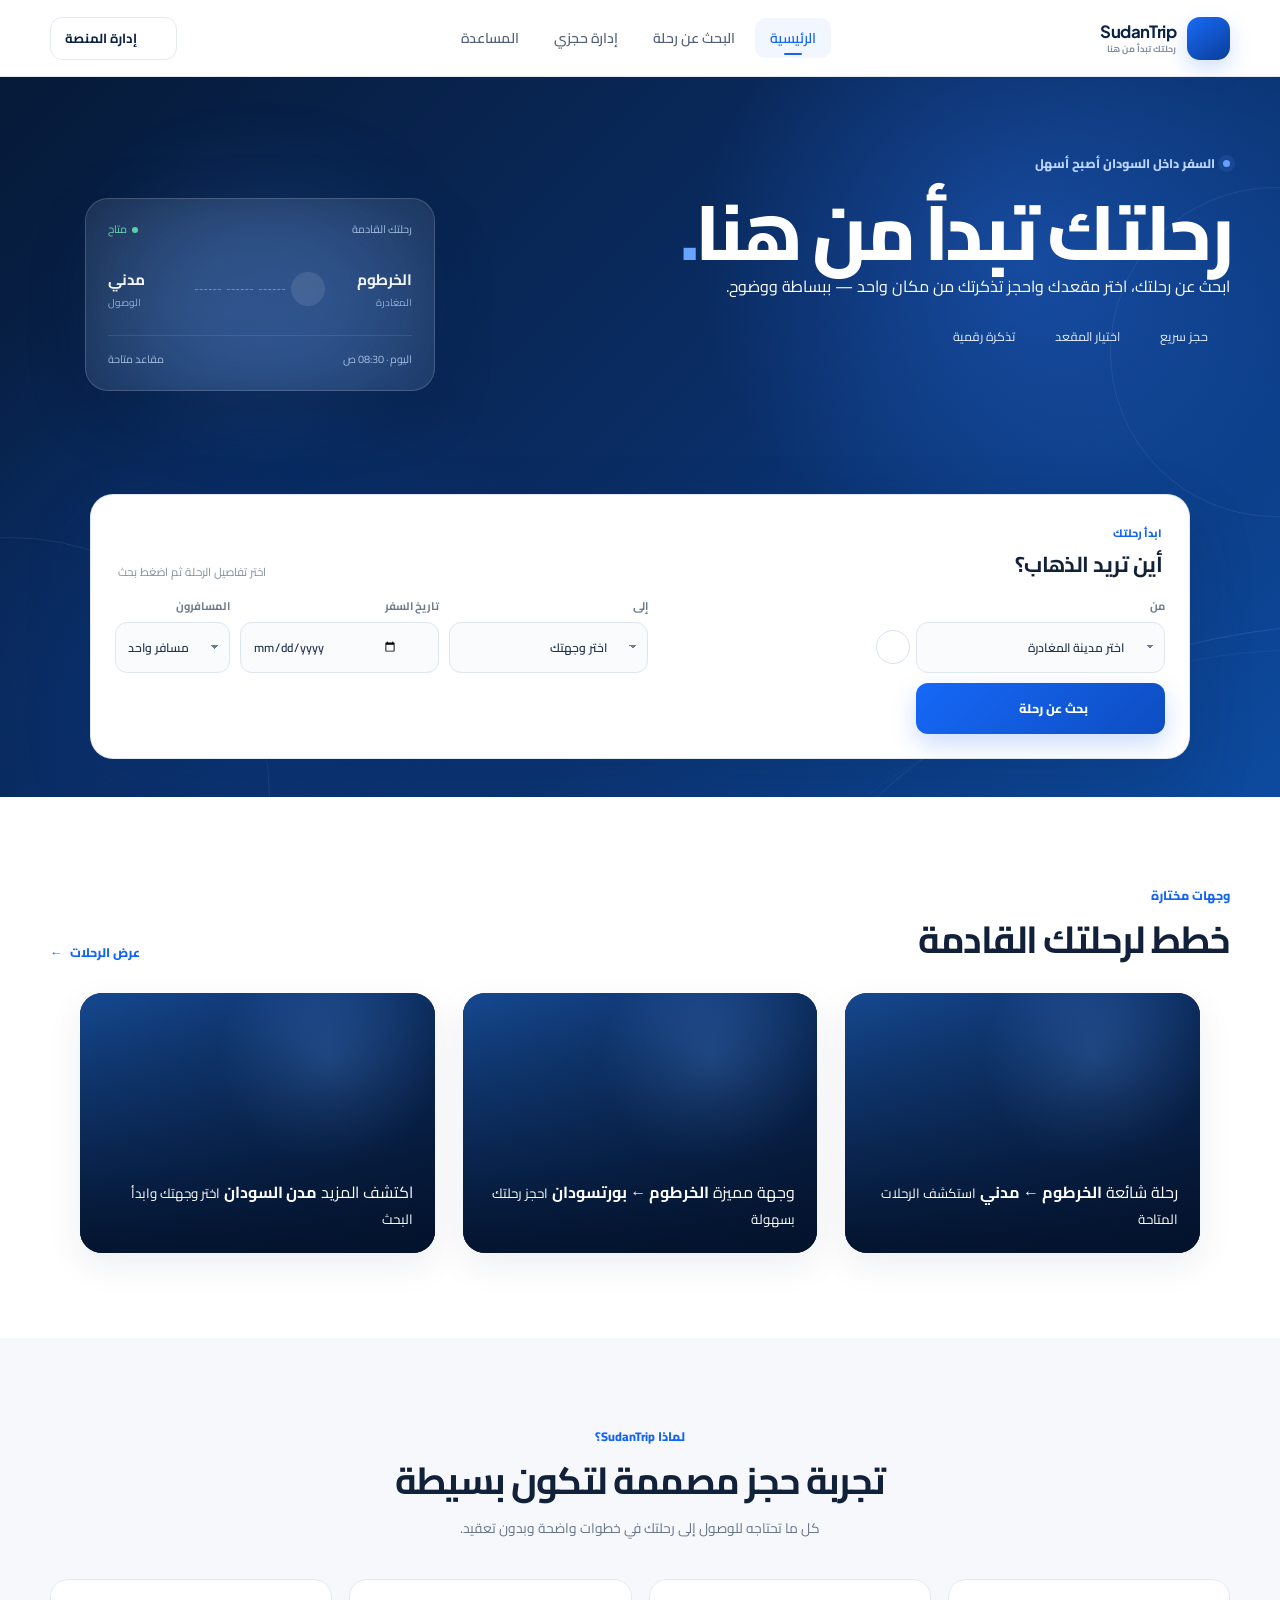
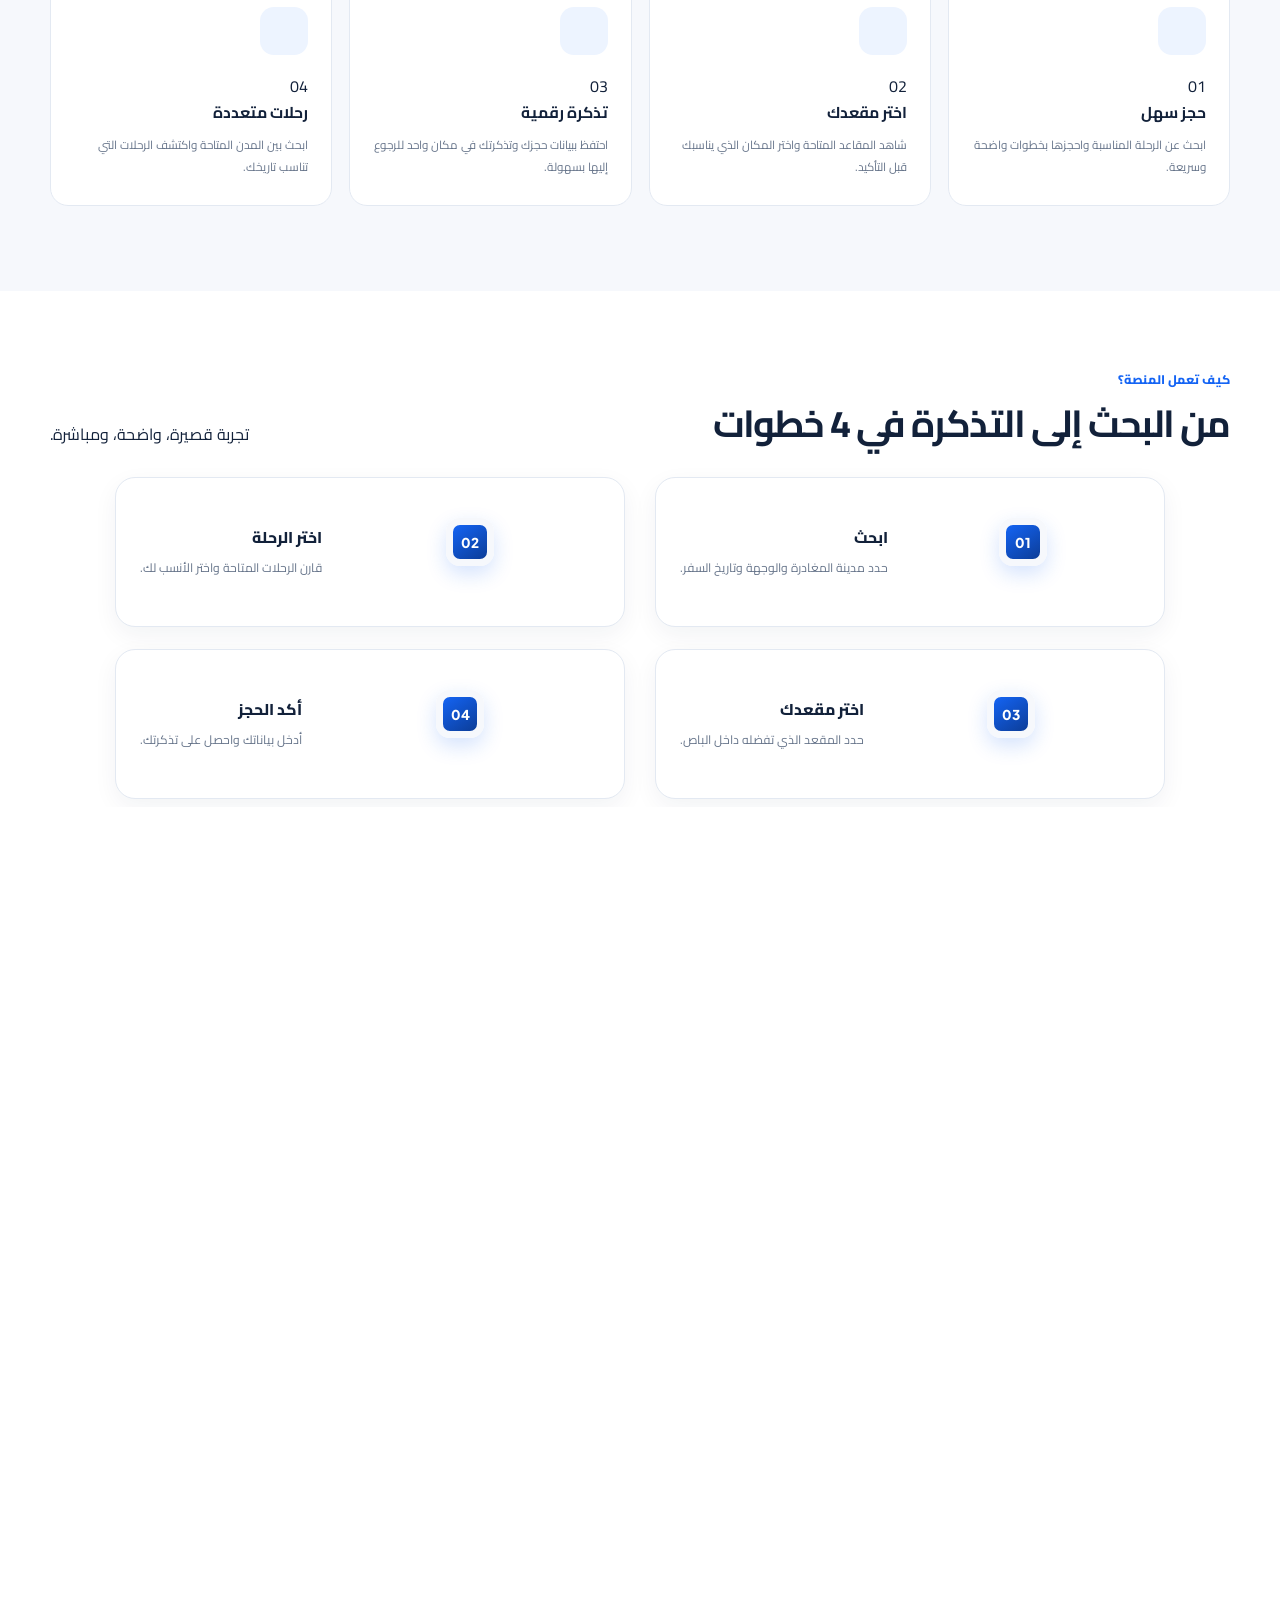
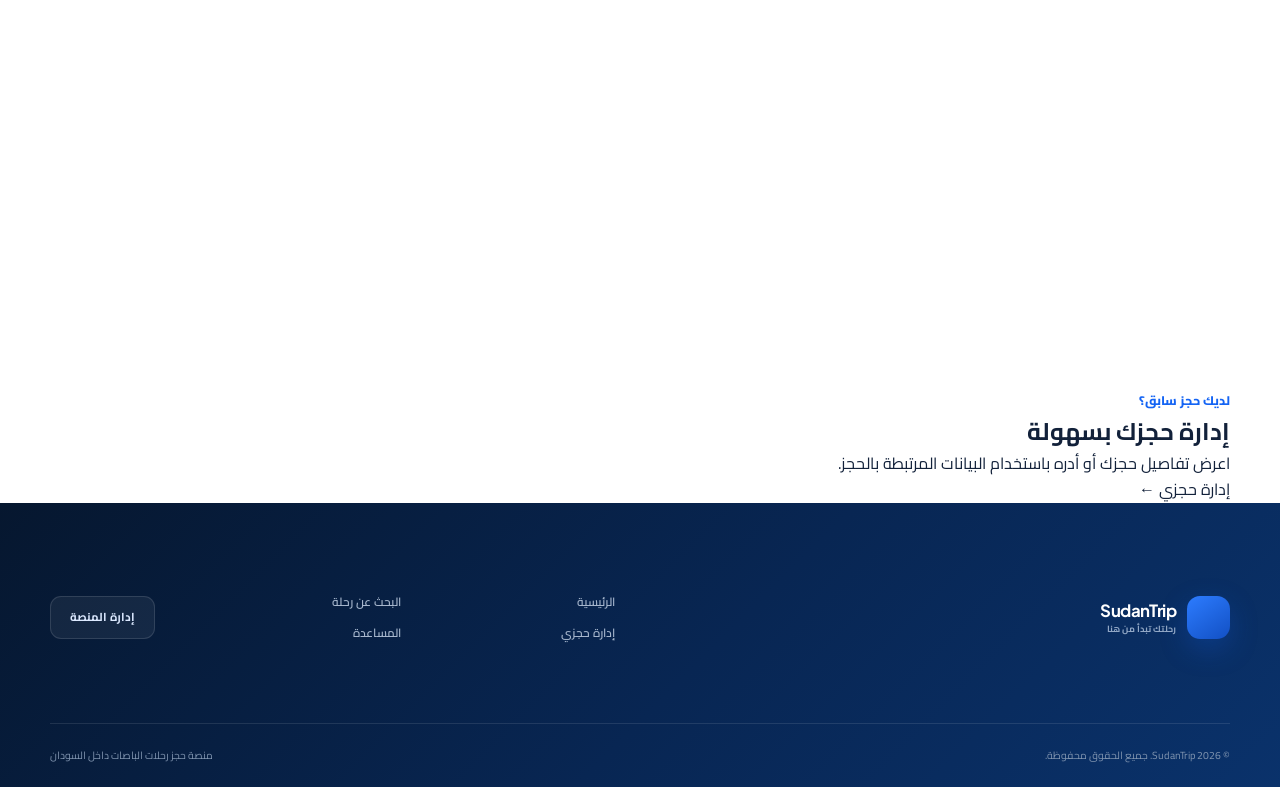
<file: index.html>
<!DOCTYPE html>
<html lang="ar" dir="rtl">
<head>
    <meta charset="UTF-8">
    <meta name="viewport" content="width=device-width, initial-scale=1.0">
    <meta name="description" content="SudanTrip - منصة حجز رحلات الباصات داخل السودان">
    <title>SudanTrip | رحلتك تبدأ من هنا</title>
    <link rel="preconnect" href="https://fonts.googleapis.com">
    <link rel="preconnect" href="https://fonts.gstatic.com" crossorigin>
    <link href="https://fonts.googleapis.com/css2?family=Cairo:wght@400;500;600;700;800&family=Plus+Jakarta+Sans:wght@500;600;700;800&display=swap" rel="stylesheet">
    <link rel="stylesheet" href="css/index.css">
</head>

<body>
    <!-- ================= HEADER ================= -->
    <header class="site-header">
        <div class="container header-inner">
            <a href="index.html" class="brand" aria-label="SudanTrip">
                <span class="brand-mark">
                    <span class="brand-mark-line"></span>
                    <span class="brand-mark-dot"></span>
                </span>
                <span class="brand-copy">
                    <strong>SudanTrip</strong>
                    <small>رحلتك تبدأ من هنا</small>
                </span>
            </a>

            <button class="menu-toggle" type="button" aria-label="فتح القائمة" aria-expanded="false">
                <span></span><span></span><span></span>
            </button>

            <nav class="main-nav" aria-label="التنقل الرئيسي">
                <a href="index.html" class="active">الرئيسية</a>
                <a href="search.html">البحث عن رحلة</a>
                <a href="bookings.html">إدارة حجزي</a>
                <a href="help.html">المساعدة</a>
            </nav>

            <a href="admin/login.html" class="admin-link">
                <span class="admin-icon" aria-hidden="true">
                    <svg viewBox="0 0 24 24" fill="none">
                        <path d="M12 12a4 4 0 1 0 0-8 4 4 0 0 0 0 8Z"/>
                        <path d="M4 21a8 8 0 0 1 16 0"/>
                    </svg>
                </span>
                <span>إدارة المنصة</span>
            </a>
        </div>
    </header>

    <main>
        <!-- ================= HERO ================= -->
        <section class="hero">
            <div class="hero-orb hero-orb-one"></div>
            <div class="hero-orb hero-orb-two"></div>
            <div class="hero-route route-one"></div>
            <div class="hero-route route-two"></div>

            <div class="container hero-inner">
                <div class="hero-copy">
                    <span class="eyebrow light-eyebrow">
                        <span class="eyebrow-dot"></span>
                        السفر داخل السودان أصبح أسهل
                    </span>

                    <h1>رحلتك تبدأ من هنا<span>.</span></h1>

                    <p>
                        ابحث عن رحلتك، اختر مقعدك واحجز تذكرتك
                        من مكان واحد — ببساطة ووضوح.
                    </p>

                    <div class="hero-trust">
                        <span>
                            <svg viewBox="0 0 24 24" fill="none" aria-hidden="true">
                                <path d="m5 12 4 4L19 6"/>
                            </svg>
                            حجز سريع
                        </span>
                        <span>
                            <svg viewBox="0 0 24 24" fill="none" aria-hidden="true">
                                <path d="m5 12 4 4L19 6"/>
                            </svg>
                            اختيار المقعد
                        </span>
                        <span>
                            <svg viewBox="0 0 24 24" fill="none" aria-hidden="true">
                                <path d="m5 12 4 4L19 6"/>
                            </svg>
                            تذكرة رقمية
                        </span>
                    </div>
                </div>

                <div class="hero-visual" aria-hidden="true">
                    <div class="visual-glow"></div>
                    <div class="route-card">
                        <div class="route-card-top">
                            <span>رحلتك القادمة</span>
                            <span class="status-dot">متاح</span>
                        </div>
                        <div class="route-line">
                            <div class="city-point">
                                <strong>الخرطوم</strong>
                                <small>المغادرة</small>
                            </div>
                            <div class="route-middle">
                                <span class="bus-mini">
                                    <svg viewBox="0 0 24 24" fill="none">
                                        <rect x="4" y="4" width="16" height="14" rx="3"/>
                                        <path d="M7 18v2M17 18v2M4 10h16M7 7h.01M17 7h.01"/>
                                    </svg>
                                </span>
                                <i></i><i></i><i></i>
                            </div>
                            <div class="city-point destination">
                                <strong>مدني</strong>
                                <small>الوصول</small>
                            </div>
                        </div>
                        <div class="route-meta">
                            <span>اليوم · 08:30 ص</span>
                            <span>مقاعد متاحة</span>
                        </div>
                    </div>
                </div>

                <!-- ================= SEARCH ================= -->
                <div class="search-panel">
                    <div class="search-panel-head">
                        <div>
                            <span class="search-kicker">ابدأ رحلتك</span>
                            <h2>أين تريد الذهاب؟</h2>
                        </div>
                        <span class="search-hint">اختر تفاصيل الرحلة ثم اضغط بحث</span>
                    </div>

                    <form id="searchForm" class="search-form">
                        <div class="field field-city">
                            <label for="fromCity">من</label>
                            <div class="field-control">
                                <span class="field-icon">
                                    <svg viewBox="0 0 24 24" fill="none" aria-hidden="true">
                                        <path d="M12 21s7-6.1 7-12a7 7 0 1 0-14 0c0 5.9 7 12 7 12Z"/>
                                        <circle cx="12" cy="9" r="2.2"/>
                                    </svg>
                                </span>
                                <select id="fromCity" name="fromCity" required>
                                    <option value="">اختر مدينة المغادرة</option>
                                    <option value="الخرطوم">الخرطوم</option>
                                    <option value="مدني">مدني</option>
                                    <option value="الدويم">الدويم</option>
                                    <option value="القضارف">القضارف</option>
                                    <option value="كسلا">كسلا</option>
                                    <option value="كوستي">كوستي</option>
                                    <option value="أم درمان">أم درمان</option>
                                    <option value="بورتسودان">بورتسودان</option>
                                    <option value="سواكن">سواكن</option>
                                    <option value="نيالا">نيالا</option>
                                    <option value="الفاشر">الفاشر</option>
                                    <option value="الجنينة">الجنينة</option>
                                    <option value="زالنجي">زالنجي</option>
                                    <option value="القطينة">القطينة</option>
                                    <option value="جبل أولياء">جبل أولياء</option>
                                    <option value="ربك">ربك</option>
                                    <option value="سنار">سنار</option>
                                    <option value="المناقل">المناقل</option>
                                </select>
                            </div>
                        </div>

                        <button class="swap-button" type="button" aria-label="تبديل المدن">
                            <svg viewBox="0 0 24 24" fill="none" aria-hidden="true">
                                <path d="M7 7h11l-3-3M17 17H6l3 3"/>
                            </svg>
                        </button>

                        <div class="field field-city">
                            <label for="toCity">إلى</label>
                            <div class="field-control">
                                <span class="field-icon">
                                    <svg viewBox="0 0 24 24" fill="none" aria-hidden="true">
                                        <path d="M12 21s7-6.1 7-12a7 7 0 1 0-14 0c0 5.9 7 12 7 12Z"/>
                                        <circle cx="12" cy="9" r="2.2"/>
                                    </svg>
                                </span>
                                <select id="toCity" name="toCity" required>
                                    <option value="">اختر وجهتك</option>
                                    <option value="الخرطوم">الخرطوم</option>
                                    <option value="مدني">مدني</option>
                                    <option value="الدويم">الدويم</option>
                                    <option value="القضارف">القضارف</option>
                                    <option value="كسلا">كسلا</option>
                                    <option value="كوستي">كوستي</option>
                                    <option value="أم درمان">أم درمان</option>
                                    <option value="بورتسودان">بورتسودان</option>
                                    <option value="سواكن">سواكن</option>
                                    <option value="نيالا">نيالا</option>
                                    <option value="الفاشر">الفاشر</option>
                                    <option value="الجنينة">الجنينة</option>
                                    <option value="زالنجي">زالنجي</option>
                                    <option value="القطينة">القطينة</option>
                                    <option value="جبل أولياء">جبل أولياء</option>
                                    <option value="ربك">ربك</option>
                                    <option value="سنار">سنار</option>
                                    <option value="المناقل">المناقل</option>
                                </select>
                            </div>
                        </div>

                        <div class="field">
                            <label for="travelDate">تاريخ السفر</label>
                            <div class="field-control">
                                <span class="field-icon">
                                    <svg viewBox="0 0 24 24" fill="none" aria-hidden="true">
                                        <rect x="3.5" y="5" width="17" height="15.5" rx="2"/>
                                        <path d="M7 3v4M17 3v4M3.5 9.5h17"/>
                                    </svg>
                                </span>
                                <input type="date" id="travelDate" name="travelDate" required>
                            </div>
                        </div>

                        <div class="field">
                            <label for="passengers">المسافرون</label>
                            <div class="field-control">
                                <span class="field-icon">
                                    <svg viewBox="0 0 24 24" fill="none" aria-hidden="true">
                                        <circle cx="9" cy="8" r="3"/>
                                        <path d="M3.5 20a5.5 5.5 0 0 1 11 0M16 11a3 3 0 1 0 0-6M15.5 15.2A5.4 5.4 0 0 1 20.5 20"/>
                                    </svg>
                                </span>
                                <select id="passengers" name="passengers" required>
                                    <option value="1">مسافر واحد</option>
                                    <option value="2">مسافران</option>
                                    <option value="3">3 مسافرين</option>
                                    <option value="4">4 مسافرين</option>
                                    <option value="5">5 مسافرين</option>
                                </select>
                            </div>
                        </div>

                        <button type="submit" class="search-button">
                            <span>بحث عن رحلة</span>
                            <svg viewBox="0 0 24 24" fill="none" aria-hidden="true">
                                <circle cx="11" cy="11" r="6.5"/>
                                <path d="m16 16 5 5"/>
                            </svg>
                        </button>
                    </form>
                </div>
            </div>
        </section>

        <!-- ================= QUICK DESTINATIONS ================= -->
        <section class="destinations section">
            <div class="container">
                <div class="section-head">
                    <div>
                        <span class="eyebrow">وجهات مختارة</span>
                        <h2>خطط لرحلتك القادمة</h2>
                    </div>
                    <a href="search.html" class="text-link">
                        عرض الرحلات
                        <span>←</span>
                    </a>
                </div>

                <div class="destination-grid">
                    <a href="search.html" class="destination-card destination-main">
                        <div class="destination-overlay"></div>
                        <div class="destination-content">
                            <span>رحلة شائعة</span>
                            <strong>الخرطوم <b>←</b> مدني</strong>
                            <small>استكشف الرحلات المتاحة</small>
                        </div>
                    </a>

                    <a href="search.html" class="destination-card destination-second">
                        <div class="destination-overlay"></div>
                        <div class="destination-content">
                            <span>وجهة مميزة</span>
                            <strong>الخرطوم <b>←</b> بورتسودان</strong>
                            <small>احجز رحلتك بسهولة</small>
                        </div>
                    </a>

                    <a href="search.html" class="destination-card destination-third">
                        <div class="destination-overlay"></div>
                        <div class="destination-content">
                            <span>اكتشف المزيد</span>
                            <strong>مدن السودان</strong>
                            <small>اختر وجهتك وابدأ البحث</small>
                        </div>
                    </a>
                </div>
            </div>
        </section>

        <!-- ================= FEATURES ================= -->
        <section class="features section section-muted">
            <div class="container">
                <div class="center-heading">
                    <span class="eyebrow">لماذا SudanTrip؟</span>
                    <h2>تجربة حجز مصممة لتكون بسيطة</h2>
                    <p>كل ما تحتاجه للوصول إلى رحلتك في خطوات واضحة وبدون تعقيد.</p>
                </div>

                <div class="features-grid">
                    <article class="feature-card">
                        <div class="feature-icon">
                            <svg viewBox="0 0 24 24" fill="none" aria-hidden="true">
                                <rect x="4" y="3.5" width="16" height="17" rx="3"/>
                                <path d="M8 8h8M8 12h5M8 16h8"/>
                            </svg>
                        </div>
                        <span class="feature-number">01</span>
                        <h3>حجز سهل</h3>
                        <p>ابحث عن الرحلة المناسبة واحجزها بخطوات واضحة وسريعة.</p>
                    </article>

                    <article class="feature-card">
                        <div class="feature-icon">
                            <svg viewBox="0 0 24 24" fill="none" aria-hidden="true">
                                <path d="M6 4.5h12v15H6z"/>
                                <path d="M9 7.5h6M9 11.5h6M9 15.5h3"/>
                            </svg>
                        </div>
                        <span class="feature-number">02</span>
                        <h3>اختر مقعدك</h3>
                        <p>شاهد المقاعد المتاحة واختر المكان الذي يناسبك قبل التأكيد.</p>
                    </article>

                    <article class="feature-card">
                        <div class="feature-icon">
                            <svg viewBox="0 0 24 24" fill="none" aria-hidden="true">
                                <path d="M5 4.5h14v15H5z"/>
                                <path d="M8 8h8M8 12h5M8 16h6"/>
                            </svg>
                        </div>
                        <span class="feature-number">03</span>
                        <h3>تذكرة رقمية</h3>
                        <p>احتفظ ببيانات حجزك وتذكرتك في مكان واحد للرجوع إليها بسهولة.</p>
                    </article>

                    <article class="feature-card">
                        <div class="feature-icon">
                            <svg viewBox="0 0 24 24" fill="none" aria-hidden="true">
                                <path d="M4 7h16v10H4z"/>
                                <path d="M7 17v2M17 17v2M4 11h16M8 9h.01M16 9h.01"/>
                            </svg>
                        </div>
                        <span class="feature-number">04</span>
                        <h3>رحلات متعددة</h3>
                        <p>ابحث بين المدن المتاحة واكتشف الرحلات التي تناسب تاريخك.</p>
                    </article>
                </div>
            </div>
        </section>

        <!-- ================= HOW IT WORKS ================= -->
        <section class="how-it-works section">
            <div class="container">
                <div class="section-head">
                    <div>
                        <span class="eyebrow">كيف تعمل المنصة؟</span>
                        <h2>من البحث إلى التذكرة في 4 خطوات</h2>
                    </div>
                    <p class="section-note">تجربة قصيرة، واضحة، ومباشرة.</p>
                </div>

                <div class="steps">
                    <div class="step">
                        <span class="step-number">01</span>
                        <div>
                            <h3>ابحث</h3>
                            <p>حدد مدينة المغادرة والوجهة وتاريخ السفر.</p>
                        </div>
                    </div>
                    <div class="step">
                        <span class="step-number">02</span>
                        <div>
                            <h3>اختر الرحلة</h3>
                            <p>قارن الرحلات المتاحة واختر الأنسب لك.</p>
                        </div>
                    </div>
                    <div class="step">
                        <span class="step-number">03</span>
                        <div>
                            <h3>اختر مقعدك</h3>
                            <p>حدد المقعد الذي تفضله داخل الباص.</p>
                        </div>
                    </div>
                    <div class="step">
                        <span class="step-number">04</span>
                        <div>
                            <h3>أكد الحجز</h3>
                            <p>أدخل بياناتك واحصل على تذكرتك.</p>
                        </div>
                    </div>
                </div>
            </div>
        </section>

        <!-- ================= MANAGE BOOKING ================= -->
        <section class="manage-booking">
            <div class="container">
                <div class="manage-card">
                    <div class="manage-icon">
                        <svg viewBox="0 0 24 24" fill="none" aria-hidden="true">
                            <path d="M5 5.5h14v13H5z"/>
                            <path d="M8 9h8M8 13h5"/>
                        </svg>
                    </div>
                    <div class="manage-copy">
                        <span class="eyebrow">لديك حجز سابق؟</span>
                        <h2>إدارة حجزك بسهولة</h2>
                        <p>اعرض تفاصيل حجزك أو أدره باستخدام البيانات المرتبطة بالحجز.</p>
                    </div>
                    <a href="bookings.html" class="manage-button">
                        إدارة حجزي
                        <span>←</span>
                    </a>
                </div>
            </div>
        </section>
    </main>

    <!-- ================= FOOTER ================= -->
    <footer class="site-footer">
        <div class="container">
            <div class="footer-top">
                <a href="index.html" class="brand footer-brand">
                    <span class="brand-mark">
                        <span class="brand-mark-line"></span>
                        <span class="brand-mark-dot"></span>
                    </span>
                    <span class="brand-copy">
                        <strong>SudanTrip</strong>
                        <small>رحلتك تبدأ من هنا</small>
                    </span>
                </a>

                <div class="footer-links">
                    <a href="index.html">الرئيسية</a>
                    <a href="search.html">البحث عن رحلة</a>
                    <a href="bookings.html">إدارة حجزي</a>
                    <a href="help.html">المساعدة</a>
                </div>

                <a href="admin/login.html" class="footer-admin">إدارة المنصة</a>
            </div>

            <div class="footer-bottom">
                <p>© 2026 SudanTrip. جميع الحقوق محفوظة.</p>
                <p>منصة حجز رحلات الباصات داخل السودان</p>
            </div>
        </div>
    </footer>

    <script src="js/app.js"></script>
    <script>
        // Swap departure/destination without touching the existing app.js logic.
        document.addEventListener("DOMContentLoaded", function () {
            const swapButton = document.querySelector(".swap-button");
            const fromCity = document.getElementById("fromCity");
            const toCity = document.getElementById("toCity");

            if (swapButton && fromCity && toCity) {
                swapButton.addEventListener("click", function () {
                    const fromValue = fromCity.value;
                    fromCity.value = toCity.value;
                    toCity.value = fromValue;
                });
            }
        });
    </script>
</body>
</html>
</file>
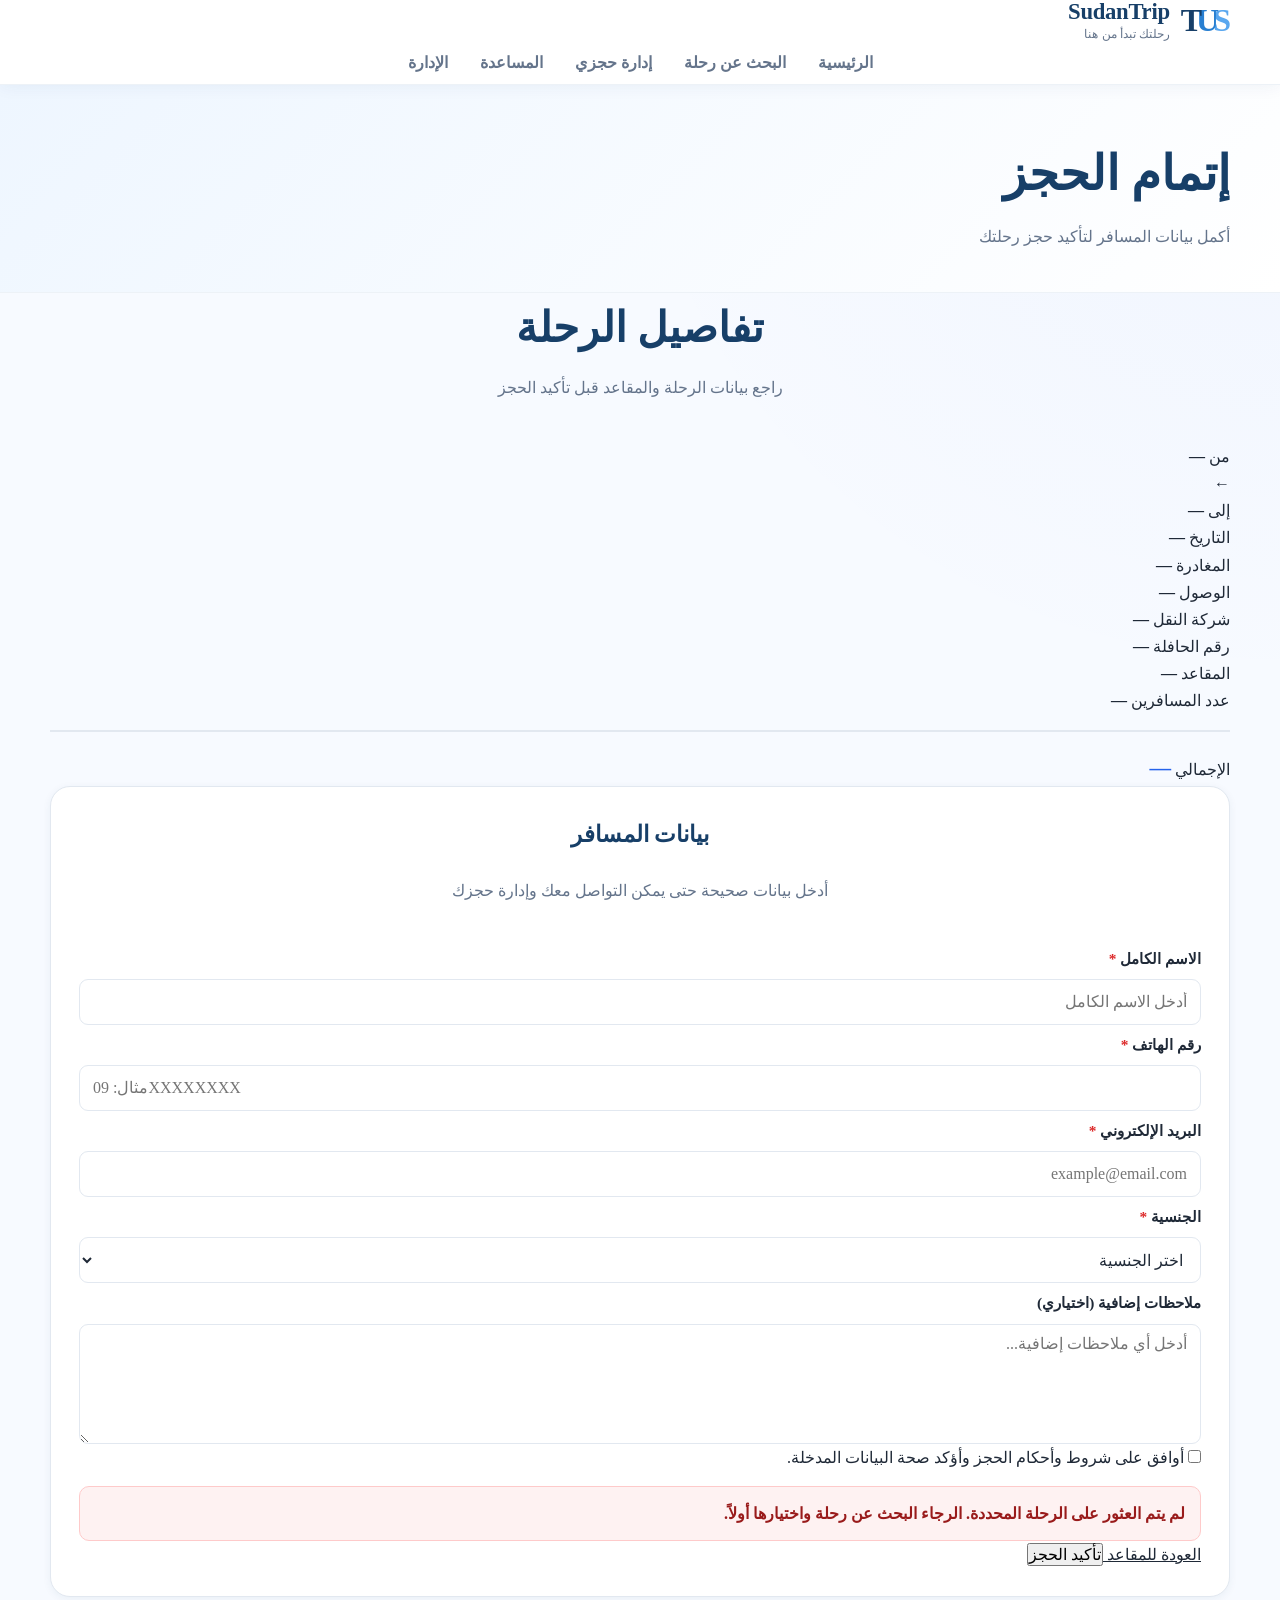
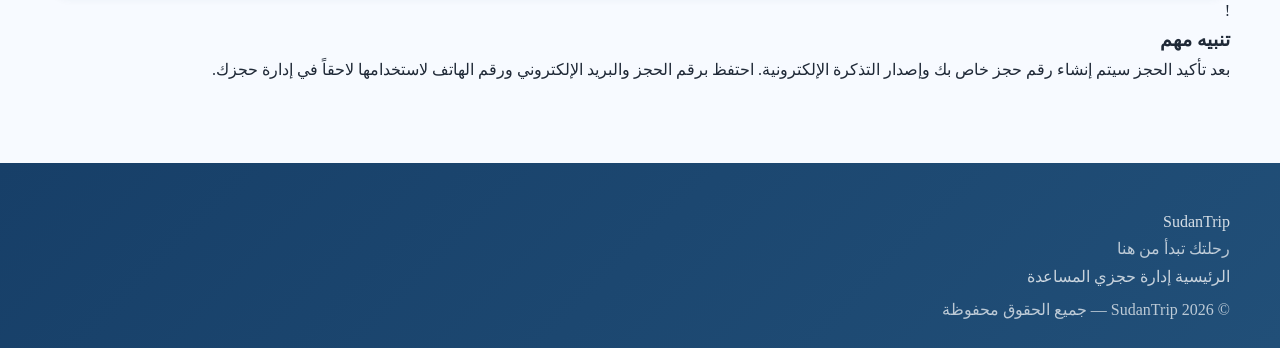
<file: booking.html>
<!DOCTYPE html>
<html lang="ar" dir="rtl">
<head>
    <meta charset="UTF-8">
    <meta name="viewport" content="width=device-width, initial-scale=1.0">

    <title>إتمام الحجز - SudanTrip</title>

    <link rel="stylesheet" href="css/style.css">
</head>

<body>

    <!-- ================= HEADER ================= -->
    <header class="site-header">

        <div class="container header-content">

            <div class="logo">
    <a href="index.html" class="brand-logo" aria-label="SudanTrip - رحلتك تبدأ من هنا">
        <span class="brand-mark" aria-hidden="true">
            <span class="logo-s">S</span><span class="logo-u">U</span><span class="logo-t">T</span>
        </span>

        <span class="brand-info">
            <span class="brand-name">SudanTrip</span>
            <span class="brand-tagline">رحلتك تبدأ من هنا</span>
        </span>
    </a>
            </div>
            <nav class="main-nav">
                <a href="index.html">الرئيسية</a>
                <a href="index.html#search">البحث عن رحلة</a>
                <a href="bookings.html">إدارة حجزي</a>
                <a href="help.html">المساعدة</a>
                <a href="admin/login.html" class="admin-link">الإدارة</a>
            </nav>

        </div>

    </header>


    <!-- ================= PAGE HERO ================= -->
    <section class="page-hero">

        <div class="container">

            <h1>إتمام الحجز</h1>

            <p>
                أكمل بيانات المسافر لتأكيد حجز رحلتك
            </p>

        </div>

    </section>


    <!-- ================= MAIN ================= -->
    <main class="booking-section">

        <div class="container booking-container">


            <!-- ================= TRIP INFORMATION ================= -->
            <section class="booking-trip-card">

                <div class="section-heading">

                    <h2>تفاصيل الرحلة</h2>

                    <p>
                        راجع بيانات الرحلة والمقاعد قبل تأكيد الحجز
                    </p>

                </div>


                <div id="bookingTripInfo" class="booking-trip-info">

                    <div class="booking-route">

                        <div class="booking-location">

                            <span class="booking-label">
                                من
                            </span>

                            <strong id="bookingFrom">
                                —
                            </strong>

                        </div>


                        <div class="booking-arrow">
                            ←
                        </div>


                        <div class="booking-location">

                            <span class="booking-label">
                                إلى
                            </span>

                            <strong id="bookingTo">
                                —
                            </strong>

                        </div>

                    </div>


                    <div class="booking-trip-details">

                        <div class="booking-detail">
                            <span>التاريخ</span>
                            <strong id="bookingDate">—</strong>
                        </div>

                        <div class="booking-detail">
                            <span>المغادرة</span>
                            <strong id="bookingDeparture">—</strong>
                        </div>

                        <div class="booking-detail">
                            <span>الوصول</span>
                            <strong id="bookingArrival">—</strong>
                        </div>

                        <div class="booking-detail">
                            <span>شركة النقل</span>
                            <strong id="bookingCompany">—</strong>
                        </div>

                        <div class="booking-detail">
                            <span>رقم الحافلة</span>
                            <strong id="bookingBus">—</strong>
                        </div>

                        <div class="booking-detail">
                            <span>المقاعد</span>
                            <strong id="bookingSeats">—</strong>
                        </div>

                        <div class="booking-detail">
                            <span>عدد المسافرين</span>
                            <strong id="bookingPassengers">—</strong>
                        </div>

                        <div class="booking-detail booking-total">
                            <span>الإجمالي</span>
                            <strong id="bookingTotal">—</strong>
                        </div>

                    </div>

                </div>

            </section>


            <!-- ================= PASSENGER FORM ================= -->
            <section class="booking-form-card">

                <div class="section-heading">

                    <h2>بيانات المسافر</h2>

                    <p>
                        أدخل بيانات صحيحة حتى يمكن التواصل معك وإدارة حجزك
                    </p>

                </div>


                <form id="bookingForm" novalidate>


                    <!-- NAME -->
                    <div class="form-group">

                        <label for="passengerName">
                            الاسم الكامل
                            <span class="required">*</span>
                        </label>

                        <input
                            type="text"
                            id="passengerName"
                            name="passengerName"
                            placeholder="أدخل الاسم الكامل"
                            autocomplete="name"
                            required
                        >

                        <small
                            id="passengerNameError"
                            class="field-error">
                        </small>

                    </div>


                    <!-- PHONE -->
                    <div class="form-group">

                        <label for="phone">
                            رقم الهاتف
                            <span class="required">*</span>
                        </label>

                        <input
                            type="tel"
                            id="phone"
                            name="phone"
                            placeholder="مثال: 09XXXXXXXX"
                            autocomplete="tel"
                            required
                        >

                        <small
                            id="phoneError"
                            class="field-error">
                        </small>

                    </div>


                    <!-- EMAIL -->
                    <div class="form-group">

                        <label for="email">
                            البريد الإلكتروني
                            <span class="required">*</span>
                        </label>

                        <input
                            type="email"
                            id="email"
                            name="email"
                            placeholder="example@email.com"
                            autocomplete="email"
                            required
                        >

                        <small
                            id="emailError"
                            class="field-error">
                        </small>

                    </div>


                    <!-- NATIONALITY -->
                    <div class="form-group">

                        <label for="nationality">
                            الجنسية
                            <span class="required">*</span>
                        </label>

                        <select
                            id="nationality"
                            name="nationality"
                            required
                        >

                            <option value="">
                                اختر الجنسية
                            </option>

                            <option value="سوداني">
                                سوداني
                            </option>

                            <option value="أخرى">
                                أخرى
                            </option>

                        </select>

                        <small
                            id="nationalityError"
                            class="field-error">
                        </small>

                    </div>


                    <!-- NOTES -->
                    <div class="form-group full-width">

                        <label for="notes">
                            ملاحظات إضافية
                            <span class="optional">
                                (اختياري)
                            </span>
                        </label>

                        <textarea
                            id="notes"
                            name="notes"
                            rows="4"
                            placeholder="أدخل أي ملاحظات إضافية..."
                        ></textarea>

                    </div>


                    <!-- TERMS -->
                    <div class="booking-terms">

                        <label class="checkbox-label">

                            <input
                                type="checkbox"
                                id="agreeTerms"
                                name="agreeTerms"
                                required
                            >

                            <span>
                                أوافق على شروط وأحكام الحجز وأؤكد صحة
                                البيانات المدخلة.
                            </span>

                        </label>

                        <small
                            id="termsError"
                            class="field-error">
                        </small>

                    </div>


                    <!-- MESSAGE -->
                    <div
                        id="bookingMessage"
                        class="booking-message"
                        role="alert"
                        aria-live="polite">
                    </div>


                    <!-- ACTIONS -->
                    <div class="booking-actions">

                        <a
                            href="seats.html"
                            class="secondary-btn">
                            العودة للمقاعد
                        </a>

                        <button
                            type="submit"
                            id="confirmBookingBtn"
                            class="primary-btn">
                            تأكيد الحجز
                        </button>

                    </div>

                </form>

            </section>


            <!-- ================= NOTICE ================= -->
            <section class="booking-notice">

                <div class="notice-icon">
                    !
                </div>

                <div class="notice-content">

                    <h3>
                        تنبيه مهم
                    </h3>

                    <p>
                        بعد تأكيد الحجز سيتم إنشاء رقم حجز خاص بك وإصدار
                        التذكرة الإلكترونية. احتفظ برقم الحجز والبريد
                        الإلكتروني ورقم الهاتف لاستخدامها لاحقاً في إدارة
                        حجزك.
                    </p>

                </div>

            </section>

        </div>

    </main>


    <!-- ================= FOOTER ================= -->
    <footer class="site-footer">

        <div class="container footer-content">

            <div class="footer-brand">

                <div class="footer-logo">
                    SudanTrip
                </div>

                <p>
                    رحلتك تبدأ من هنا
                </p>

            </div>


            <div class="footer-links">

                <a href="index.html">
                    الرئيسية
                </a>

                <a href="bookings.html">
                    إدارة حجزي
                </a>

                <a href="help.html">
                    المساعدة
                </a>

            </div>


            <div class="footer-copy">

                <p>
                    © 2026 SudanTrip — جميع الحقوق محفوظة
                </p>

            </div>

        </div>

    </footer>


    <!-- JavaScript -->
    <script src="js/app.js"></script>
    <script src="js/booking.js"></script>

</body>
</html>
</file>
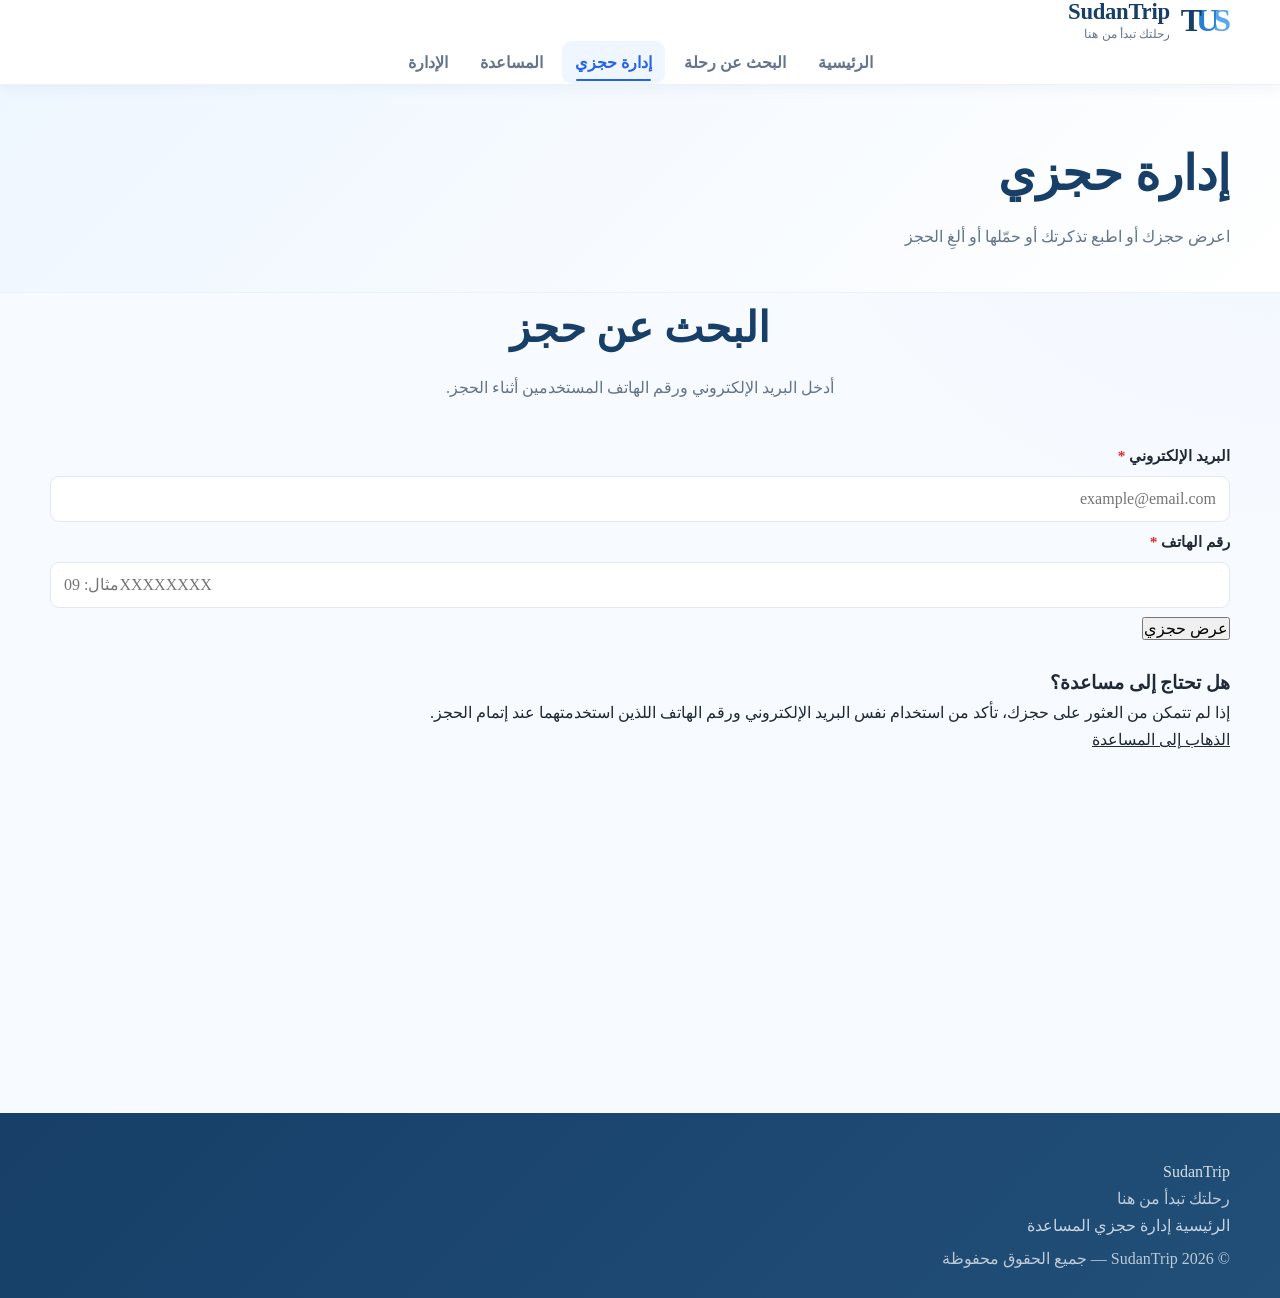
<file: bookings.html>
<!DOCTYPE html>
<html lang="ar" dir="rtl">
<head>
    <meta charset="UTF-8">
    <meta name="viewport" content="width=device-width, initial-scale=1.0">

    <title>إدارة حجزي - SudanTrip</title>

    <link rel="stylesheet" href="css/style.css">
</head>

<body>

    <!-- ================= HEADER ================= -->
    <header class="site-header">

        <div class="container header-content">

          <div class="logo">
    <a href="index.html" class="brand-logo" aria-label="SudanTrip - رحلتك تبدأ من هنا">
        <span class="brand-mark" aria-hidden="true">
            <span class="logo-s">S</span><span class="logo-u">U</span><span class="logo-t">T</span>
        </span>

        <span class="brand-info">
            <span class="brand-name">SudanTrip</span>
            <span class="brand-tagline">رحلتك تبدأ من هنا</span>
        </span>
    </a>
          </div>

            <nav class="main-nav">

                <a href="index.html">
                    الرئيسية
                </a>

                <a href="index.html#search">
                    البحث عن رحلة
                </a>

                <a href="bookings.html" class="active">
                    إدارة حجزي
                </a>

                <a href="help.html">
                    المساعدة
                </a>

                <a
                    href="admin/login.html"
                    class="admin-link">
                    الإدارة
                </a>

            </nav>

        </div>

    </header>


    <!-- ================= PAGE HERO ================= -->
    <section class="page-hero">

        <div class="container">

            <h1>
                إدارة حجزي
            </h1>

            <p>
                اعرض حجزك أو اطبع تذكرتك أو حمّلها أو ألغِ الحجز
            </p>

        </div>

    </section>


    <!-- ================= MAIN ================= -->
    <main class="bookings-section">

        <div class="container bookings-container">


            <!-- ================= SEARCH ================= -->
            <section class="manage-booking-card">

                <div class="section-heading">

                    <h2>
                        البحث عن حجز
                    </h2>

                    <p>
                        أدخل البريد الإلكتروني ورقم الهاتف المستخدمين
                        أثناء الحجز.
                    </p>

                </div>


                <form
                    id="manageBookingForm"
                    novalidate>


                    <!-- EMAIL -->
                    <div class="form-group">

                        <label for="bookingEmail">
                            البريد الإلكتروني
                            <span class="required">*</span>
                        </label>

                        <input
                            type="email"
                            id="bookingEmail"
                            name="bookingEmail"
                            placeholder="example@email.com"
                            autocomplete="email"
                            required
                        >

                        <small
                            id="bookingEmailError"
                            class="field-error">
                        </small>

                    </div>


                    <!-- PHONE -->
                    <div class="form-group">

                        <label for="bookingPhone">
                            رقم الهاتف
                            <span class="required">*</span>
                        </label>

                        <input
                            type="tel"
                            id="bookingPhone"
                            name="bookingPhone"
                            placeholder="مثال: 09XXXXXXXX"
                            autocomplete="tel"
                            required
                        >

                        <small
                            id="bookingPhoneError"
                            class="field-error">
                        </small>

                    </div>


                    <button
                        type="submit"
                        id="findBookingBtn"
                        class="primary-btn">
                        عرض حجزي
                    </button>

                </form>

            </section>


            <!-- ================= RESULT MESSAGE ================= -->
            <div
                id="bookingResult"
                class="booking-result"
                aria-live="polite">

                <!-- يتم عرض نتيجة البحث هنا بواسطة JavaScript -->

            </div>


            <!-- ================= BOOKING DETAILS ================= -->
            <section
                id="managedBooking"
                class="managed-booking-card"
                hidden>


                <!-- HEADER -->
                <div class="managed-booking-header">

                    <div>

                        <span class="booking-status-label">
                            حالة الحجز
                        </span>

                        <strong
                            id="managedBookingStatus"
                            class="booking-status">
                            مؤكد
                        </strong>

                    </div>


                    <div class="booking-reference-box">

                        <span>
                            رقم الحجز
                        </span>

                        <strong id="managedBookingReference">
                            —
                        </strong>

                    </div>

                </div>


                <!-- ROUTE -->
                <div class="managed-route">

                    <div class="managed-location">

                        <span>
                            من
                        </span>

                        <strong id="managedFrom">
                            —
                        </strong>

                        <small id="managedDeparture">
                            —
                        </small>

                    </div>


                    <div class="managed-route-arrow">
                        ←
                    </div>


                    <div class="managed-location">

                        <span>
                            إلى
                        </span>

                        <strong id="managedTo">
                            —
                        </strong>

                        <small id="managedArrival">
                            —
                        </small>

                    </div>

                </div>


                <!-- TRIP DETAILS -->
                <div class="managed-booking-details">

                    <div class="managed-detail">

                        <span>
                            التاريخ
                        </span>

                        <strong id="managedDate">
                            —
                        </strong>

                    </div>


                    <div class="managed-detail">

                        <span>
                            شركة النقل
                        </span>

                        <strong id="managedCompany">
                            —
                        </strong>

                    </div>


                    <div class="managed-detail">

                        <span>
                            رقم الحافلة
                        </span>

                        <strong id="managedBus">
                            —
                        </strong>

                    </div>


                    <div class="managed-detail">

                        <span>
                            المقاعد
                        </span>

                        <strong id="managedSeats">
                            —
                        </strong>

                    </div>


                    <div class="managed-detail">

                        <span>
                            عدد المسافرين
                        </span>

                        <strong id="managedPassengers">
                            —
                        </strong>

                    </div>


                    <div class="managed-detail">

                        <span>
                            الإجمالي
                        </span>

                        <strong id="managedTotal">
                            —
                        </strong>

                    </div>

                </div>


                <!-- PASSENGER -->
                <div class="managed-passenger">

                    <h3>
                        بيانات المسافر
                    </h3>


                    <div class="managed-passenger-grid">

                        <div>

                            <span>
                                الاسم
                            </span>

                            <strong id="managedPassengerName">
                                —
                            </strong>

                        </div>


                        <div>

                            <span>
                                الهاتف
                            </span>

                            <strong id="managedPassengerPhone">
                                —
                            </strong>

                        </div>


                        <div>

                            <span>
                                البريد الإلكتروني
                            </span>

                            <strong id="managedPassengerEmail">
                                —
                            </strong>

                        </div>


                        <div>

                            <span>
                                الجنسية
                            </span>

                            <strong id="managedNationality">
                                —
                            </strong>

                        </div>

                    </div>

                </div>


                <!-- ACTIONS -->
                <div class="managed-booking-actions">


                    <!-- PRINT -->
                    <button
                        type="button"
                        id="printBookingTicket"
                        class="secondary-btn">

                        🖨
                        طباعة التذكرة

                    </button>


                    <!-- PDF -->
                    <button
                        type="button"
                        id="downloadBookingPdf"
                        class="primary-btn">

                        📄
                        تحميل التذكرة PDF

                    </button>


                    <!-- CANCEL -->
                    <button
                        type="button"
                        id="cancelBooking"
                        class="danger-btn">

                        ✕
                        إلغاء الحجز

                    </button>

                </div>


                <!-- CANCEL CONFIRMATION -->
                <div
                    id="cancelBookingBox"
                    class="cancel-booking-box"
                    hidden>

                    <h3>
                        تأكيد إلغاء الحجز
                    </h3>

                    <p>
                        هل أنت متأكد من رغبتك في إلغاء هذا الحجز؟
                        لا يمكن التراجع عن عملية الإلغاء بعد تأكيدها.
                    </p>


                    <div class="cancel-actions">

                        <button
                            type="button"
                            id="confirmCancelBooking"
                            class="danger-btn">

                            نعم، إلغاء الحجز

                        </button>


                        <button
                            type="button"
                            id="closeCancelBox"
                            class="secondary-btn">

                            تراجع

                        </button>

                    </div>

                </div>


                <!-- MANAGEMENT MESSAGE -->
                <div
                    id="bookingManagementMessage"
                    class="booking-message"
                    role="alert"
                    aria-live="polite">
                </div>

            </section>


            <!-- ================= HELP ================= -->
            <section class="booking-help-card">

                <h3>
                    هل تحتاج إلى مساعدة؟
                </h3>

                <p>
                    إذا لم تتمكن من العثور على حجزك، تأكد من استخدام
                    نفس البريد الإلكتروني ورقم الهاتف اللذين استخدمتهما
                    عند إتمام الحجز.
                </p>

                <a
                    href="help.html"
                    class="secondary-btn">

                    الذهاب إلى المساعدة

                </a>

            </section>

        </div>

    </main>


    <!-- ================= FOOTER ================= -->
    <footer class="site-footer">

        <div class="container footer-content">


            <div class="footer-brand">

                <div class="footer-logo">
                    SudanTrip
                </div>

                <p>
                    رحلتك تبدأ من هنا
                </p>

            </div>


            <div class="footer-links">

                <a href="index.html">
                    الرئيسية
                </a>

                <a href="bookings.html">
                    إدارة حجزي
                </a>

                <a href="help.html">
                    المساعدة
                </a>

            </div>


            <div class="footer-copy">

                <p>
                    © 2026 SudanTrip — جميع الحقوق محفوظة
                </p>

            </div>

        </div>

    </footer>


    <!-- JavaScript -->
    <script src="js/app.js"></script>
    <script src="js/booking.js"></script>

</body>
</html>
</file>
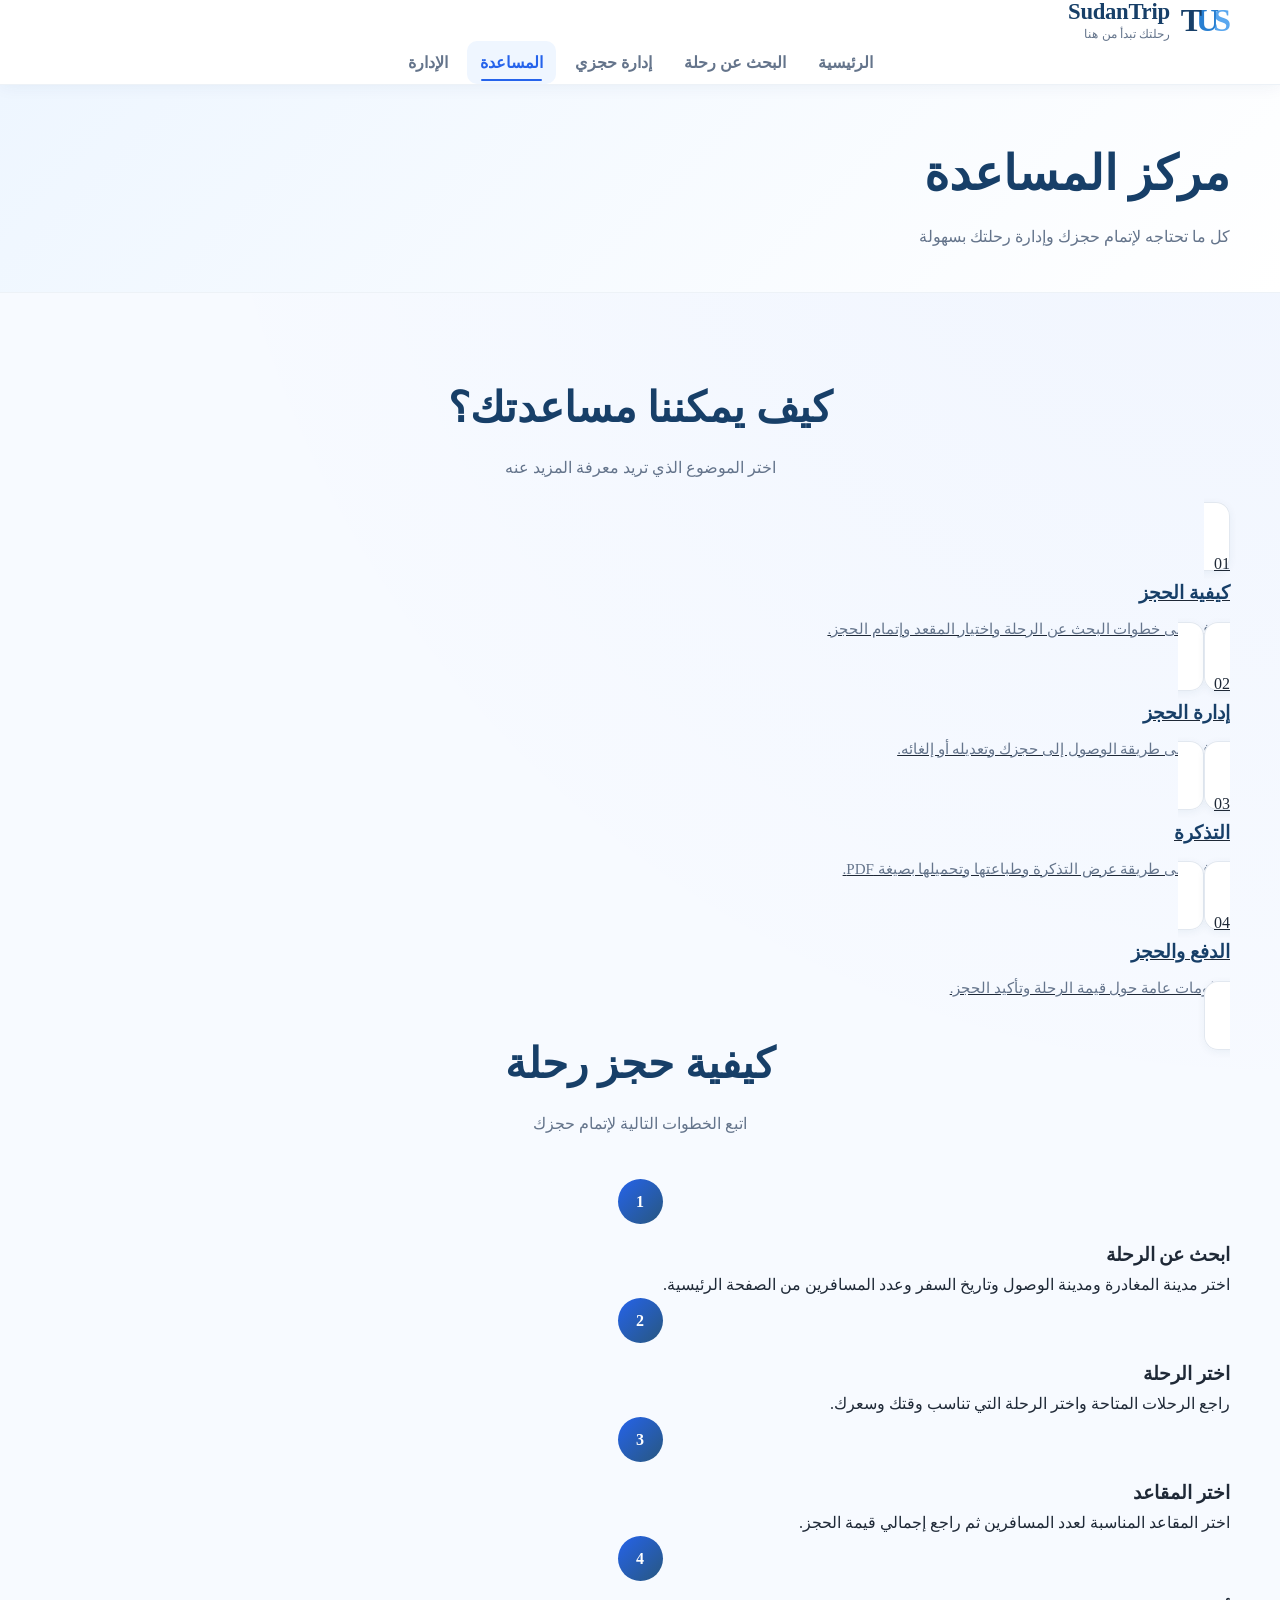
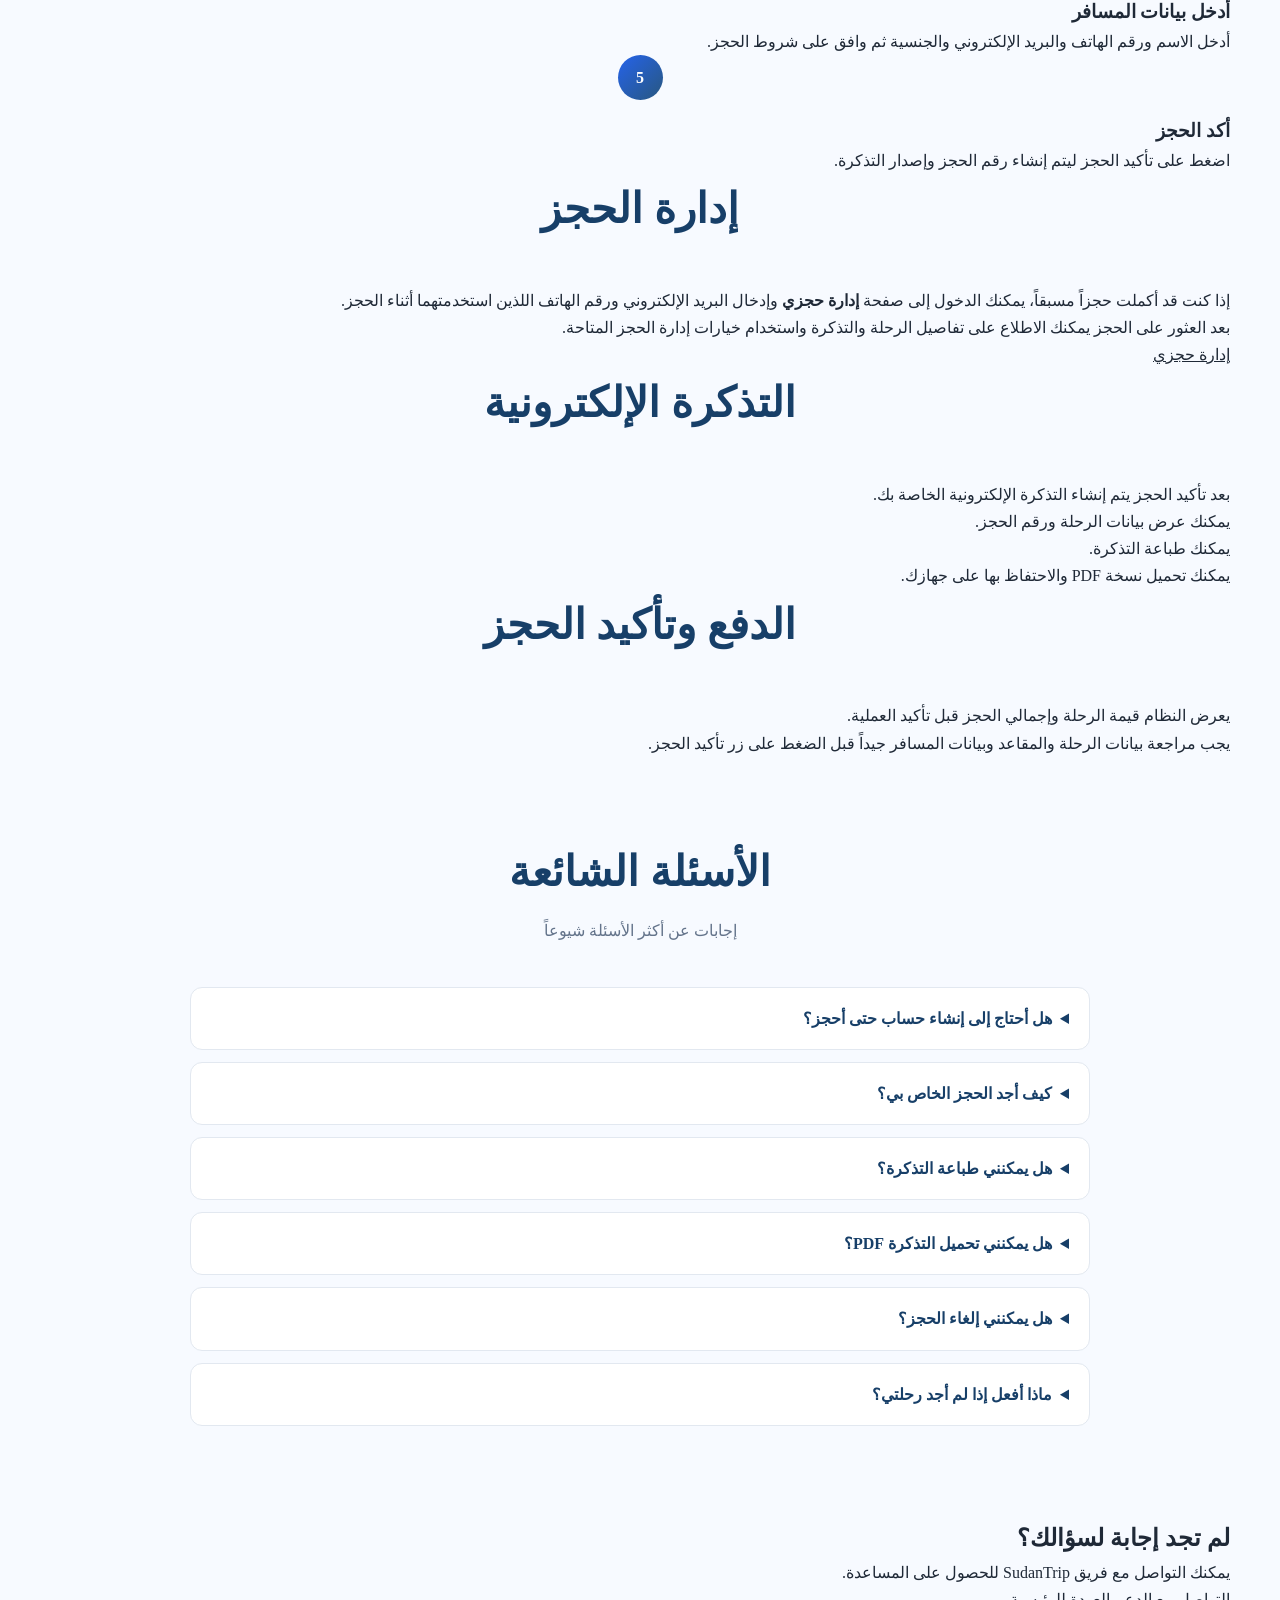
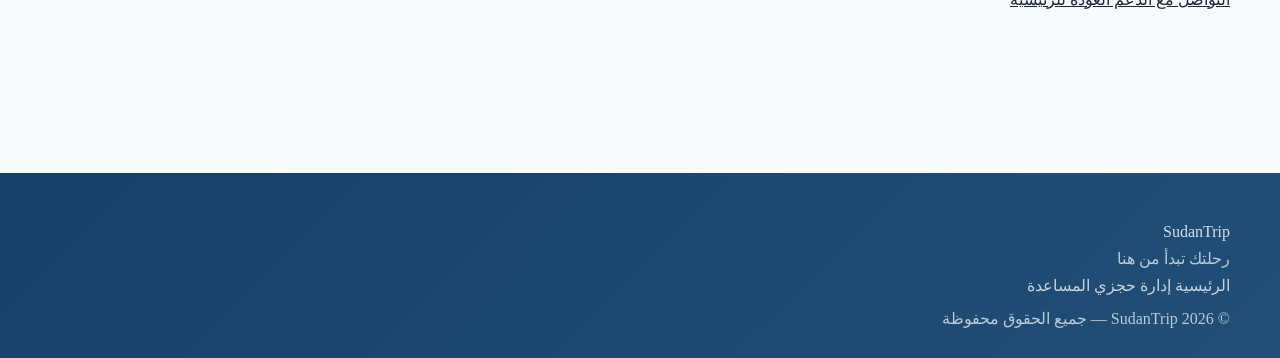
<file: help.html>
<!DOCTYPE html>
<html lang="ar" dir="rtl">
<head>
    <meta charset="UTF-8">
    <meta name="viewport" content="width=device-width, initial-scale=1.0">

    <title>المساعدة - SudanTrip</title>

    <link rel="stylesheet" href="css/style.css">
</head>

<body>

    <!-- ================= HEADER ================= -->
    <header class="site-header">

        <div class="container header-content">

            <div class="logo">
    <a href="index.html" class="brand-logo" aria-label="SudanTrip - رحلتك تبدأ من هنا">
        <span class="brand-mark" aria-hidden="true">
            <span class="logo-s">S</span><span class="logo-u">U</span><span class="logo-t">T</span>
        </span>

        <span class="brand-info">
            <span class="brand-name">SudanTrip</span>
            <span class="brand-tagline">رحلتك تبدأ من هنا</span>
        </span>
    </a>
            </div>
            <nav class="main-nav">
                <a href="index.html">الرئيسية</a>
                <a href="index.html#search">البحث عن رحلة</a>
                <a href="bookings.html">إدارة حجزي</a>
                <a href="help.html" class="active">المساعدة</a>
                <a href="admin/login.html" class="admin-link">الإدارة</a>
            </nav>
        </div>

    </header>


    <!-- ================= PAGE HERO ================= -->
    <section class="page-hero">

        <div class="container">

            <h1>مركز المساعدة</h1>

            <p>
                كل ما تحتاجه لإتمام حجزك وإدارة رحلتك بسهولة
            </p>

        </div>

    </section>


    <!-- ================= MAIN ================= -->
    <main class="help-section">

        <div class="container help-container">


            <!-- ================= QUICK HELP ================= -->
            <section class="help-intro">

                <div class="section-heading">

                    <h2>كيف يمكننا مساعدتك؟</h2>

                    <p>
                        اختر الموضوع الذي تريد معرفة المزيد عنه
                    </p>

                </div>


                <div class="help-cards">

                    <a href="#booking" class="help-card">

                        <div class="help-card-icon">
                            01
                        </div>

                        <h3>
                            كيفية الحجز
                        </h3>

                        <p>
                            تعرف على خطوات البحث عن الرحلة واختيار المقعد
                            وإتمام الحجز.
                        </p>

                    </a>


                    <a href="#manage" class="help-card">

                        <div class="help-card-icon">
                            02
                        </div>

                        <h3>
                            إدارة الحجز
                        </h3>

                        <p>
                            تعرف على طريقة الوصول إلى حجزك وتعديله أو
                            إلغائه.
                        </p>

                    </a>


                    <a href="#ticket" class="help-card">

                        <div class="help-card-icon">
                            03
                        </div>

                        <h3>
                            التذكرة
                        </h3>

                        <p>
                            تعرف على طريقة عرض التذكرة وطباعتها وتحميلها
                            بصيغة PDF.
                        </p>

                    </a>


                    <a href="#payment" class="help-card">

                        <div class="help-card-icon">
                            04
                        </div>

                        <h3>
                            الدفع والحجز
                        </h3>

                        <p>
                            معلومات عامة حول قيمة الرحلة وتأكيد الحجز.
                        </p>

                    </a>

                </div>

            </section>


            <!-- ================= BOOKING GUIDE ================= -->
            <section
                id="booking"
                class="help-content-section">

                <div class="section-heading">

                    <h2>
                        كيفية حجز رحلة
                    </h2>

                    <p>
                        اتبع الخطوات التالية لإتمام حجزك
                    </p>

                </div>


                <div class="help-steps">

                    <div class="help-step">

                        <span class="step-number">
                            1
                        </span>

                        <div>
                            <h3>
                                ابحث عن الرحلة
                            </h3>

                            <p>
                                اختر مدينة المغادرة ومدينة الوصول وتاريخ
                                السفر وعدد المسافرين من الصفحة الرئيسية.
                            </p>
                        </div>

                    </div>


                    <div class="help-step">

                        <span class="step-number">
                            2
                        </span>

                        <div>
                            <h3>
                                اختر الرحلة
                            </h3>

                            <p>
                                راجع الرحلات المتاحة واختر الرحلة التي
                                تناسب وقتك وسعرك.
                            </p>
                        </div>

                    </div>


                    <div class="help-step">

                        <span class="step-number">
                            3
                        </span>

                        <div>
                            <h3>
                                اختر المقاعد
                            </h3>

                            <p>
                                اختر المقاعد المناسبة لعدد المسافرين
                                ثم راجع إجمالي قيمة الحجز.
                            </p>
                        </div>

                    </div>


                    <div class="help-step">

                        <span class="step-number">
                            4
                        </span>

                        <div>
                            <h3>
                                أدخل بيانات المسافر
                            </h3>

                            <p>
                                أدخل الاسم ورقم الهاتف والبريد الإلكتروني
                                والجنسية ثم وافق على شروط الحجز.
                            </p>
                        </div>

                    </div>


                    <div class="help-step">

                        <span class="step-number">
                            5
                        </span>

                        <div>
                            <h3>
                                أكد الحجز
                            </h3>

                            <p>
                                اضغط على تأكيد الحجز ليتم إنشاء رقم الحجز
                                وإصدار التذكرة.
                            </p>
                        </div>

                    </div>

                </div>

            </section>


            <!-- ================= MANAGE BOOKING ================= -->
            <section
                id="manage"
                class="help-content-section">

                <div class="section-heading">

                    <h2>
                        إدارة الحجز
                    </h2>

                </div>

                <div class="help-info-box">

                    <p>
                        إذا كنت قد أكملت حجزاً مسبقاً، يمكنك الدخول إلى
                        صفحة <strong>إدارة حجزي</strong> وإدخال البريد
                        الإلكتروني ورقم الهاتف اللذين استخدمتهما أثناء
                        الحجز.
                    </p>

                    <p>
                        بعد العثور على الحجز يمكنك الاطلاع على تفاصيل
                        الرحلة والتذكرة واستخدام خيارات إدارة الحجز
                        المتاحة.
                    </p>

                    <a
                        href="bookings.html"
                        class="primary-btn">
                        إدارة حجزي
                    </a>

                </div>

            </section>


            <!-- ================= TICKET ================= -->
            <section
                id="ticket"
                class="help-content-section">

                <div class="section-heading">

                    <h2>
                        التذكرة الإلكترونية
                    </h2>

                </div>

                <div class="help-info-box">

                    <p>
                        بعد تأكيد الحجز يتم إنشاء التذكرة الإلكترونية
                        الخاصة بك.
                    </p>

                    <ul class="help-list">

                        <li>
                            يمكنك عرض بيانات الرحلة ورقم الحجز.
                        </li>

                        <li>
                            يمكنك طباعة التذكرة.
                        </li>

                        <li>
                            يمكنك تحميل نسخة PDF والاحتفاظ بها على جهازك.
                        </li>

                    </ul>

                </div>

            </section>


            <!-- ================= PAYMENT ================= -->
            <section
                id="payment"
                class="help-content-section">

                <div class="section-heading">

                    <h2>
                        الدفع وتأكيد الحجز
                    </h2>

                </div>

                <div class="help-info-box">

                    <p>
                        يعرض النظام قيمة الرحلة وإجمالي الحجز قبل تأكيد
                        العملية.
                    </p>

                    <p>
                        يجب مراجعة بيانات الرحلة والمقاعد وبيانات المسافر
                        جيداً قبل الضغط على زر تأكيد الحجز.
                    </p>

                </div>

            </section>


            <!-- ================= FAQ ================= -->
            <section class="faq-section">

                <div class="section-heading">

                    <h2>
                        الأسئلة الشائعة
                    </h2>

                    <p>
                        إجابات عن أكثر الأسئلة شيوعاً
                    </p>

                </div>


                <div class="faq-list">

                    <details class="faq-item">

                        <summary>
                            هل أحتاج إلى إنشاء حساب حتى أحجز؟
                        </summary>

                        <p>
                            لا. يمكنك إتمام الحجز مباشرة دون إنشاء حساب.
                            فقط أدخل بيانات المسافر المطلوبة أثناء الحجز.
                        </p>

                    </details>


                    <details class="faq-item">

                        <summary>
                            كيف أجد الحجز الخاص بي؟
                        </summary>

                        <p>
                            من صفحة إدارة حجزي، أدخل البريد الإلكتروني
                            ورقم الهاتف المستخدمين أثناء الحجز.
                        </p>

                    </details>


                    <details class="faq-item">

                        <summary>
                            هل يمكنني طباعة التذكرة؟
                        </summary>

                        <p>
                            نعم، يمكنك استخدام خيار طباعة التذكرة من
                            صفحة إدارة الحجز أو صفحة التذكرة.
                        </p>

                    </details>


                    <details class="faq-item">

                        <summary>
                            هل يمكنني تحميل التذكرة PDF؟
                        </summary>

                        <p>
                            نعم، يتوفر خيار تحميل التذكرة بصيغة PDF بعد
                            إنشاء الحجز.
                        </p>

                    </details>


                    <details class="faq-item">

                        <summary>
                            هل يمكنني إلغاء الحجز؟
                        </summary>

                        <p>
                            نعم، إذا كان الحجز يسمح بالإلغاء، يمكنك استخدام
                            خيار إلغاء الحجز من صفحة إدارة حجزي.
                        </p>

                    </details>


                    <details class="faq-item">

                        <summary>
                            ماذا أفعل إذا لم أجد رحلتي؟
                        </summary>

                        <p>
                            تأكد من اختيار المدن والتاريخ الصحيحين، ثم
                            حاول البحث مرة أخرى. إذا لم تظهر أي رحلة،
                            فهذا يعني أنه لا توجد رحلة متاحة وفقاً
                            لمعايير البحث الحالية.
                        </p>

                    </details>

                </div>

            </section>


            <!-- ================= CONTACT ================= -->
            <section class="help-contact">

                <div class="help-contact-content">

                    <h2>
                        لم تجد إجابة لسؤالك؟
                    </h2>

                    <p>
                        يمكنك التواصل مع فريق SudanTrip للحصول على
                        المساعدة.
                    </p>

                    <div class="help-contact-actions">

                        <a
                            href="mailto:support@sudantrip.com"
                            class="primary-btn">
                            التواصل مع الدعم
                        </a>

                        <a
                            href="index.html"
                            class="secondary-btn">
                            العودة للرئيسية
                        </a>

                    </div>

                </div>

            </section>

        </div>

    </main>


    <!-- ================= FOOTER ================= -->
    <footer class="site-footer">

        <div class="container footer-content">

            <div class="footer-brand">

                <div class="footer-logo">
                    SudanTrip
                </div>

                <p>
                    رحلتك تبدأ من هنا
                </p>

            </div>


            <div class="footer-links">

                <a href="index.html">
                    الرئيسية
                </a>

                <a href="bookings.html">
                    إدارة حجزي
                </a>

                <a href="help.html">
                    المساعدة
                </a>

            </div>


            <div class="footer-copy">

                <p>
                    © 2026 SudanTrip — جميع الحقوق محفوظة
                </p>

            </div>

        </div>

    </footer>


    <!-- JavaScript سيتم ربطه لاحقاً -->
    <script src="js/app.js"></script>

</body>
</html>
</file>
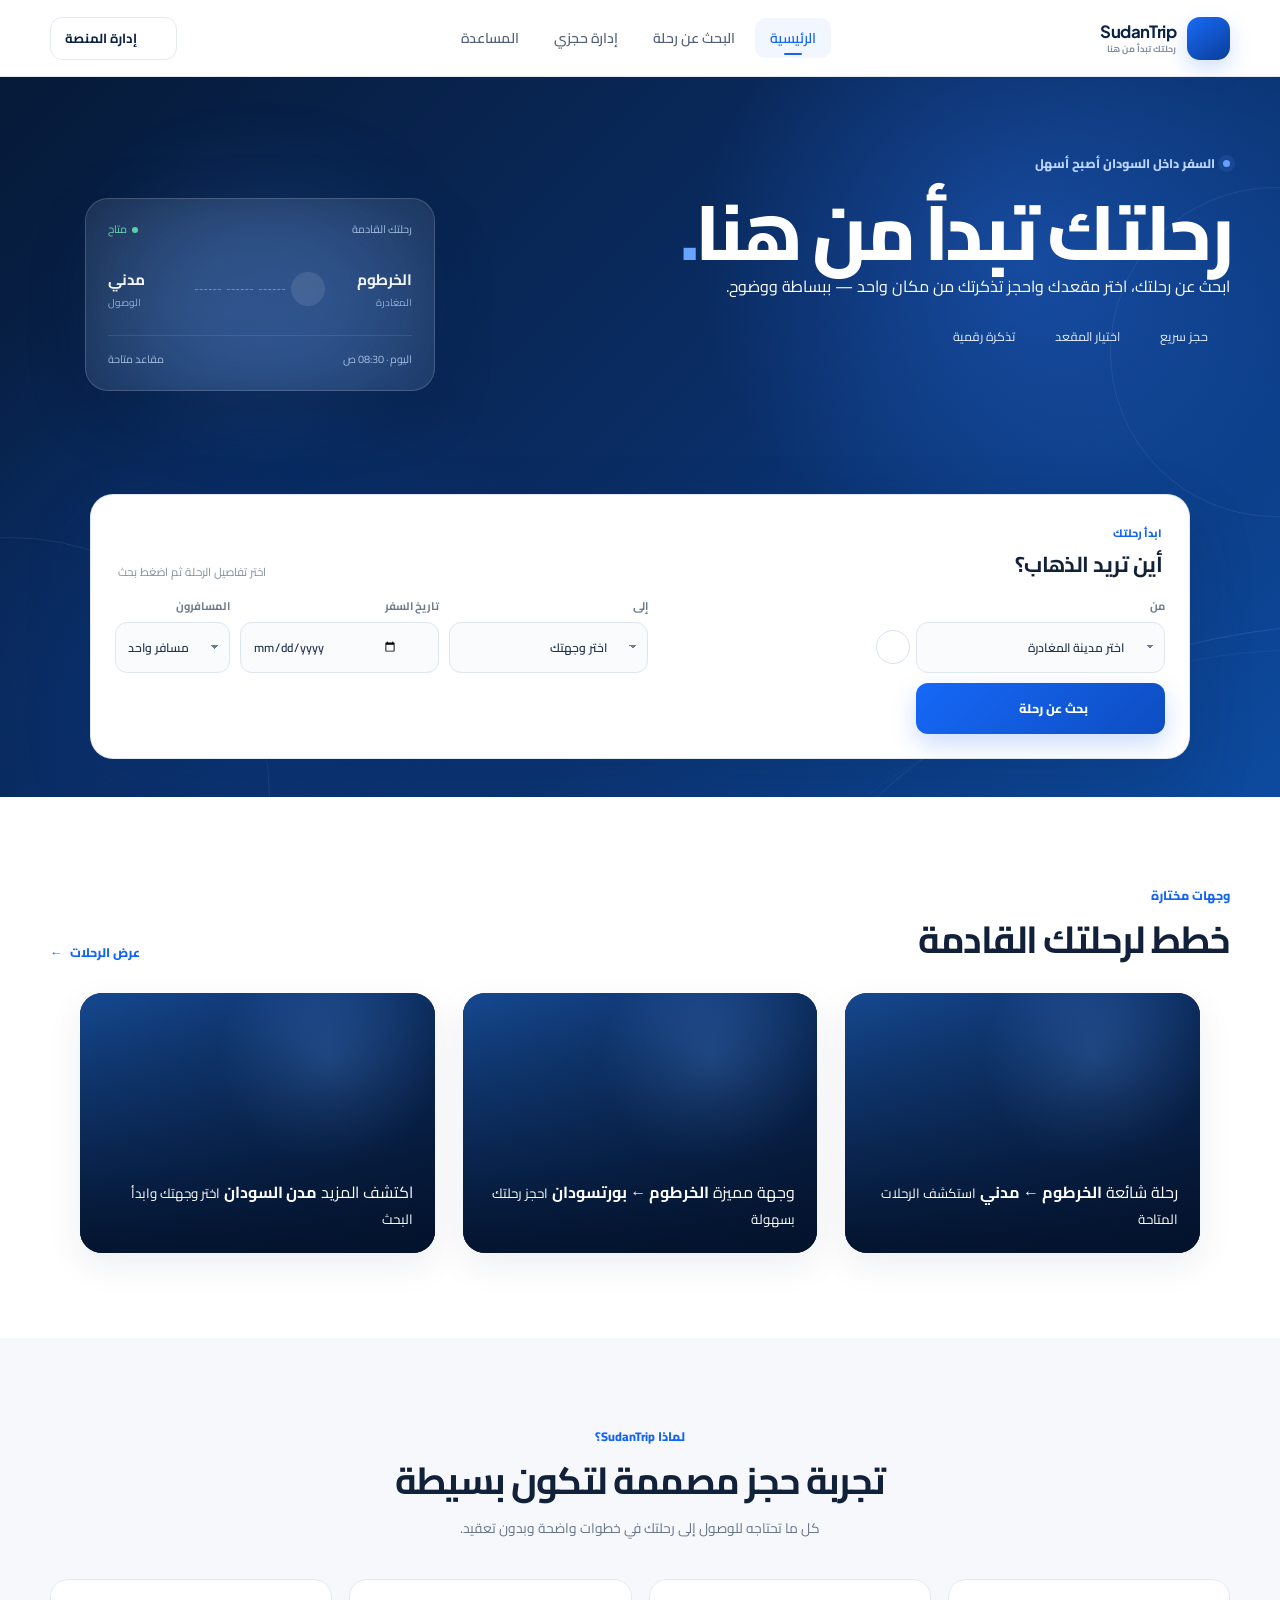
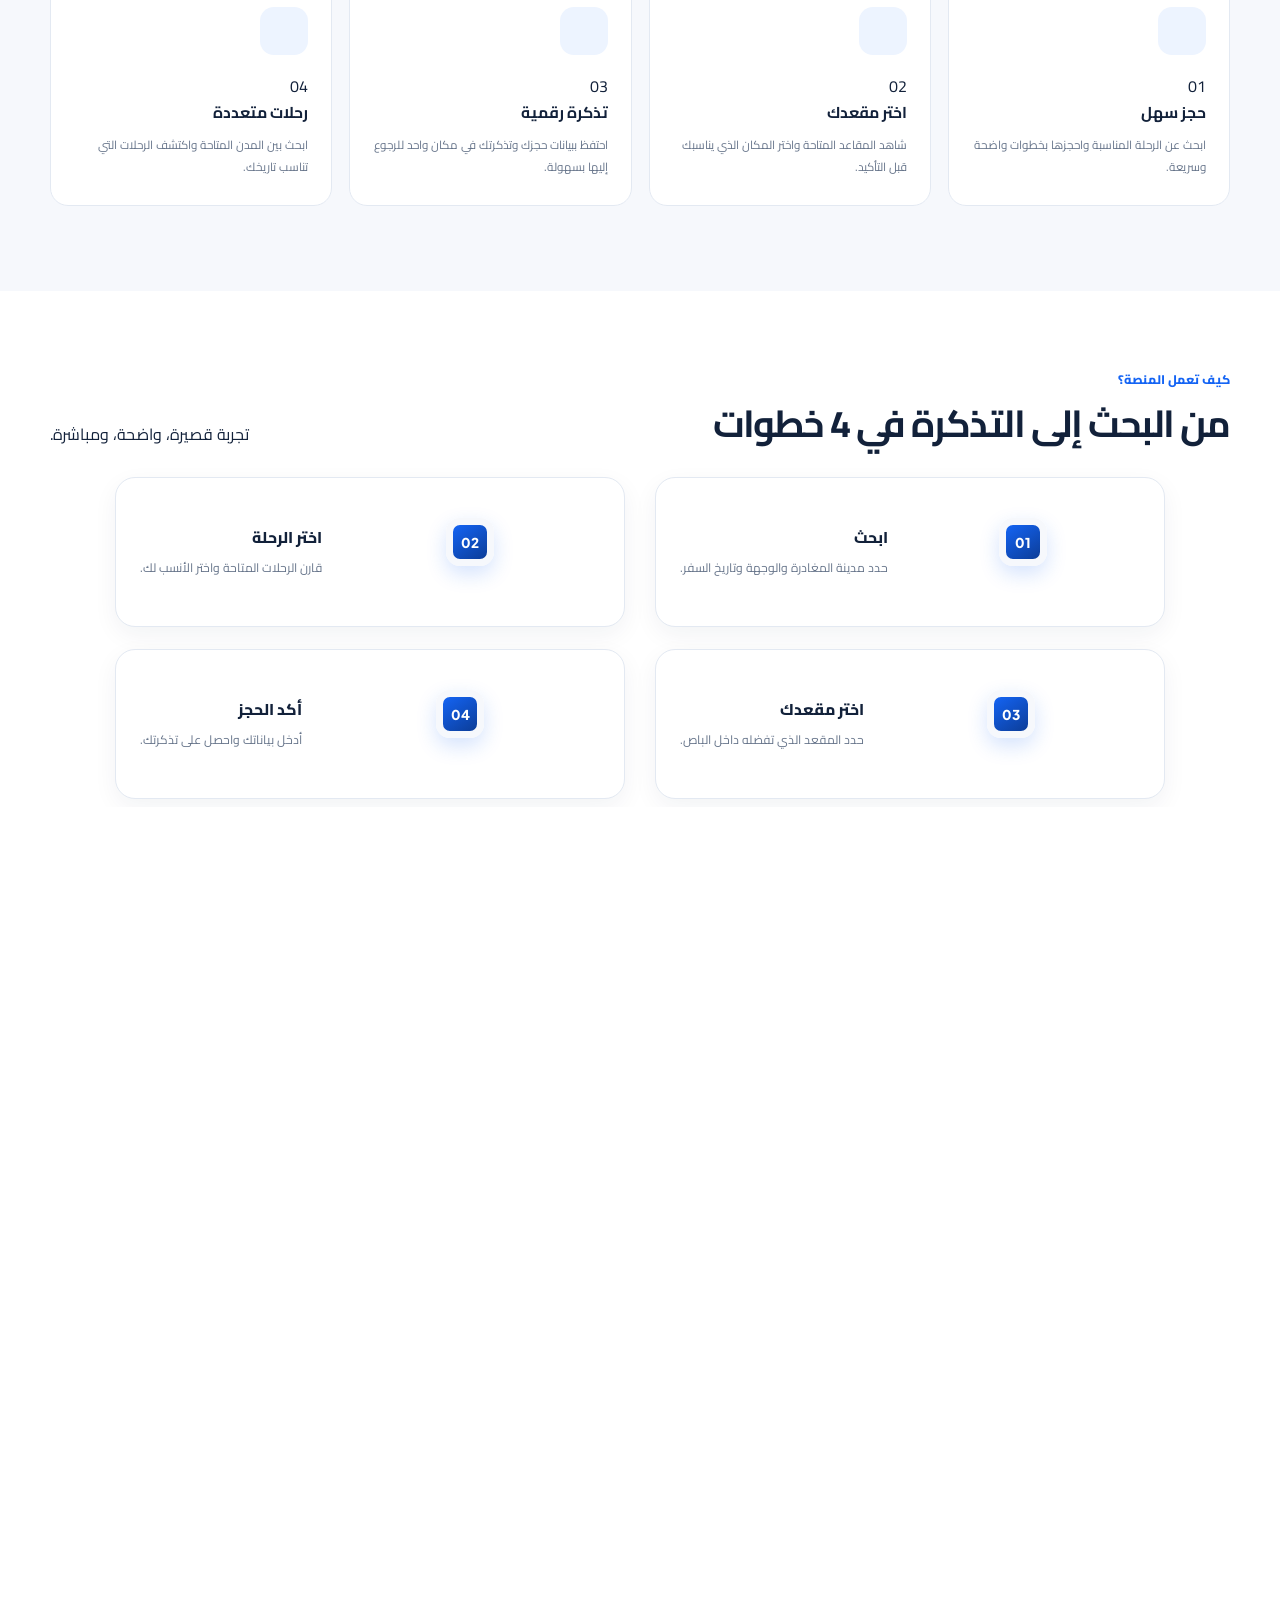
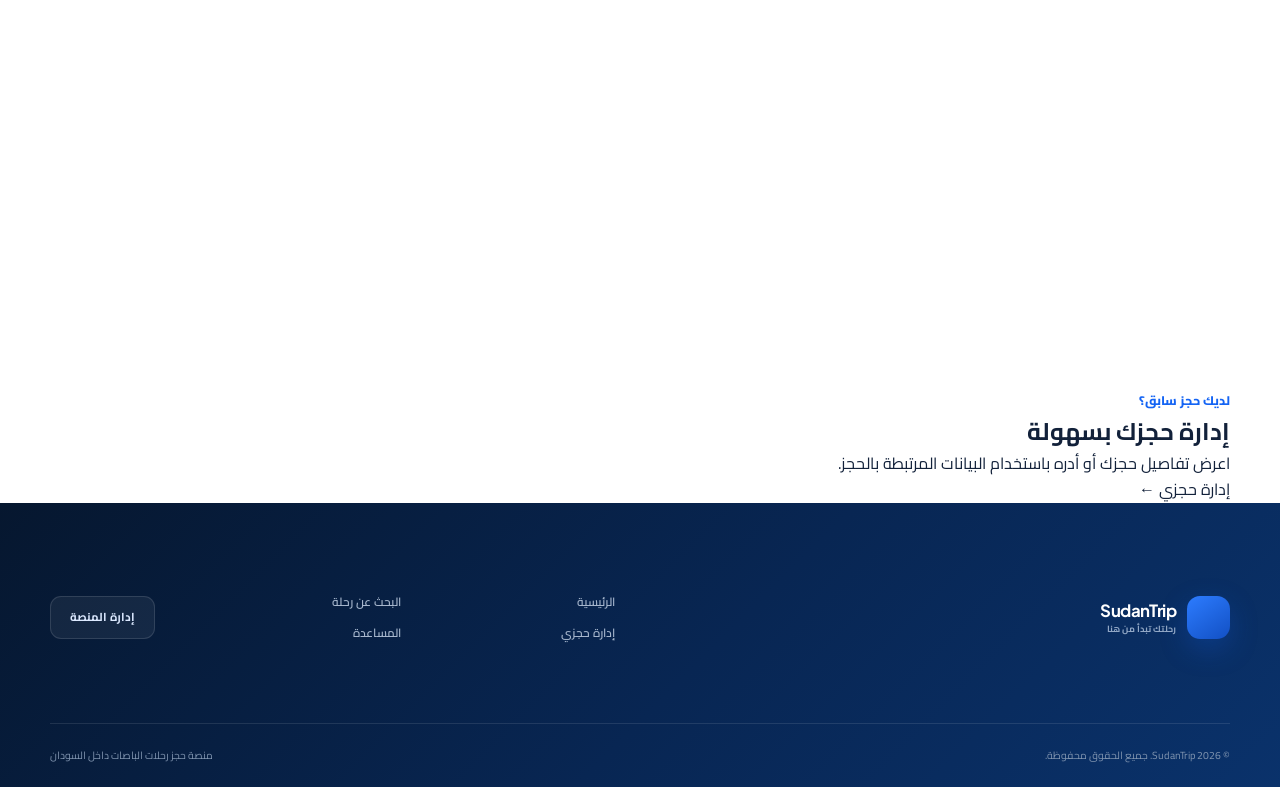
<file: seats.html>
<!DOCTYPE html>
<html lang="ar" dir="rtl">

<head>
    <meta charset="UTF-8">
    <meta name="viewport" content="width=device-width, initial-scale=1.0">

    <title>SudanTrip | اختيار المقاعد</title>

    <link rel="stylesheet" href="css/style.css">
</head>

<body>

    <header class="site-header">
        <div class="container header-content">

            <div class="logo">
    <a href="index.html" class="brand-logo" aria-label="SudanTrip - رحلتك تبدأ من هنا">
        <span class="brand-mark" aria-hidden="true">
            <span class="logo-s">S</span><span class="logo-u">U</span><span class="logo-t">T</span>
        </span>

        <span class="brand-info">
            <span class="brand-name">SudanTrip</span>
            <span class="brand-tagline">رحلتك تبدأ من هنا</span>
        </span>
    </a>
            </div>

            <nav class="main-nav">
                <a href="index.html">الرئيسية</a>
                <a href="search.html">البحث عن رحلة</a>
                <a href="bookings.html">إدارة حجزي</a>
                <a href="help.html">المساعدة</a>
            </nav>

            <a href="admin/login.html" class="admin-link">
                الإدارة
            </a>

        </div>
    </header>

    <main>

        <section class="page-hero">
            <div class="container">

                <h1>اختيار المقاعد</h1>

                <p>
                    اختر المقعد المناسب لك قبل متابعة الحجز.
                </p>

            </div>
        </section>

        <section class="seats-section">

            <div class="container">

                <div id="tripInfo" class="seat-trip-info"></div>

                <div class="seat-layout-wrapper">

                    <div class="bus-title">
                        مقدمة الحافلة
                    </div>

                    <div id="seatsContainer" class="seats-container">
                    </div>

                    <div class="seat-legend">

                        <div class="legend-item">
                            <span class="legend-seat available"></span>
                            <span>متاح</span>
                        </div>

                        <div class="legend-item">
                            <span class="legend-seat selected"></span>
                            <span>مختار</span>
                        </div>

                        <div class="legend-item">
                            <span class="legend-seat booked"></span>
                            <span>محجوز</span>
                        </div>

                    </div>

                </div>

                <div class="selected-seats-box">

                    <div>
                        <span>المقاعد المختارة</span>
                        <strong id="selectedSeatsText">
                            لم يتم اختيار مقاعد
                        </strong>
                    </div>

                    <div>
                        <span>الإجمالي</span>
                        <strong id="totalPrice">
                            0 جنيه
                        </strong>
                    </div>

                    <button
                        type="button"
                        id="continueBooking"
                        class="btn"
                        disabled>
                        متابعة الحجز
                    </button>

                </div>

            </div>

        </section>

    </main>

    <footer class="site-footer">

        <div class="container">

            <div class="footer-content">

                <div>
                    <strong>SudanTrip</strong>
                    <p>رحلتك تبدأ من هنا</p>
                </div>

                <div class="footer-links">
                    <a href="index.html">الرئيسية</a>
                    <a href="bookings.html">إدارة حجزي</a>
                    <a href="help.html">المساعدة</a>
                </div>

            </div>

            <div class="footer-bottom">
                جميع الحقوق محفوظة © SudanTrip
            </div>

        </div>

    </footer>

    <script src="js/app.js"></script>

    <script>

        const selectedTrip =
            JSON.parse(
                localStorage.getItem(
                    "sudantrip_selected_trip"
                )
            );

        const searchData =
            JSON.parse(
                localStorage.getItem(
                    "sudantrip_search"
                )
            );

        let selectedSeats = [];

        function showTripInfo() {

            const tripInfo =
                document.getElementById("tripInfo");

            if (!tripInfo || !selectedTrip) {
                return;
            }

            tripInfo.innerHTML = `

                <div class="seat-info-item">
                    <span>الرحلة</span>
                    <strong>
                        ${selectedTrip.from}
                        ←
                        ${selectedTrip.to}
                    </strong>
                </div>

                <div class="seat-info-item">
                    <span>شركة النقل</span>
                    <strong>
                        ${selectedTrip.company}
                    </strong>
                </div>

                <div class="seat-info-item">
                    <span>المغادرة</span>
                    <strong>
                        ${selectedTrip.departure}
                    </strong>
                </div>

                <div class="seat-info-item">
                    <span>السعر للمقعد</span>
                    <strong>
                        ${Number(selectedTrip.price).toLocaleString("ar-SD")}
                        جنيه
                    </strong>
                </div>

            `;
        }

        function createSeats() {

            const seatsContainer =
                document.getElementById(
                    "seatsContainer"
                );

            if (!seatsContainer || !selectedTrip) {
                return;
            }

            const totalSeats =
                Number(selectedTrip.seats) || 40;

            seatsContainer.innerHTML = "";

            const rows =
                Math.ceil(totalSeats / 4);

            for (let row = 1; row <= rows; row++) {

                const rowElement =
                    document.createElement("div");

                rowElement.className =
                    "seat-row";

                const leftSide =
                    document.createElement("div");

                leftSide.className =
                    "seat-side";

                const rightSide =
                    document.createElement("div");

                rightSide.className =
                    "seat-side";

                for (let position = 1; position <= 4; position++) {

                    const seatNumber =
                        ((row - 1) * 4) + position;

                    if (seatNumber > totalSeats) {
                        continue;
                    }

                    const seat =
                        document.createElement("button");

                    seat.type = "button";

                    seat.className =
                        "seat available";

                    seat.textContent =
                        seatNumber;

                    seat.dataset.seat =
                        seatNumber;

                    /*
                     * مقاعد تجريبية محجوزة
                     * لاحقاً ستأتي من قاعدة البيانات
                     */
                    if (
                        seatNumber === 3 ||
                        seatNumber === 8 ||
                        seatNumber === 15 ||
                        seatNumber === 22
                    ) {

                        seat.classList.remove(
                            "available"
                        );

                        seat.classList.add(
                            "booked"
                        );

                        seat.disabled = true;
                    }

                    if (position <= 2) {
                        leftSide.appendChild(seat);
                    } else {
                        rightSide.appendChild(seat);
                    }

                }

                rowElement.appendChild(leftSide);

                const aisle =
                    document.createElement("div");

                aisle.className = "seat-aisle";

                rowElement.appendChild(aisle);

                rowElement.appendChild(rightSide);

                seatsContainer.appendChild(
                    rowElement
                );
            }

            setupSeatSelection();
        }

        function setupSeatSelection() {

            const seats =
                document.querySelectorAll(
                    ".seat.available"
                );

            seats.forEach(function(seat) {

                seat.addEventListener(
                    "click",
                    function() {

                        const seatNumber =
                            Number(
                                this.dataset.seat
                            );

                        const passengerCount =
                            searchData
                                ? Number(
                                    searchData.passengers
                                )
                                : 1;

                        if (
                            selectedSeats.includes(
                                seatNumber
                            )
                        ) {

                            selectedSeats =
                                selectedSeats.filter(
                                    function(number) {
                                        return number !== seatNumber;
                                    }
                                );

                            this.classList.remove(
                                "selected"
                            );

                        } else {

                            if (
                                selectedSeats.length >=
                                passengerCount
                            ) {

                                alert(
                                    "يمكنك اختيار " +
                                    passengerCount +
                                    " مقعد فقط."
                                );

                                return;
                            }

                            selectedSeats.push(
                                seatNumber
                            );

                            this.classList.add(
                                "selected"
                            );
                        }

                        updateSelection();
                    }
                );
            });
        }

        function updateSelection() {

            const selectedSeatsText =
                document.getElementById(
                    "selectedSeatsText"
                );

            const totalPrice =
                document.getElementById(
                    "totalPrice"
                );

            const continueButton =
                document.getElementById(
                    "continueBooking"
                );

            const passengerCount =
                searchData
                    ? Number(searchData.passengers)
                    : 1;

            if (selectedSeats.length === 0) {

                selectedSeatsText.textContent =
                    "لم يتم اختيار مقاعد";

            } else {

                selectedSeats.sort(
                    function(a, b) {
                        return a - b;
                    }
                );

                selectedSeatsText.textContent =
                    selectedSeats.join(" ، ");
            }

            const total =
                selectedSeats.length *
                Number(selectedTrip.price);

            totalPrice.textContent =
                total.toLocaleString("ar-SD") +
                " جنيه";

            continueButton.disabled =
                selectedSeats.length !==
                passengerCount;
        }

        function continueToBooking() {

            const passengerCount =
                searchData
                    ? Number(searchData.passengers)
                    : 1;

            if (
                selectedSeats.length !==
                passengerCount
            ) {

                alert(
                    "الرجاء اختيار " +
                    passengerCount +
                    " مقعد."
                );

                return;
            }

            const seatData = {

                trip: selectedTrip,

                seats: selectedSeats,

                passengers: passengerCount,

                total:
                    selectedSeats.length *
                    Number(selectedTrip.price)
            };

            localStorage.setItem(
                "sudantrip_seat_selection",
                JSON.stringify(seatData)
            );

            window.location.href =
                "booking.html";
        }

        function initializeSeatsPage() {

            if (!selectedTrip) {

                alert(
                    "لم يتم اختيار رحلة."
                );

                window.location.href =
                    "index.html";

                return;
            }

            showTripInfo();

            createSeats();

            updateSelection();

            document
                .getElementById("continueBooking")
                .addEventListener(
                    "click",
                    continueToBooking
                );
        }

        document.addEventListener(
            "DOMContentLoaded",
            initializeSeatsPage
        );

    </script>

</body>

</html>
</file>
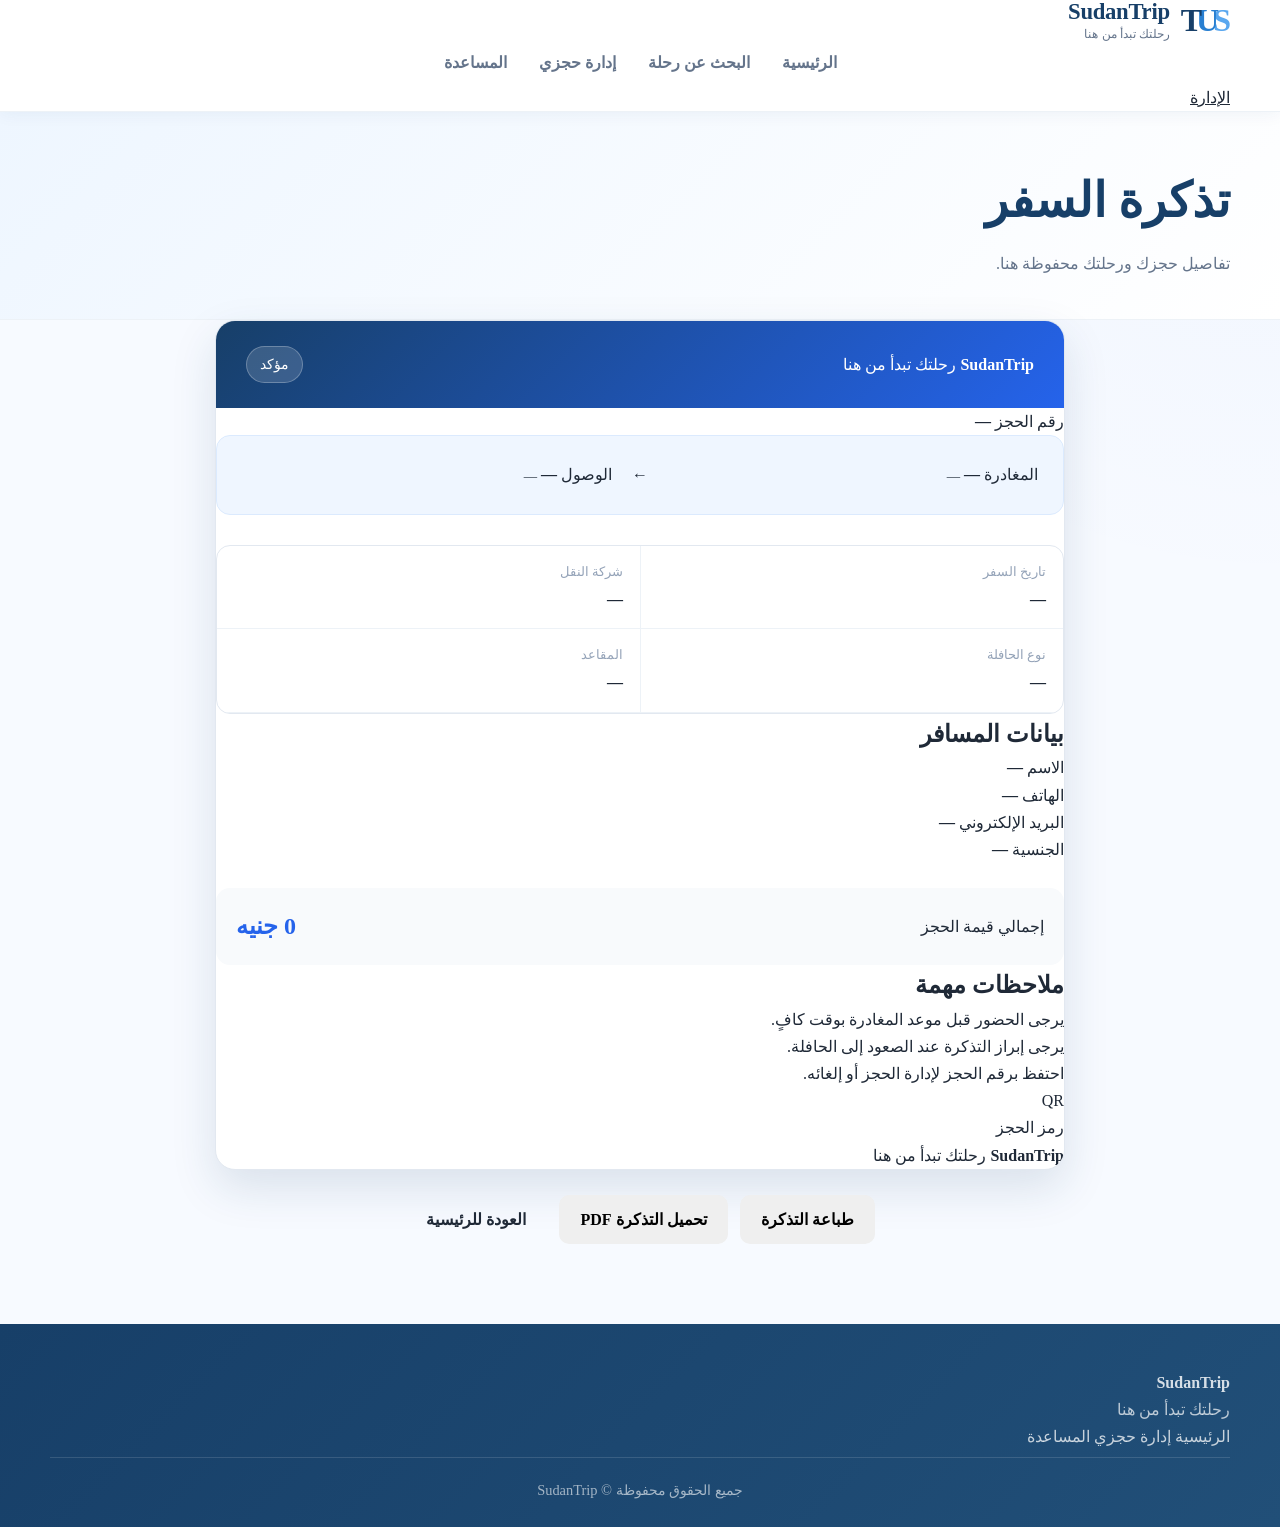
<file: ticket.html>
<!DOCTYPE html>
<html lang="ar" dir="rtl">

<head>
    <meta charset="UTF-8">
    <meta name="viewport" content="width=device-width, initial-scale=1.0">

    <title>SudanTrip | تذكرتي</title>

    <link rel="stylesheet" href="css/style.css">
</head>

<body>

    <header class="site-header">

        <div class="container header-content">

            <div class="logo">
    <a href="index.html" class="brand-logo" aria-label="SudanTrip - رحلتك تبدأ من هنا">
        <span class="brand-mark" aria-hidden="true">
            <span class="logo-s">S</span><span class="logo-u">U</span><span class="logo-t">T</span>
        </span>

        <span class="brand-info">
            <span class="brand-name">SudanTrip</span>
            <span class="brand-tagline">رحلتك تبدأ من هنا</span>
        </span>
    </a>
            </div>

            <nav class="main-nav">

                <a href="index.html">
                    الرئيسية
                </a>

                <a href="search.html">
                    البحث عن رحلة
                </a>

                <a href="bookings.html">
                    إدارة حجزي
                </a>

                <a href="help.html">
                    المساعدة
                </a>

            </nav>

            <a href="admin/login.html" class="admin-link">
                الإدارة
            </a>

        </div>

    </header>


    <main>

        <section class="page-hero">

            <div class="container">

                <h1>
                    تذكرة السفر
                </h1>

                <p>
                    تفاصيل حجزك ورحلتك محفوظة هنا.
                </p>

            </div>

        </section>


        <section class="ticket-section">

            <div class="container">

                <!-- منطقة التذكرة التي سيتم تحويلها إلى PDF لاحقاً -->

                <div id="ticketDocument" class="ticket-document">

                    <!-- رأس التذكرة -->

                    <div class="ticket-header">

                        <div class="ticket-brand">

                            <strong>
                                SudanTrip
                            </strong>

                            <span>
                                رحلتك تبدأ من هنا
                            </span>

                        </div>

                        <div class="ticket-status">
                            مؤكد
                        </div>

                    </div>


                    <!-- رقم الحجز -->

                    <div class="booking-number">

                        <span>
                            رقم الحجز
                        </span>

                        <strong id="bookingReference">
                            —
                        </strong>

                    </div>


                    <!-- معلومات الرحلة -->

                    <div class="ticket-route">

                        <div class="route-city">

                            <span>
                                المغادرة
                            </span>

                            <strong id="ticketFrom">
                                —
                            </strong>

                            <small id="ticketDeparture">
                                —
                            </small>

                        </div>


                        <div class="route-arrow">
                            ←
                        </div>


                        <div class="route-city">

                            <span>
                                الوصول
                            </span>

                            <strong id="ticketTo">
                                —
                            </strong>

                            <small id="ticketArrival">
                                —
                            </small>

                        </div>

                    </div>


                    <!-- تفاصيل الرحلة -->

                    <div class="ticket-details">

                        <div class="ticket-detail">

                            <span>
                                تاريخ السفر
                            </span>

                            <strong id="ticketDate">
                                —
                            </strong>

                        </div>


                        <div class="ticket-detail">

                            <span>
                                شركة النقل
                            </span>

                            <strong id="ticketCompany">
                                —
                            </strong>

                        </div>


                        <div class="ticket-detail">

                            <span>
                                نوع الحافلة
                            </span>

                            <strong id="ticketBus">
                                —
                            </strong>

                        </div>


                        <div class="ticket-detail">

                            <span>
                                المقاعد
                            </span>

                            <strong id="ticketSeats">
                                —
                            </strong>

                        </div>

                    </div>


                    <!-- بيانات المسافر -->

                    <div class="ticket-passenger">

                        <h2>
                            بيانات المسافر
                        </h2>

                        <div class="passenger-details">

                            <div>

                                <span>
                                    الاسم
                                </span>

                                <strong id="ticketPassengerName">
                                    —
                                </strong>

                            </div>


                            <div>

                                <span>
                                    الهاتف
                                </span>

                                <strong id="ticketPhone">
                                    —
                                </strong>

                            </div>


                            <div>

                                <span>
                                    البريد الإلكتروني
                                </span>

                                <strong id="ticketEmail">
                                    —
                                </strong>

                            </div>


                            <div>

                                <span>
                                    الجنسية
                                </span>

                                <strong id="ticketNationality">
                                    —
                                </strong>

                            </div>

                        </div>

                    </div>


                    <!-- المبلغ -->

                    <div class="ticket-total">

                        <span>
                            إجمالي قيمة الحجز
                        </span>

                        <strong id="ticketTotal">
                            0 جنيه
                        </strong>

                    </div>


                    <!-- تعليمات -->

                    <div class="ticket-notes">

                        <h2>
                            ملاحظات مهمة
                        </h2>

                        <ul>

                            <li>
                                يرجى الحضور قبل موعد المغادرة بوقت كافٍ.
                            </li>

                            <li>
                                يرجى إبراز التذكرة عند الصعود إلى الحافلة.
                            </li>

                            <li>
                                احتفظ برقم الحجز لإدارة الحجز أو إلغائه.
                            </li>

                        </ul>

                    </div>


                    <!-- مكان QR Code مستقبلاً -->

                    <div class="ticket-qr">

                        <div id="qrCode">
                            QR
                        </div>

                        <span>
                            رمز الحجز
                        </span>

                    </div>


                    <!-- التذييل -->

                    <div class="ticket-footer">

                        <strong>
                            SudanTrip
                        </strong>

                        <span>
                            رحلتك تبدأ من هنا
                        </span>

                    </div>

                </div>


                <!-- أزرار التذكرة -->

                <div class="ticket-actions">

                    <button
                        type="button"
                        id="printTicket"
                        class="btn">

                        طباعة التذكرة

                    </button>


                    <button
                        type="button"
                        id="downloadTicketPdf"
                        class="btn">

                        تحميل التذكرة PDF

                    </button>


                    <a
                        href="index.html"
                        class="btn secondary-btn">

                        العودة للرئيسية

                    </a>

                </div>

            </div>

        </section>

    </main>


    <footer class="site-footer">

        <div class="container">

            <div class="footer-content">

                <div>

                    <strong>
                        SudanTrip
                    </strong>

                    <p>
                        رحلتك تبدأ من هنا
                    </p>

                </div>


                <div class="footer-links">

                    <a href="index.html">
                        الرئيسية
                    </a>

                    <a href="bookings.html">
                        إدارة حجزي
                    </a>

                    <a href="help.html">
                        المساعدة
                    </a>

                </div>

            </div>


            <div class="footer-bottom">

                جميع الحقوق محفوظة © SudanTrip

            </div>

        </div>

    </footer>


    <script src="js/app.js"></script>

</body>

</html>
</file>
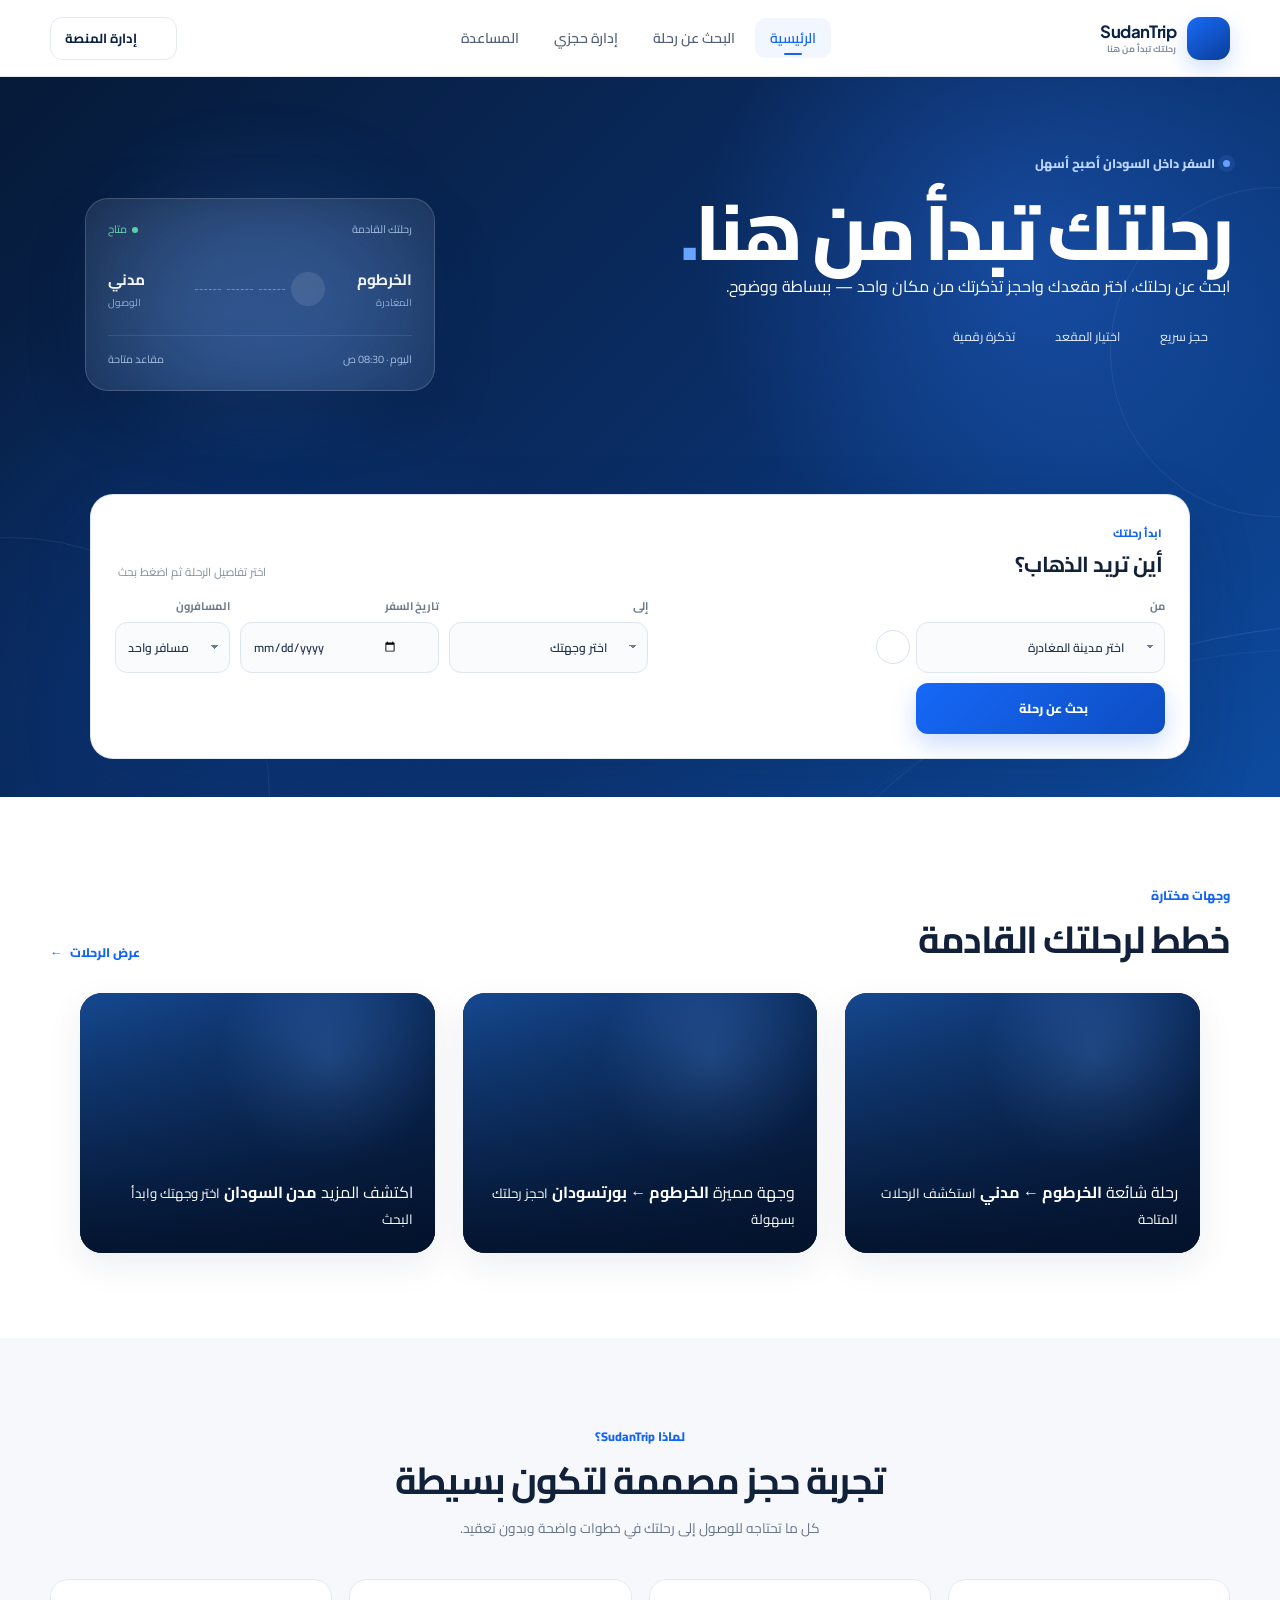
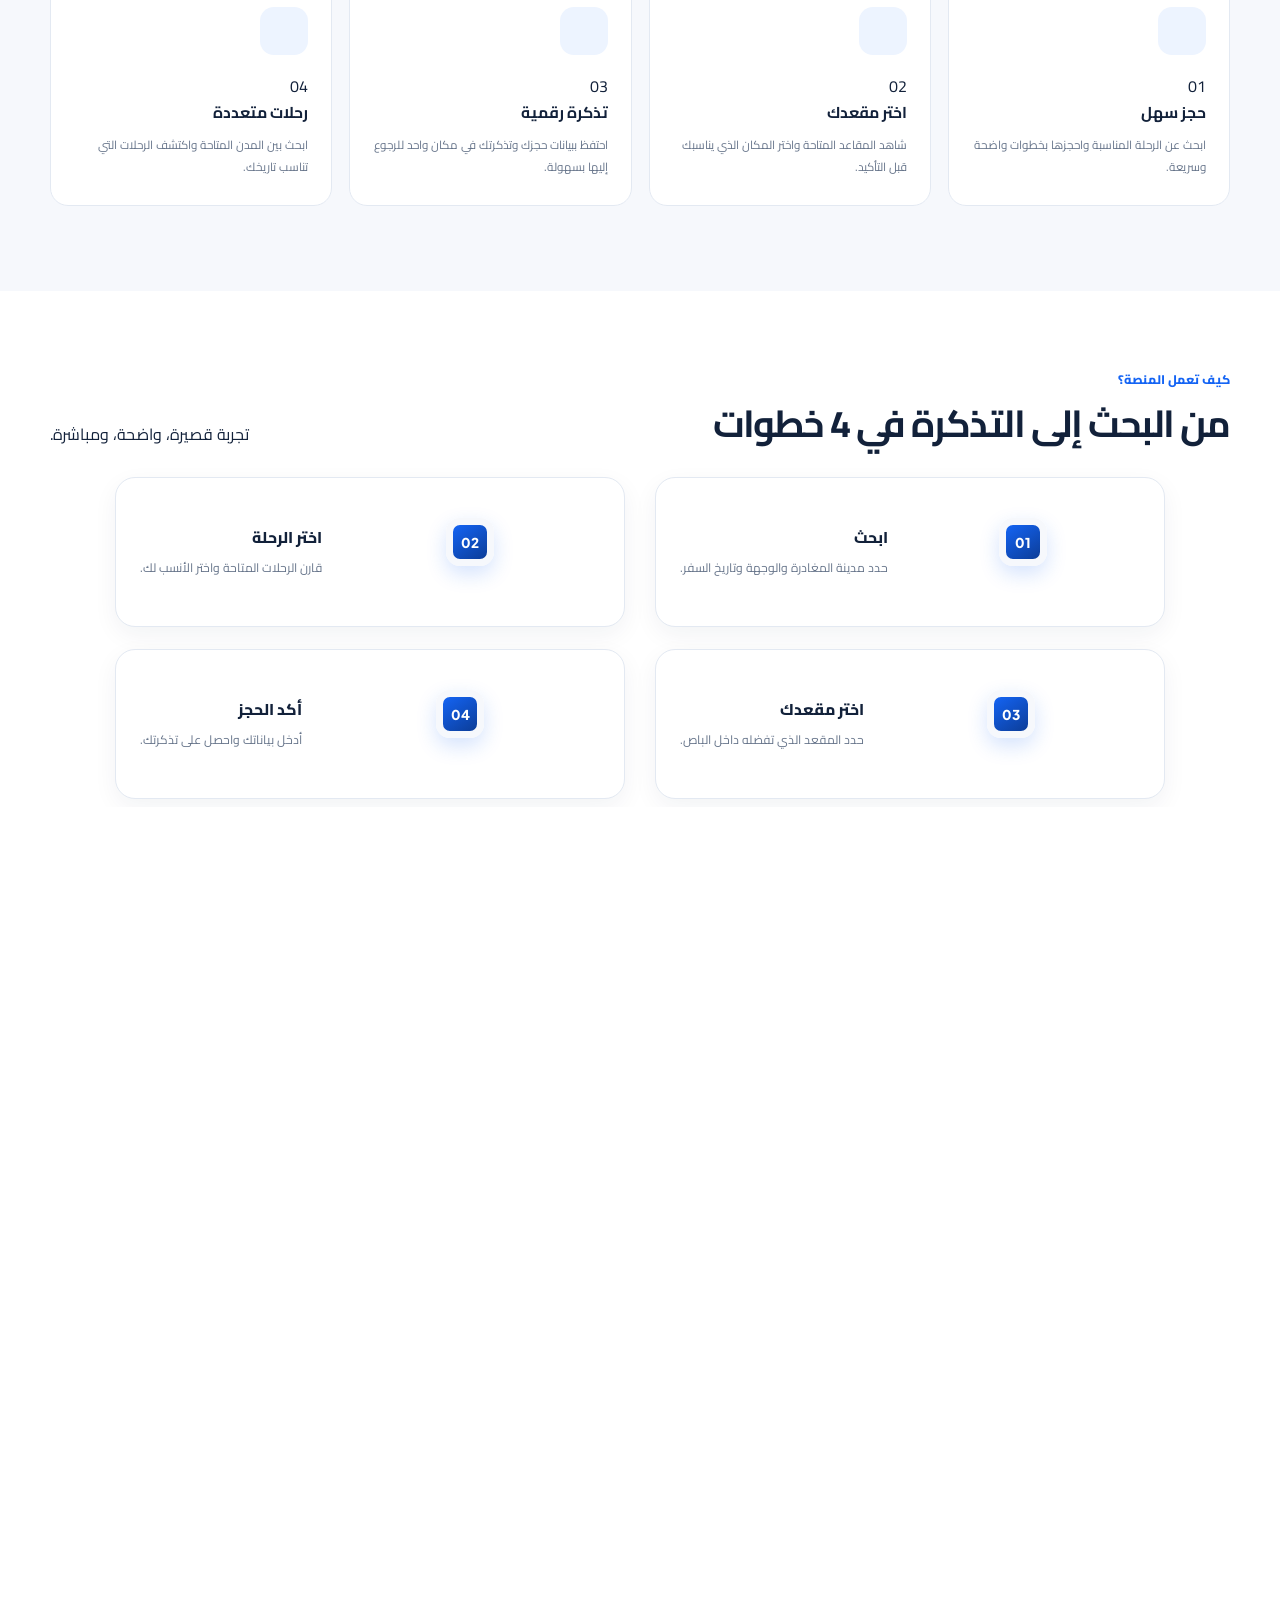
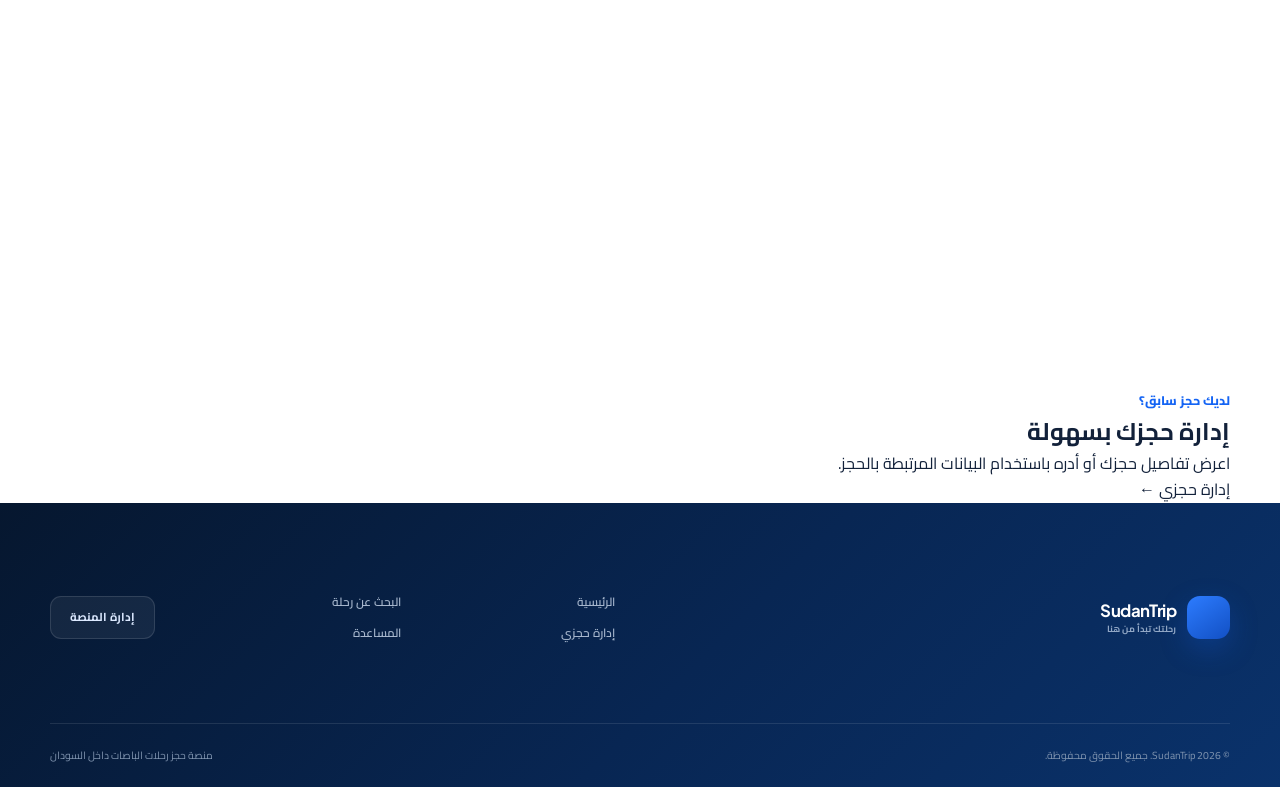
<file: trips.html>
<!DOCTYPE html>
<html lang="ar" dir="rtl">

<head>
    <meta charset="UTF-8">
    <meta name="viewport" content="width=device-width, initial-scale=1.0">

    <title>SudanTrip | الرحلات المتاحة</title>

    <link rel="stylesheet" href="css/style.css">
</head>

<body>

    <header class="site-header">
        <div class="container header-content">

            <div class="logo">
    <a href="index.html" class="brand-logo" aria-label="SudanTrip - رحلتك تبدأ من هنا">
        <span class="brand-mark" aria-hidden="true">
            <span class="logo-s">S</span><span class="logo-u">U</span><span class="logo-t">T</span>
        </span>

        <span class="brand-info">
            <span class="brand-name">SudanTrip</span>
            <span class="brand-tagline">رحلتك تبدأ من هنا</span>
        </span>
    </a>
            </div>

            <nav class="main-nav">
                <a href="index.html">الرئيسية</a>
                <a href="search.html">البحث عن رحلة</a>
                <a href="bookings.html">إدارة حجزي</a>
                <a href="help.html">المساعدة</a>
            </nav>

            <a href="admin/login.html" class="admin-link">
                الإدارة
            </a>

        </div>
    </header>

    <main>

        <section class="page-hero">
            <div class="container">

                <h1>الرحلات المتاحة</h1>

                <p>
                    اختر الرحلة المناسبة لك لإكمال عملية الحجز.
                </p>

            </div>
        </section>

        <section class="trips-section">

            <div class="container">

                <div id="searchSummary" class="search-summary"></div>

                <div id="tripsContainer" class="trips-container">

                    <div class="loading-message">
                        جاري تحميل الرحلات...
                    </div>

                </div>

                <div id="noTripsMessage" class="no-trips" hidden>

                    <h2>لا توجد رحلات متاحة</h2>

                    <p>
                        لم نجد رحلات مطابقة لبيانات البحث الحالية.
                    </p>

                    <a href="index.html" class="btn">
                        تعديل البحث
                    </a>

                </div>

            </div>

        </section>

    </main>

    <footer class="site-footer">

        <div class="container">

            <div class="footer-content">

                <div>
                    <strong>SudanTrip</strong>
                    <p>رحلتك تبدأ من هنا</p>
                </div>

                <div class="footer-links">
                    <a href="index.html">الرئيسية</a>
                    <a href="bookings.html">إدارة حجزي</a>
                    <a href="help.html">المساعدة</a>
                </div>

            </div>

            <div class="footer-bottom">
                جميع الحقوق محفوظة © SudanTrip
            </div>

        </div>

    </footer>

    <script src="js/app.js"></script>

    <script>

        const TRIPS_STORAGE_KEY = "sudantrip_trips";

        const DEMO_TRIPS = [
            {
                id: "TRIP-001",
                company: "شركة النيل للنقل",
                bus: "حافلة سياحية",
                from: "الخرطوم",
                to: "مدني",
                departure: "07:00",
                arrival: "10:30",
                price: 15000,
                seats: 40
            },
            {
                id: "TRIP-002",
                company: "شركة النيل للنقل",
                bus: "حافلة VIP",
                from: "الخرطوم",
                to: "مدني",
                departure: "10:00",
                arrival: "13:30",
                price: 20000,
                seats: 30
            },
            {
                id: "TRIP-003",
                company: "شركة الجزيرة للنقل",
                bus: "حافلة سياحية",
                from: "الخرطوم",
                to: "مدني",
                departure: "14:00",
                arrival: "17:30",
                price: 15000,
                seats: 45
            },
            {
                id: "TRIP-004",
                company: "شركة النيل للنقل",
                bus: "حافلة سياحية",
                from: "مدني",
                to: "الخرطوم",
                departure: "08:00",
                arrival: "11:30",
                price: 15000,
                seats: 40
            },
            {
                id: "TRIP-005",
                company: "شركة الجزيرة للنقل",
                bus: "حافلة VIP",
                from: "مدني",
                to: "الدويم",
                departure: "09:00",
                arrival: "13:00",
                price: 18000,
                seats: 35
            },
            {
                id: "TRIP-006",
                company: "شركة النيل للنقل",
                bus: "حافلة سياحية",
                from: "الخرطوم",
                to: "القضارف",
                departure: "06:30",
                arrival: "11:30",
                price: 22000,
                seats: 40
            }
        ];

        function initializeTrips() {

            const savedTrips =
                localStorage.getItem(TRIPS_STORAGE_KEY);

            if (!savedTrips) {

                localStorage.setItem(
                    TRIPS_STORAGE_KEY,
                    JSON.stringify(DEMO_TRIPS)
                );
            }
        }

        function getTrips() {

            const savedTrips =
                localStorage.getItem(TRIPS_STORAGE_KEY);

            if (!savedTrips) {
                return [];
            }

            try {

                const trips = JSON.parse(savedTrips);

                return Array.isArray(trips) ? trips : [];

            } catch (error) {

                console.error(
                    "حدث خطأ أثناء قراءة الرحلات:",
                    error
                );

                return [];
            }
        }

        function getSearchData() {

            const savedSearch =
                localStorage.getItem("sudantrip_search");

            if (!savedSearch) {
                return null;
            }

            try {

                return JSON.parse(savedSearch);

            } catch (error) {

                console.error(
                    "حدث خطأ أثناء قراءة بيانات البحث:",
                    error
                );

                return null;
            }
        }

        function formatPrice(price) {

            return Number(price).toLocaleString("ar-SD") +
                " جنيه";
        }

        function displaySearchSummary(searchData) {

            const summary =
                document.getElementById("searchSummary");

            if (!summary || !searchData) {
                return;
            }

            summary.innerHTML = `
                <div class="summary-item">
                    <span>من</span>
                    <strong>${searchData.from}</strong>
                </div>

                <div class="summary-item">
                    <span>إلى</span>
                    <strong>${searchData.to}</strong>
                </div>

                <div class="summary-item">
                    <span>تاريخ السفر</span>
                    <strong>${searchData.date}</strong>
                </div>

                <div class="summary-item">
                    <span>عدد المسافرين</span>
                    <strong>${searchData.passengers}</strong>
                </div>
            `;
        }

        function getAvailableTrips(searchData) {

            const trips = getTrips();

            if (!searchData) {
                return [];
            }

            return trips.filter(function(trip) {

                return (
                    trip.from === searchData.from &&
                    trip.to === searchData.to &&
                    Number(trip.seats) > 0
                );

            });
        }

        function displayTrips(trips, searchData) {

            const container =
                document.getElementById("tripsContainer");

            const noTripsMessage =
                document.getElementById("noTripsMessage");

            if (!container) {
                return;
            }

            if (!trips.length) {

                container.innerHTML = "";

                if (noTripsMessage) {
                    noTripsMessage.hidden = false;
                }

                return;
            }

            if (noTripsMessage) {
                noTripsMessage.hidden = true;
            }

            container.innerHTML = "";

            trips.forEach(function(trip) {

                const card =
                    document.createElement("article");

                card.className = "trip-card";

                card.innerHTML = `

                    <div class="trip-card-header">

                        <div>
                            <span class="trip-company">
                                ${trip.company}
                            </span>

                            <h2>
                                ${trip.from}
                                <span>←</span>
                                ${trip.to}
                            </h2>
                        </div>

                        <span class="trip-price">
                            ${formatPrice(trip.price)}
                        </span>

                    </div>

                    <div class="trip-details">

                        <div class="trip-detail">
                            <span>المغادرة</span>
                            <strong>${trip.departure}</strong>
                        </div>

                        <div class="trip-detail">
                            <span>الوصول</span>
                            <strong>${trip.arrival}</strong>
                        </div>

                        <div class="trip-detail">
                            <span>الحافلة</span>
                            <strong>${trip.bus}</strong>
                        </div>

                        <div class="trip-detail">
                            <span>المقاعد المتاحة</span>
                            <strong>${trip.seats}</strong>
                        </div>

                    </div>

                    <div class="trip-card-footer">

                        <span>
                            ${searchData.passengers} مسافر
                        </span>

                        <button
                            type="button"
                            class="btn select-trip-btn"
                            data-trip-id="${trip.id}">
                            اختيار الرحلة
                        </button>

                    </div>
                `;

                container.appendChild(card);
            });

            const buttons =
                document.querySelectorAll(".select-trip-btn");

            buttons.forEach(function(button) {

                button.addEventListener(
                    "click",
                    function() {

                        const tripId =
                            this.getAttribute("data-trip-id");

                        const selectedTrip =
                            trips.find(function(trip) {
                                return trip.id === tripId;
                            });

                        if (!selectedTrip) {
                            return;
                        }

                        localStorage.setItem(
                            "sudantrip_selected_trip",
                            JSON.stringify(selectedTrip)
                        );

                        window.location.href =
                            "seats.html";
                    }
                );
            });
        }

        function initializeTripsPage() {

            initializeTrips();

            const searchData =
                getSearchData();

            if (!searchData) {

                window.location.href =
                    "index.html";

                return;
            }

            displaySearchSummary(searchData);

            const availableTrips =
                getAvailableTrips(searchData);

            displayTrips(
                availableTrips,
                searchData
            );
        }

        document.addEventListener(
            "DOMContentLoaded",
            initializeTripsPage
        );

    </script>

</body>

</html>
</file>
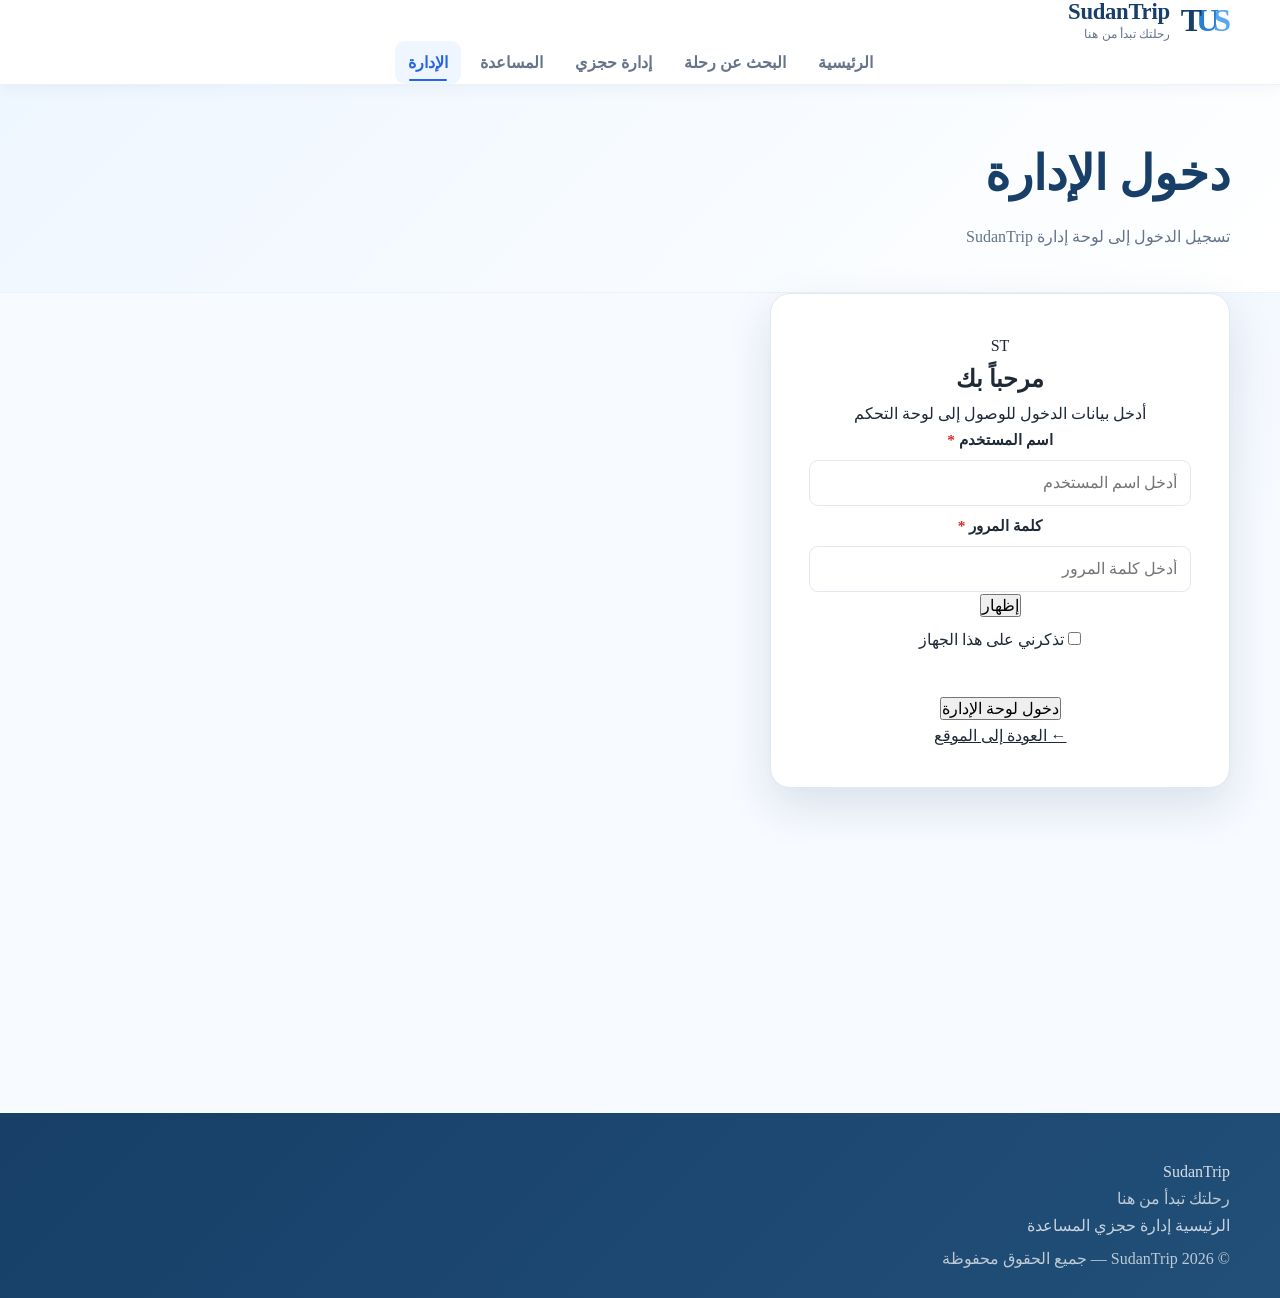
<file: admin/bookings.html>
<!DOCTYPE html>
<html lang="ar" dir="rtl">

<head>
    <meta charset="UTF-8">
    <meta name="viewport" content="width=device-width, initial-scale=1.0">

    <title>إدارة الحجوزات - SudanTrip</title>

    <link rel="stylesheet" href="../css/style.css">
</head>

<body>

    <!-- Header -->
    <header class="site-header">

        <div class="container header-content">

            <div class="logo">
    <a href="index.html" class="brand-logo" aria-label="SudanTrip - رحلتك تبدأ من هنا">
        <span class="brand-mark" aria-hidden="true">
            <span class="logo-s">S</span><span class="logo-u">U</span><span class="logo-t">T</span>
        </span>

        <span class="brand-info">
            <span class="brand-name">SudanTrip</span>
            <span class="brand-tagline">رحلتك تبدأ من هنا</span>
        </span>
    </a>
            </div>

            <nav class="main-nav">

                <a href="../index.html">
                    الرئيسية
                </a>

                <a href="../trips.html">
                    الرحلات
                </a>

                <a href="../bookings.html">
                    إدارة حجزي
                </a>

                <a href="../help.html">
                    المساعدة
                </a>

                <a href="dashboard.html" class="admin-nav-link">
                    لوحة الإدارة
                </a>

            </nav>

        </div>

    </header>


    <!-- Page Hero -->
    <section class="page-hero">

        <div class="container">

            <span class="page-hero-label">
                لوحة تحكم الإدارة
            </span>

            <h1>
                إدارة الحجوزات
            </h1>

            <p>
                عرض ومتابعة وإدارة جميع حجوزات المسافرين في منصة SudanTrip
            </p>

        </div>

    </section>


    <!-- Bookings Management -->
    <main class="admin-bookings-section">

        <div class="container">


            <!-- Page Header -->
            <div class="admin-page-header">

                <div>

                    <h2>
                        الحجوزات
                    </h2>

                    <p>
                        يمكنك البحث عن الحجوزات ومراجعة تفاصيلها وتحديث حالتها.
                    </p>

                </div>


                <div class="admin-page-actions">

                    <a
                        href="dashboard.html"
                        class="secondary-btn"
                    >
                        العودة للوحة التحكم
                    </a>

                </div>

            </div>


            <!-- Booking Statistics -->
            <section class="admin-stats-grid">

                <div class="admin-stat-card">

                    <span class="admin-stat-label">
                        إجمالي الحجوزات
                    </span>

                    <strong id="totalBookingsCount">
                        0
                    </strong>

                </div>


                <div class="admin-stat-card">

                    <span class="admin-stat-label">
                        حجوزات مؤكدة
                    </span>

                    <strong id="confirmedBookingsCount">
                        0
                    </strong>

                </div>


                <div class="admin-stat-card">

                    <span class="admin-stat-label">
                        حجوزات معلقة
                    </span>

                    <strong id="pendingBookingsCount">
                        0
                    </strong>

                </div>


                <div class="admin-stat-card">

                    <span class="admin-stat-label">
                        حجوزات ملغاة
                    </span>

                    <strong id="cancelledBookingsCount">
                        0
                    </strong>

                </div>

            </section>


            <!-- Search / Filters -->
            <section class="admin-filter-card">

                <div class="filter-header">

                    <div>

                        <h3>
                            البحث والتصفية
                        </h3>

                        <p>
                            ابحث باستخدام رقم الحجز أو بيانات المسافر.
                        </p>

                    </div>

                </div>


                <div class="filter-grid">

                    <div class="form-group">

                        <label for="bookingSearch">
                            البحث
                        </label>

                        <input
                            type="search"
                            id="bookingSearch"
                            placeholder="رقم الحجز أو الاسم أو الهاتف..."
                        >

                    </div>


                    <div class="form-group">

                        <label for="bookingStatusFilter">
                            حالة الحجز
                        </label>

                        <select id="bookingStatusFilter">

                            <option value="all">
                                كل الحالات
                            </option>

                            <option value="confirmed">
                                مؤكد
                            </option>

                            <option value="pending">
                                معلق
                            </option>

                            <option value="cancelled">
                                ملغي
                            </option>

                            <option value="completed">
                                مكتمل
                            </option>

                        </select>

                    </div>


                    <div class="form-group">

                        <label for="bookingDateFilter">
                            تاريخ الرحلة
                        </label>

                        <input
                            type="date"
                            id="bookingDateFilter"
                        >

                    </div>


                    <div class="form-group">

                        <label for="bookingFromFilter">
                            من
                        </label>

                        <select id="bookingFromFilter">

                            <option value="">
                                كل المدن
                            </option>

                        </select>

                    </div>


                    <div class="form-group">

                        <label for="bookingToFilter">
                            إلى
                        </label>

                        <select id="bookingToFilter">

                            <option value="">
                                كل المدن
                            </option>

                        </select>

                    </div>

                </div>

            </section>


            <!-- Bookings Table -->
            <section class="admin-table-card">

                <div class="admin-card-header">

                    <div>

                        <h3>
                            قائمة الحجوزات
                        </h3>

                        <p>
                            جميع الحجوزات المسجلة في المنصة.
                        </p>

                    </div>


                    <div class="table-count">

                        إجمالي النتائج:
                        <strong id="bookingsCount">
                            0
                        </strong>

                    </div>

                </div>


                <div class="table-responsive">

                    <table class="admin-table">

                        <thead>

                            <tr>

                                <th>
                                    #
                                </th>

                                <th>
                                    رقم الحجز
                                </th>

                                <th>
                                    المسافر
                                </th>

                                <th>
                                    الهاتف
                                </th>

                                <th>
                                    المسار
                                </th>

                                <th>
                                    التاريخ
                                </th>

                                <th>
                                    المقاعد
                                </th>

                                <th>
                                    الإجمالي
                                </th>

                                <th>
                                    الحالة
                                </th>

                                <th>
                                    الإجراءات
                                </th>

                            </tr>

                        </thead>


                        <tbody id="bookingsTableBody">

                            <!-- JavaScript will insert bookings here -->

                        </tbody>

                    </table>

                </div>


                <!-- Empty State -->
                <div
                    id="bookingsEmptyState"
                    class="empty-state"
                >

                    <div class="empty-state-icon">
                        🎫
                    </div>

                    <h3>
                        لا توجد حجوزات
                    </h3>

                    <p>
                        لم يتم العثور على حجوزات مطابقة للبحث أو التصفية.
                    </p>

                </div>

            </section>


            <!-- Booking Details -->
            <section
                class="admin-details-card"
                id="bookingDetailsCard"
            >

                <div class="admin-card-header">

                    <div>

                        <h3>
                            تفاصيل الحجز
                        </h3>

                        <p>
                            معلومات الحجز والمسافر والرحلة.
                        </p>

                    </div>


                    <button
                        type="button"
                        id="closeBookingDetails"
                        class="secondary-btn"
                    >
                        إغلاق
                    </button>

                </div>


                <div class="booking-details-grid">

                    <!-- Booking Information -->
                    <div class="details-group">

                        <h4>
                            معلومات الحجز
                        </h4>

                        <div class="details-row">
                            <span>رقم الحجز</span>
                            <strong id="detailBookingReference">-</strong>
                        </div>

                        <div class="details-row">
                            <span>الحالة</span>
                            <strong id="detailBookingStatus">-</strong>
                        </div>

                        <div class="details-row">
                            <span>تاريخ الحجز</span>
                            <strong id="detailBookingCreatedAt">-</strong>
                        </div>

                        <div class="details-row">
                            <span>الإجمالي</span>
                            <strong id="detailBookingTotal">-</strong>
                        </div>

                    </div>


                    <!-- Passenger Information -->
                    <div class="details-group">

                        <h4>
                            معلومات المسافر
                        </h4>

                        <div class="details-row">
                            <span>الاسم</span>
                            <strong id="detailPassengerName">-</strong>
                        </div>

                        <div class="details-row">
                            <span>الهاتف</span>
                            <strong id="detailPassengerPhone">-</strong>
                        </div>

                        <div class="details-row">
                            <span>البريد الإلكتروني</span>
                            <strong id="detailPassengerEmail">-</strong>
                        </div>

                        <div class="details-row">
                            <span>الجنسية</span>
                            <strong id="detailPassengerNationality">-</strong>
                        </div>

                    </div>


                    <!-- Trip Information -->
                    <div class="details-group">

                        <h4>
                            معلومات الرحلة
                        </h4>

                        <div class="details-row">
                            <span>المسار</span>
                            <strong id="detailTripRoute">-</strong>
                        </div>

                        <div class="details-row">
                            <span>التاريخ</span>
                            <strong id="detailTripDate">-</strong>
                        </div>

                        <div class="details-row">
                            <span>المغادرة</span>
                            <strong id="detailTripDeparture">-</strong>
                        </div>

                        <div class="details-row">
                            <span>الوصول</span>
                            <strong id="detailTripArrival">-</strong>
                        </div>

                        <div class="details-row">
                            <span>الشركة</span>
                            <strong id="detailTripCompany">-</strong>
                        </div>

                        <div class="details-row">
                            <span>الباص</span>
                            <strong id="detailTripBus">-</strong>
                        </div>

                        <div class="details-row">
                            <span>المقاعد</span>
                            <strong id="detailTripSeats">-</strong>
                        </div>

                    </div>

                </div>


                <!-- Booking Actions -->
                <div class="details-actions">

                    <button
                        type="button"
                        id="confirmAdminBooking"
                        class="primary-btn"
                    >
                        تأكيد الحجز
                    </button>

                    <button
                        type="button"
                        id="completeAdminBooking"
                        class="secondary-btn"
                    >
                        تحديد كمكتمل
                    </button>

                    <button
                        type="button"
                        id="cancelAdminBooking"
                        class="danger-btn"
                    >
                        إلغاء الحجز
                    </button>

                    <button
                        type="button"
                        id="printAdminBooking"
                        class="secondary-btn"
                    >
                        طباعة التذكرة
                    </button>

                    <button
                        type="button"
                        id="downloadAdminBookingPdf"
                        class="secondary-btn"
                    >
                        PDF
                    </button>

                </div>


                <p
                    id="bookingDetailsMessage"
                    class="form-message"
                ></p>

            </section>


            <!-- Admin Notice -->
            <section class="admin-notice">

                <h3>
                    تنبيه
                </h3>

                <p>
                    عند إلغاء حجز، يجب التأكد من تحديث المقاعد المتاحة للرحلة
                    حتى يتمكن مسافر آخر من حجزها.
                </p>

            </section>

        </div>

    </main>


    <!-- Footer -->
    <footer class="site-footer">

        <div class="container footer-content">

            <div>

                <strong>
                    SudanTrip
                </strong>

                <p>
                    رحلتك تبدأ من هنا
                </p>

            </div>


            <div>

                <p>
                    لوحة تحكم الإدارة
                </p>

            </div>

        </div>

    </footer>


    <!-- JavaScript will be implemented later -->
    <script src="../js/app.js"></script>
    <script src="../js/admin.js"></script>

</body>
</html>
</file>
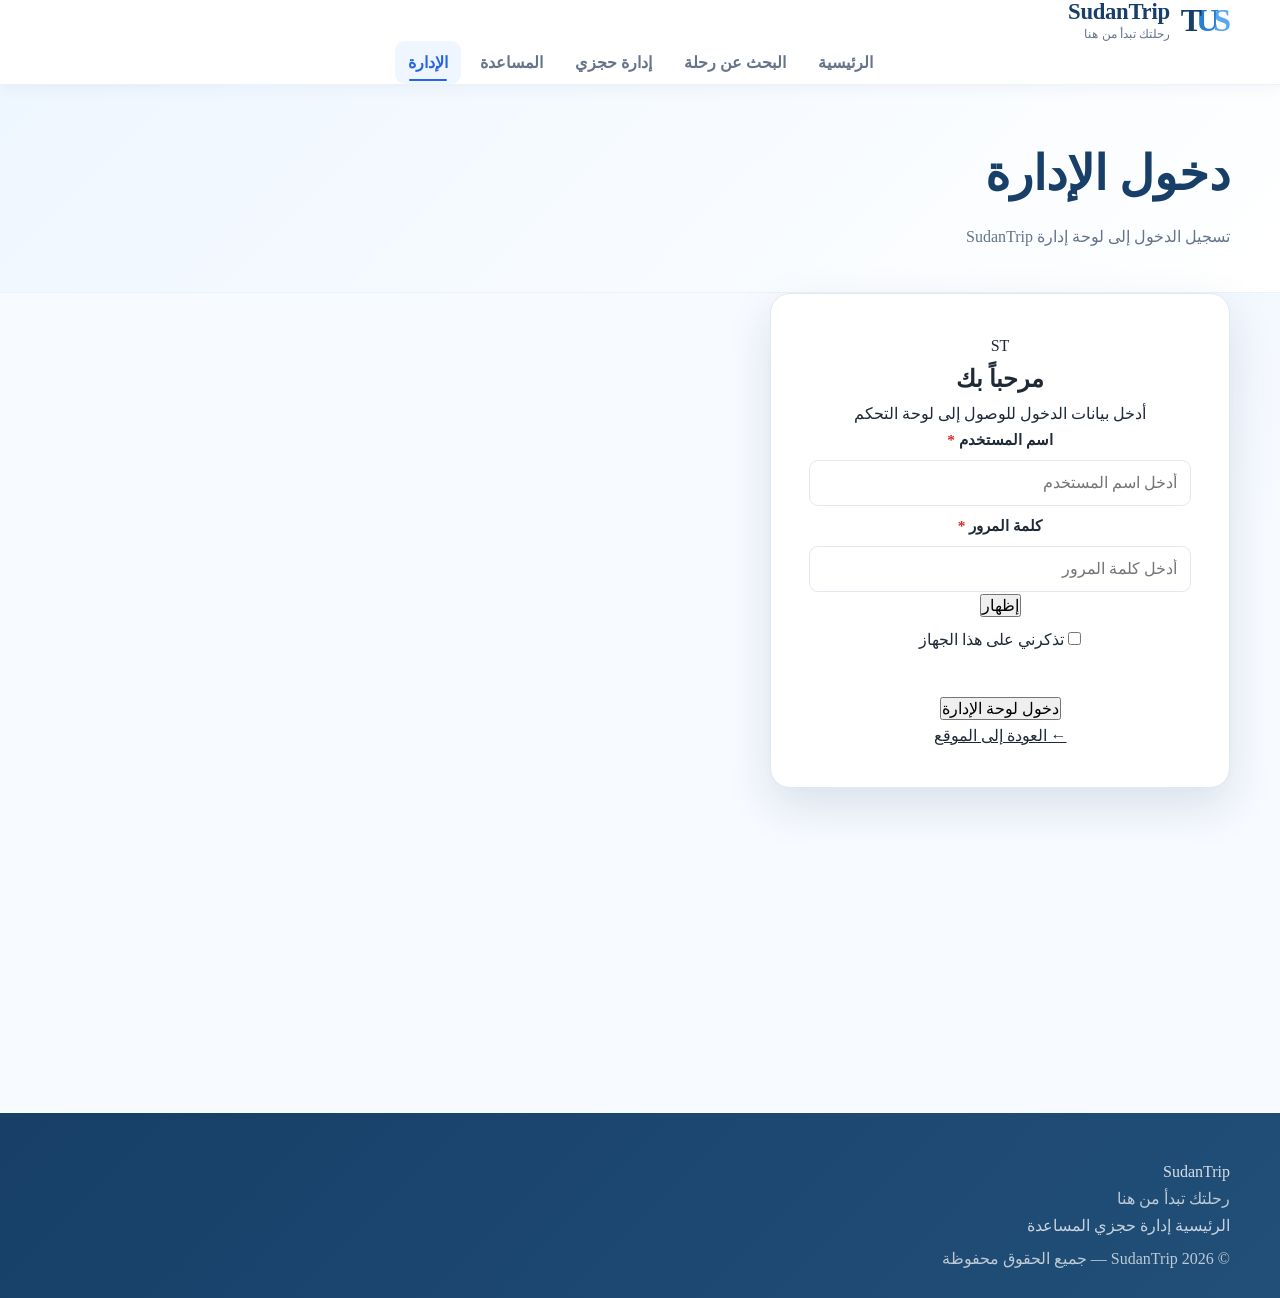
<file: admin/buses.html>
<!DOCTYPE html>
<html lang="ar" dir="rtl">
<head>
    <meta charset="UTF-8">
    <meta name="viewport" content="width=device-width, initial-scale=1.0">

    <title>إدارة الباصات - SudanTrip</title>

    <link rel="stylesheet" href="../css/style.css">
</head>

<body>

    <!-- Header -->
    <header class="site-header">

        <div class="container header-content">

          <div class="logo">
    <a href="index.html" class="brand-logo" aria-label="SudanTrip - رحلتك تبدأ من هنا">
        <span class="brand-mark" aria-hidden="true">
            <span class="logo-s">S</span><span class="logo-u">U</span><span class="logo-t">T</span>
        </span>

        <span class="brand-info">
            <span class="brand-name">SudanTrip</span>
            <span class="brand-tagline">رحلتك تبدأ من هنا</span>
        </span>
    </a>
          </div>

            <nav class="main-nav">
                <a href="../index.html">الرئيسية</a>
                <a href="../trips.html">الرحلات</a>
                <a href="../bookings.html">إدارة حجزي</a>
                <a href="../help.html">المساعدة</a>
                <a href="dashboard.html" class="admin-nav-link">لوحة الإدارة</a>
            </nav>

        </div>

    </header>


    <!-- Page Hero -->
    <section class="page-hero">

        <div class="container">

            <span class="page-hero-label">
                لوحة تحكم الإدارة
            </span>

            <h1>
                إدارة الباصات
            </h1>

            <p>
                إضافة وتعديل وإدارة الباصات المستخدمة في رحلات SudanTrip
            </p>

        </div>

    </section>


    <!-- Buses Management -->
    <main class="admin-buses-section">

        <div class="container">


            <!-- Page Header -->
            <div class="admin-page-header">

                <div>

                    <h2>
                        الباصات
                    </h2>

                    <p>
                        إدارة بيانات الباصات وعدد المقاعد وحالتها التشغيلية.
                    </p>

                </div>


                <div class="admin-page-actions">

                    <a
                        href="dashboard.html"
                        class="secondary-btn"
                    >
                        العودة للوحة التحكم
                    </a>

                    <button
                        type="button"
                        id="addBusBtn"
                        class="primary-btn"
                    >
                        + إضافة باص
                    </button>

                </div>

            </div>


            <!-- Add / Edit Bus Form -->
            <section
                class="admin-form-card"
                id="busFormCard"
            >

                <div class="admin-card-header">

                    <div>

                        <h3 id="busFormTitle">
                            إضافة باص جديد
                        </h3>

                        <p>
                            أدخل بيانات الباص ثم احفظ التغييرات.
                        </p>

                    </div>

                </div>


                <form id="busForm">

                    <input
                        type="hidden"
                        id="busId"
                    >


                    <!-- Basic Information -->
                    <div class="form-section">

                        <h4>
                            البيانات الأساسية
                        </h4>

                        <div class="form-grid">

                            <div class="form-group">

                                <label for="busCompany">
                                    شركة النقل
                                </label>

                                <input
                                    type="text"
                                    id="busCompany"
                                    name="busCompany"
                                    placeholder="مثال: شركة النيل للنقل"
                                    required
                                >

                                <small
                                    id="busCompanyError"
                                    class="form-error"
                                ></small>

                            </div>


                            <div class="form-group">

                                <label for="busNumber">
                                    رقم الباص
                                </label>

                                <input
                                    type="text"
                                    id="busNumber"
                                    name="busNumber"
                                    placeholder="مثال: SD-2045"
                                    required
                                >

                                <small
                                    id="busNumberError"
                                    class="form-error"
                                ></small>

                            </div>


                            <div class="form-group">

                                <label for="busModel">
                                    الموديل
                                </label>

                                <input
                                    type="text"
                                    id="busModel"
                                    name="busModel"
                                    placeholder="مثال: Yutong"
                                >

                            </div>


                            <div class="form-group">

                                <label for="busYear">
                                    سنة الصنع
                                </label>

                                <input
                                    type="number"
                                    id="busYear"
                                    name="busYear"
                                    min="1980"
                                    max="2100"
                                    placeholder="مثال: 2024"
                                >

                            </div>

                        </div>

                    </div>


                    <!-- Capacity -->
                    <div class="form-section">

                        <h4>
                            المقاعد
                        </h4>

                        <div class="form-grid">

                            <div class="form-group">

                                <label for="busSeats">
                                    عدد المقاعد
                                </label>

                                <input
                                    type="number"
                                    id="busSeats"
                                    name="busSeats"
                                    min="1"
                                    max="100"
                                    placeholder="مثال: 40"
                                    required
                                >

                                <small>
                                    عدد المقاعد الكلي داخل الباص.
                                </small>

                                <small
                                    id="busSeatsError"
                                    class="form-error"
                                ></small>

                            </div>


                            <div class="form-group">

                                <label for="busType">
                                    نوع الباص
                                </label>

                                <select
                                    id="busType"
                                    name="busType"
                                >

                                    <option value="standard">
                                        عادي
                                    </option>

                                    <option value="vip">
                                        VIP
                                    </option>

                                    <option value="luxury">
                                        فاخر
                                    </option>

                                </select>

                            </div>


                            <div class="form-group">

                                <label for="busStatus">
                                    الحالة
                                </label>

                                <select
                                    id="busStatus"
                                    name="busStatus"
                                >

                                    <option value="active">
                                        متاح
                                    </option>

                                    <option value="maintenance">
                                        في الصيانة
                                    </option>

                                    <option value="inactive">
                                        غير متاح
                                    </option>

                                </select>

                            </div>

                        </div>

                    </div>


                    <!-- Notes -->
                    <div class="form-section">

                        <h4>
                            ملاحظات
                        </h4>

                        <div class="form-group">

                            <label for="busNotes">
                                ملاحظات إضافية
                            </label>

                            <textarea
                                id="busNotes"
                                name="busNotes"
                                rows="4"
                                placeholder="اكتب أي ملاحظات عن الباص..."
                            ></textarea>

                        </div>

                    </div>


                    <!-- Form Actions -->
                    <div class="form-actions">

                        <button
                            type="submit"
                            id="saveBusBtn"
                            class="primary-btn"
                        >
                            حفظ الباص
                        </button>

                        <button
                            type="button"
                            id="cancelBusBtn"
                            class="secondary-btn"
                        >
                            إلغاء
                        </button>

                    </div>


                    <p
                        id="busFormMessage"
                        class="form-message"
                    ></p>

                </form>

            </section>


            <!-- Search / Filter -->
            <section class="admin-filter-card">

                <div class="filter-header">

                    <div>

                        <h3>
                            البحث والتصفية
                        </h3>

                        <p>
                            ابحث عن باص أو قم بتصفية الباصات حسب الحالة.
                        </p>

                    </div>

                </div>


                <div class="filter-grid">

                    <div class="form-group">

                        <label for="busSearch">
                            البحث
                        </label>

                        <input
                            type="search"
                            id="busSearch"
                            placeholder="ابحث برقم الباص أو الشركة..."
                        >

                    </div>


                    <div class="form-group">

                        <label for="busTypeFilter">
                            النوع
                        </label>

                        <select id="busTypeFilter">

                            <option value="all">
                                كل الأنواع
                            </option>

                            <option value="standard">
                                عادي
                            </option>

                            <option value="vip">
                                VIP
                            </option>

                            <option value="luxury">
                                فاخر
                            </option>

                        </select>

                    </div>


                    <div class="form-group">

                        <label for="busStatusFilter">
                            الحالة
                        </label>

                        <select id="busStatusFilter">

                            <option value="all">
                                كل الحالات
                            </option>

                            <option value="active">
                                متاح
                            </option>

                            <option value="maintenance">
                                في الصيانة
                            </option>

                            <option value="inactive">
                                غير متاح
                            </option>

                        </select>

                    </div>

                </div>

            </section>


            <!-- Buses Table -->
            <section class="admin-table-card">

                <div class="admin-card-header">

                    <div>

                        <h3>
                            قائمة الباصات
                        </h3>

                        <p>
                            جميع الباصات المسجلة في منصة SudanTrip.
                        </p>

                    </div>


                    <div class="table-count">

                        إجمالي الباصات:
                        <strong id="busesCount">
                            0
                        </strong>

                    </div>

                </div>


                <div class="table-responsive">

                    <table class="admin-table">

                        <thead>

                            <tr>

                                <th>#</th>
                                <th>الشركة</th>
                                <th>رقم الباص</th>
                                <th>الموديل</th>
                                <th>سنة الصنع</th>
                                <th>المقاعد</th>
                                <th>النوع</th>
                                <th>الحالة</th>
                                <th>الإجراءات</th>

                            </tr>

                        </thead>


                        <tbody id="busesTableBody">

                            <!-- JavaScript will insert buses here -->

                        </tbody>

                    </table>

                </div>


                <!-- Empty State -->
                <div
                    id="busesEmptyState"
                    class="empty-state"
                >

                    <div class="empty-state-icon">
                        🚌
                    </div>

                    <h3>
                        لا توجد باصات
                    </h3>

                    <p>
                        لم يتم العثور على باصات مطابقة للبحث أو التصفية.
                    </p>

                    <button
                        type="button"
                        id="emptyAddBusBtn"
                        class="primary-btn"
                    >
                        + إضافة باص
                    </button>

                </div>

            </section>


            <!-- Admin Notice -->
            <section class="admin-notice">

                <h3>
                    تنبيه
                </h3>

                <p>
                    لا تقم بتعطيل أو حذف باص مرتبط برحلة نشطة أو حجز قائم
                    إلا بعد التأكد من عدم تأثير ذلك على المسافرين.
                </p>

            </section>

        </div>

    </main>


    <!-- Footer -->
    <footer class="site-footer">

        <div class="container footer-content">

            <div>

                <strong>
                    SudanTrip
                </strong>

                <p>
                    رحلتك تبدأ من هنا
                </p>

            </div>


            <div>

                <p>
                    لوحة تحكم الإدارة
                </p>

            </div>

        </div>

    </footer>


    <!-- JavaScript will be implemented later -->
    <script src="../js/app.js"></script>
    <script src="../js/admin.js"></script>

</body>
</html>
</file>
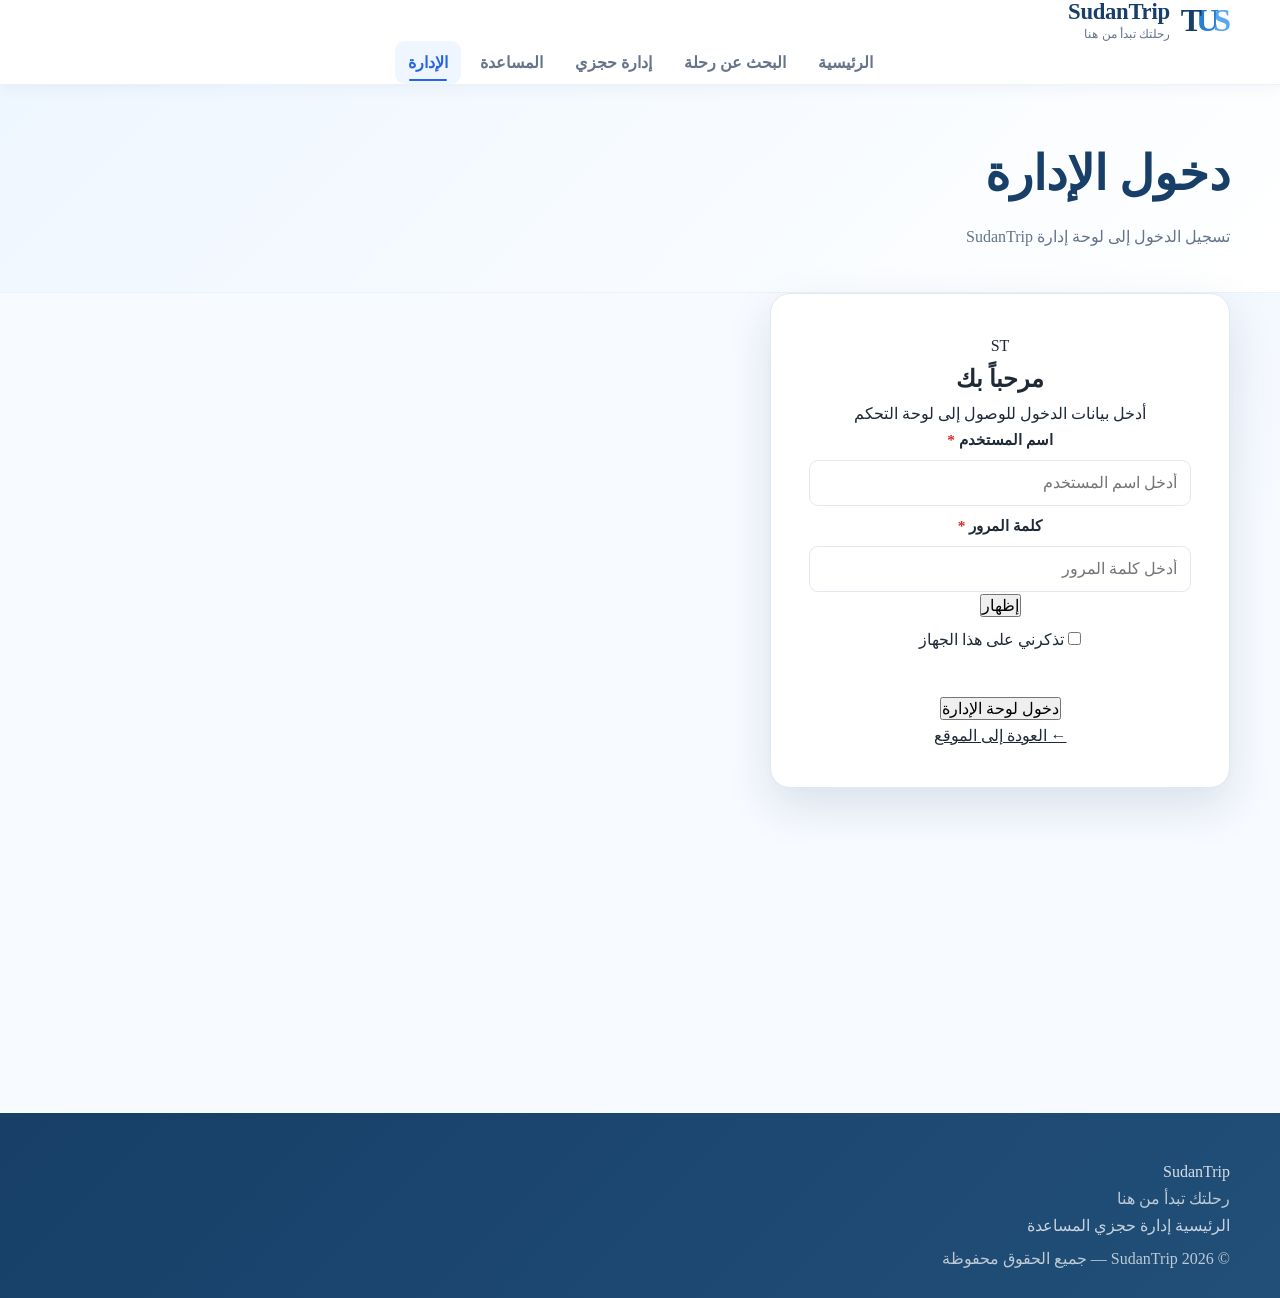
<file: admin/cities.html>
<!DOCTYPE html>
<html lang="ar" dir="rtl">
<head>
    <meta charset="UTF-8">
    <meta name="viewport" content="width=device-width, initial-scale=1.0">
    <title>إدارة المدن - SudanTrip</title>

    <link rel="stylesheet" href="../css/style.css">
</head>

<body>

    <!-- Header -->
    <header class="site-header">
        <div class="container header-content">

            <div class="logo">
    <a href="index.html" class="brand-logo" aria-label="SudanTrip - رحلتك تبدأ من هنا">
        <span class="brand-mark" aria-hidden="true">
            <span class="logo-s">S</span><span class="logo-u">U</span><span class="logo-t">T</span>
        </span>

        <span class="brand-info">
            <span class="brand-name">SudanTrip</span>
            <span class="brand-tagline">رحلتك تبدأ من هنا</span>
        </span>
    </a>
            </div>

            <nav class="main-nav">
                <a href="../index.html">الرئيسية</a>
                <a href="../trips.html">الرحلات</a>
                <a href="../bookings.html">إدارة حجزي</a>
                <a href="../help.html">المساعدة</a>
                <a href="dashboard.html" class="admin-nav-link">لوحة الإدارة</a>
            </nav>

        </div>
    </header>


    <!-- Page Hero -->
    <section class="page-hero">
        <div class="container">
            <span class="page-hero-label">لوحة تحكم الإدارة</span>
            <h1>إدارة المدن</h1>
            <p>
                إضافة وتعديل وإدارة المدن المتاحة في منصة SudanTrip
            </p>
        </div>
    </section>


    <!-- Cities Management -->
    <main class="admin-cities-section">
        <div class="container">

            <!-- Page Header -->
            <div class="admin-page-header">

                <div>
                    <h2>المدن</h2>
                    <p>
                        يمكنك إدارة المدن التي تظهر للمستخدمين عند البحث عن الرحلات.
                    </p>
                </div>

                <div class="admin-page-actions">
                    <a href="dashboard.html" class="secondary-btn">
                        العودة للوحة التحكم
                    </a>

                    <button type="button" id="addCityBtn" class="primary-btn">
                        + إضافة مدينة
                    </button>
                </div>

            </div>


            <!-- Add / Edit City Form -->
            <section class="admin-form-card" id="cityFormCard">

                <div class="admin-card-header">
                    <div>
                        <h3 id="cityFormTitle">إضافة مدينة</h3>
                        <p>أدخل بيانات المدينة ثم احفظ التغييرات.</p>
                    </div>
                </div>

                <form id="cityForm">

                    <input type="hidden" id="cityId">

                    <div class="form-grid">

                        <div class="form-group">
                            <label for="cityName">اسم المدينة</label>
                            <input
                                type="text"
                                id="cityName"
                                name="cityName"
                                placeholder="مثال: الخرطوم"
                                required
                            >
                            <small id="cityNameError" class="form-error"></small>
                        </div>

                        <div class="form-group">
                            <label for="cityStatus">حالة المدينة</label>

                            <select id="cityStatus" name="cityStatus">
                                <option value="active">نشطة</option>
                                <option value="inactive">معطلة</option>
                            </select>
                        </div>

                    </div>

                    <div class="form-actions">

                        <button
                            type="submit"
                            id="saveCityBtn"
                            class="primary-btn"
                        >
                            حفظ المدينة
                        </button>

                        <button
                            type="button"
                            id="cancelCityBtn"
                            class="secondary-btn"
                        >
                            إلغاء
                        </button>

                    </div>

                    <p id="cityFormMessage" class="form-message"></p>

                </form>

            </section>


            <!-- Search / Filter -->
            <section class="admin-filter-card">

                <div class="filter-header">
                    <div>
                        <h3>البحث والتصفية</h3>
                        <p>ابحث عن مدينة أو اعرض المدن حسب حالتها.</p>
                    </div>
                </div>

                <div class="filter-grid">

                    <div class="form-group">
                        <label for="citySearch">البحث عن مدينة</label>
                        <input
                            type="search"
                            id="citySearch"
                            placeholder="اكتب اسم المدينة..."
                        >
                    </div>

                    <div class="form-group">
                        <label for="cityStatusFilter">الحالة</label>

                        <select id="cityStatusFilter">
                            <option value="all">كل المدن</option>
                            <option value="active">المدن النشطة</option>
                            <option value="inactive">المدن المعطلة</option>
                        </select>
                    </div>

                </div>

            </section>


            <!-- Cities Table -->
            <section class="admin-table-card">

                <div class="admin-card-header">

                    <div>
                        <h3>قائمة المدن</h3>
                        <p>
                            جميع المدن المسجلة في منصة SudanTrip.
                        </p>
                    </div>

                    <div class="table-count">
                        إجمالي المدن:
                        <strong id="citiesCount">0</strong>
                    </div>

                </div>


                <div class="table-responsive">

                    <table class="admin-table">

                        <thead>
                            <tr>
                                <th>#</th>
                                <th>اسم المدينة</th>
                                <th>الحالة</th>
                                <th>الإجراءات</th>
                            </tr>
                        </thead>

                        <tbody id="citiesTableBody">

                            <!-- JavaScript will insert cities here -->

                        </tbody>

                    </table>

                </div>


                <!-- Empty State -->
                <div id="citiesEmptyState" class="empty-state">

                    <div class="empty-state-icon">🏙️</div>

                    <h3>لا توجد مدن</h3>

                    <p>
                        لم يتم العثور على مدن مطابقة للبحث أو التصفية.
                    </p>

                    <button
                        type="button"
                        id="emptyAddCityBtn"
                        class="primary-btn"
                    >
                        + إضافة مدينة
                    </button>

                </div>

            </section>


            <!-- Admin Notice -->
            <section class="admin-notice">

                <h3>تنبيه</h3>

                <p>
                    تعطيل مدينة يمنع ظهورها كخيار جديد للمستخدمين،
                    لكنه لا يحذف الرحلات أو الحجوزات المرتبطة بها.
                </p>

            </section>

        </div>
    </main>


    <!-- Footer -->
    <footer class="site-footer">

        <div class="container footer-content">

            <div>
                <strong>SudanTrip</strong>
                <p>رحلتك تبدأ من هنا</p>
            </div>

            <div>
                <p>لوحة تحكم الإدارة</p>
            </div>

        </div>

    </footer>


    <!-- JavaScript will be added later -->
    <script src="../js/app.js"></script>
    <script src="../js/admin.js"></script>

</body>
</html>
</file>
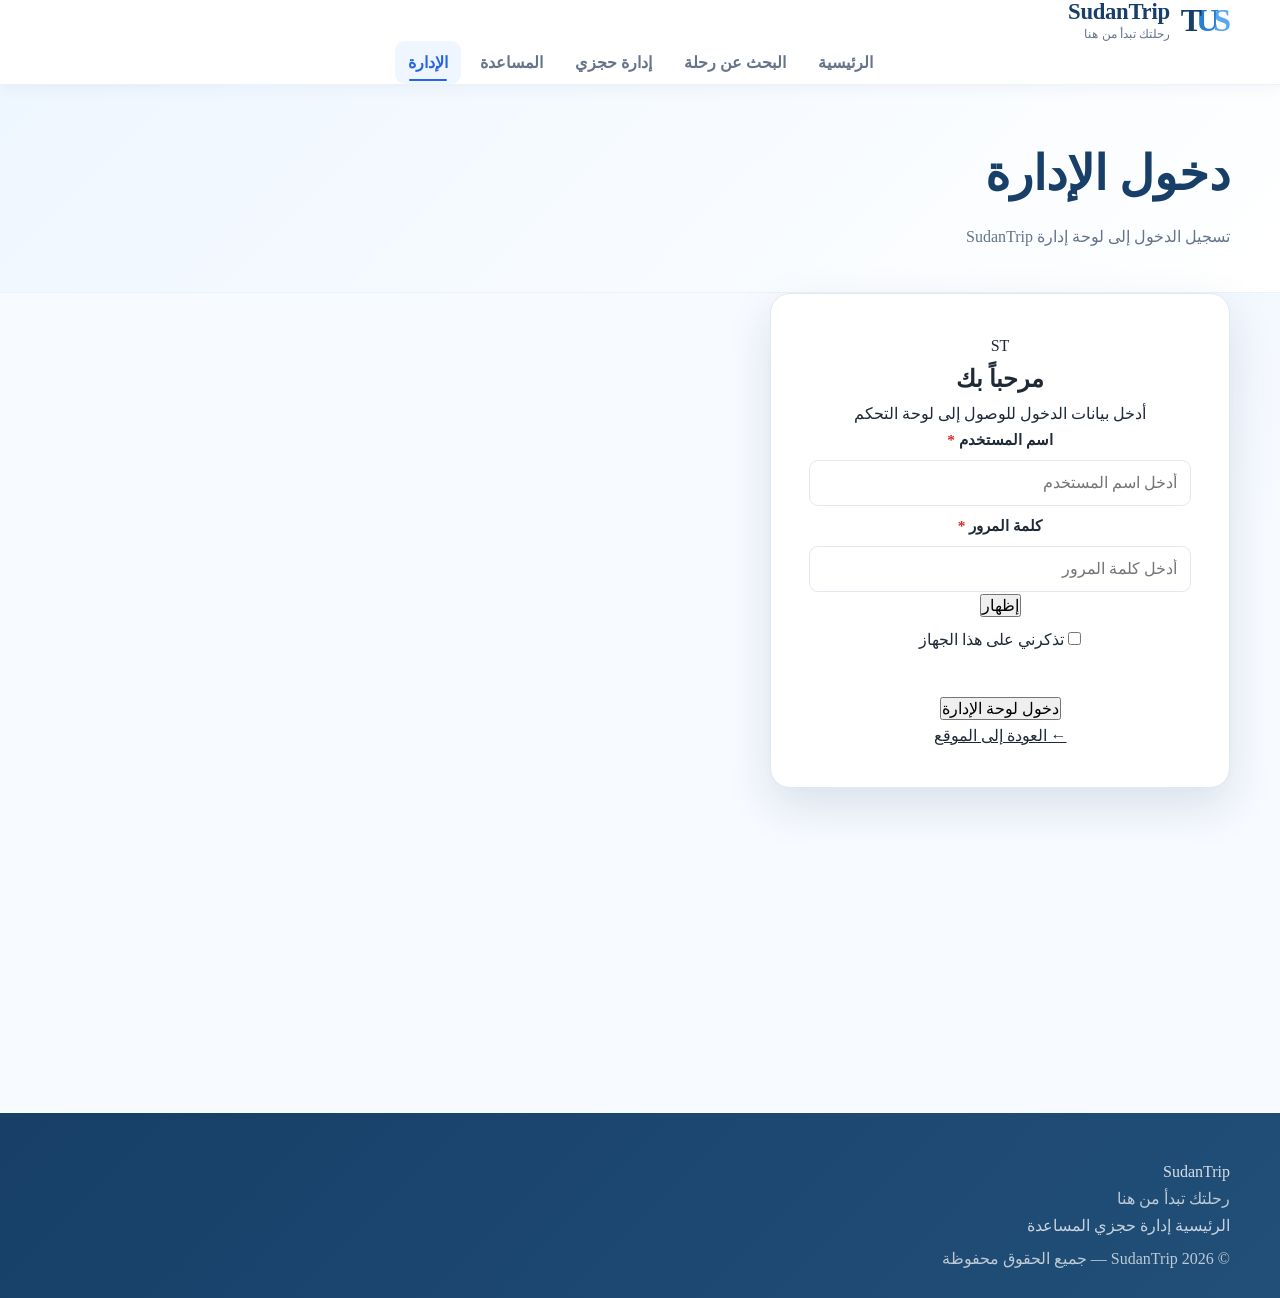
<file: admin/dashboard.html>
<!DOCTYPE html>
<html lang="ar" dir="rtl">

<head>
    <meta charset="UTF-8">
    <meta name="viewport" content="width=device-width, initial-scale=1.0">

    <title>لوحة التحكم - SudanTrip</title>

    <link rel="stylesheet" href="../css/style.css">
</head>

<body>

    <!-- ================= HEADER ================= -->
    <header class="site-header">

        <div class="container header-content">

            <div class="logo">
    <a href="index.html" class="brand-logo" aria-label="SudanTrip - رحلتك تبدأ من هنا">
        <span class="brand-mark" aria-hidden="true">
            <span class="logo-s">S</span><span class="logo-u">U</span><span class="logo-t">T</span>
        </span>

        <span class="brand-info">
            <span class="brand-name">SudanTrip</span>
            <span class="brand-tagline">رحلتك تبدأ من هنا</span>
        </span>
    </a>
            </div>


            <nav class="main-nav">

                <a href="../index.html">
                    الرئيسية
                </a>

                <a href="../index.html#search">
                    البحث عن رحلة
                </a>

                <a href="../bookings.html">
                    إدارة حجزي
                </a>

                <a href="../help.html">
                    المساعدة
                </a>

                <a
                    href="dashboard.html"
                    class="admin-link active">
                    الإدارة
                </a>

            </nav>

        </div>

    </header>


    <!-- ================= PAGE HERO ================= -->
    <section class="page-hero">

        <div class="container">

            <h1>
                لوحة تحكم الإدارة
            </h1>

            <p>
                إدارة ومتابعة منصة SudanTrip
            </p>

        </div>

    </section>


    <!-- ================= ADMIN MAIN ================= -->
    <main class="admin-dashboard-section">

        <div class="container">


            <!-- ================= ADMIN HEADER ================= -->
            <section class="admin-dashboard-header">

                <div>

                    <span class="admin-welcome-label">
                        لوحة الإدارة
                    </span>

                    <h2>
                        مرحباً بك في SudanTrip
                    </h2>

                    <p>
                        من هنا يمكنك إدارة الرحلات والحافلات والمدن
                        والحجوزات ومتابعة إحصائيات المنصة.
                    </p>

                </div>


                <div class="admin-dashboard-actions">

                    <a
                        href="../index.html"
                        class="secondary-btn">
                        عرض الموقع
                    </a>

                    <button
                        type="button"
                        id="adminLogoutBtn"
                        class="danger-btn">
                        تسجيل الخروج
                    </button>

                </div>

            </section>


            <!-- ================= STATISTICS ================= -->
            <section class="admin-stats-grid">


                <div class="admin-stat-card">

                    <div class="admin-stat-icon">
                        C
                    </div>

                    <div class="admin-stat-content">

                        <span>
                            المدن
                        </span>

                        <strong id="statCities">
                            0
                        </strong>

                    </div>

                </div>


                <div class="admin-stat-card">

                    <div class="admin-stat-icon">
                        T
                    </div>

                    <div class="admin-stat-content">

                        <span>
                            الرحلات
                        </span>

                        <strong id="statTrips">
                            0
                        </strong>

                    </div>

                </div>


                <div class="admin-stat-card">

                    <div class="admin-stat-icon">
                        B
                    </div>

                    <div class="admin-stat-content">

                        <span>
                            الحافلات
                        </span>

                        <strong id="statBuses">
                            0
                        </strong>

                    </div>

                </div>


                <div class="admin-stat-card">

                    <div class="admin-stat-icon">
                        R
                    </div>

                    <div class="admin-stat-content">

                        <span>
                            الحجوزات
                        </span>

                        <strong id="statBookings">
                            0
                        </strong>

                    </div>

                </div>


                <div class="admin-stat-card">

                    <div class="admin-stat-icon">
                        U
                    </div>

                    <div class="admin-stat-content">

                        <span>
                            المستخدمون
                        </span>

                        <strong id="statUsers">
                            0
                        </strong>

                    </div>

                </div>


                <div class="admin-stat-card">

                    <div class="admin-stat-icon">
                        S
                    </div>

                    <div class="admin-stat-content">

                        <span>
                            المقاعد المحجوزة
                        </span>

                        <strong id="statReservedSeats">
                            0
                        </strong>

                    </div>

                </div>

            </section>


            <!-- ================= QUICK MANAGEMENT ================= -->
            <section class="admin-management-section">

                <div class="section-heading">

                    <h2>
                        الإدارة السريعة
                    </h2>

                    <p>
                        الوصول المباشر إلى أقسام لوحة التحكم
                    </p>

                </div>


                <div class="admin-management-grid">


                    <!-- CITIES -->
                    <a
                        href="cities.html"
                        class="admin-management-card">

                        <div class="admin-management-icon">
                            01
                        </div>

                        <div>

                            <h3>
                                إدارة المدن
                            </h3>

                            <p>
                                إضافة وتعديل وتعطيل وحذف المدن
                                المتاحة في المنصة.
                            </p>

                        </div>

                        <span class="management-arrow">
                            ←
                        </span>

                    </a>


                    <!-- TRIPS -->
                    <a
                        href="trips.html"
                        class="admin-management-card">

                        <div class="admin-management-icon">
                            02
                        </div>

                        <div>

                            <h3>
                                إدارة الرحلات
                            </h3>

                            <p>
                                إنشاء الرحلات وتعديل بياناتها
                                ومتابعة حالتها.
                            </p>

                        </div>

                        <span class="management-arrow">
                            ←
                        </span>

                    </a>


                    <!-- BUSES -->
                    <a
                        href="buses.html"
                        class="admin-management-card">

                        <div class="admin-management-icon">
                            03
                        </div>

                        <div>

                            <h3>
                                إدارة الحافلات
                            </h3>

                            <p>
                                إضافة الحافلات وتحديد السعة
                                والبيانات الخاصة بها.
                            </p>

                        </div>

                        <span class="management-arrow">
                            ←
                        </span>

                    </a>


                    <!-- BOOKINGS -->
                    <a
                        href="bookings.html"
                        class="admin-management-card">

                        <div class="admin-management-icon">
                            04
                        </div>

                        <div>

                            <h3>
                                إدارة الحجوزات
                            </h3>

                            <p>
                                متابعة جميع الحجوزات والبحث عنها
                                وإدارة حالتها.
                            </p>

                        </div>

                        <span class="management-arrow">
                            ←
                        </span>

                    </a>


                    <!-- USERS -->
                    <a
                        href="users.html"
                        class="admin-management-card">

                        <div class="admin-management-icon">
                            05
                        </div>

                        <div>

                            <h3>
                                إدارة المستخدمين
                            </h3>

                            <p>
                                عرض المستخدمين ومتابعة بياناتهم
                                وحالة حساباتهم.
                            </p>

                        </div>

                        <span class="management-arrow">
                            ←
                        </span>

                    </a>


                    <!-- REPORTS -->
                    <a
                        href="reports.html"
                        class="admin-management-card">

                        <div class="admin-management-icon">
                            06
                        </div>

                        <div>

                            <h3>
                                التقارير
                            </h3>

                            <p>
                                عرض الإحصائيات والتقارير الخاصة
                                بالرحلات والحجوزات.
                            </p>

                        </div>

                        <span class="management-arrow">
                            ←
                        </span>

                    </a>

                </div>

            </section>


            <!-- ================= RECENT BOOKINGS ================= -->
            <section class="admin-recent-section">

                <div class="section-heading">

                    <div>

                        <h2>
                            أحدث الحجوزات
                        </h2>

                        <p>
                            آخر الحجوزات المسجلة في المنصة
                        </p>

                    </div>

                    <a
                        href="bookings.html"
                        class="secondary-btn">
                        عرض جميع الحجوزات
                    </a>

                </div>


                <div class="admin-table-wrapper">

                    <table class="admin-table">

                        <thead>

                            <tr>

                                <th>
                                    رقم الحجز
                                </th>

                                <th>
                                    المسافر
                                </th>

                                <th>
                                    الرحلة
                                </th>

                                <th>
                                    التاريخ
                                </th>

                                <th>
                                    المبلغ
                                </th>

                                <th>
                                    الحالة
                                </th>

                            </tr>

                        </thead>


                        <tbody id="recentBookingsBody">

                            <tr>

                                <td colspan="6" class="empty-table">
                                    لا توجد حجوزات حالياً
                                </td>

                            </tr>

                        </tbody>

                    </table>

                </div>

            </section>


            <!-- ================= QUICK NOTICE ================= -->
            <section class="admin-notice">

                <div class="admin-notice-icon">
                    !
                </div>

                <div>

                    <h3>
                        تنبيه الإدارة
                    </h3>

                    <p>
                        تأكد من تحديث بيانات الرحلات والحافلات والمدن
                        بشكل مستمر حتى تظهر المعلومات الصحيحة للمسافرين.
                    </p>

                </div>

            </section>

        </div>

    </main>


    <!-- ================= FOOTER ================= -->
    <footer class="site-footer">

        <div class="container footer-content">

            <div class="footer-brand">

                <div class="footer-logo">
                    SudanTrip
                </div>

                <p>
                    رحلتك تبدأ من هنا
                </p>

            </div>


            <div class="footer-links">

                <a href="../index.html">
                    الرئيسية
                </a>

                <a href="../bookings.html">
                    إدارة حجزي
                </a>

                <a href="../help.html">
                    المساعدة
                </a>

            </div>


            <div class="footer-copy">

                <p>
                    © 2026 SudanTrip — جميع الحقوق محفوظة
                </p>

            </div>

        </div>

    </footer>


    <!-- ================= JAVASCRIPT ================= -->
    <script src="../js/app.js"></script>
    <script src="../js/admin.js"></script>

</body>

</html>
</file>
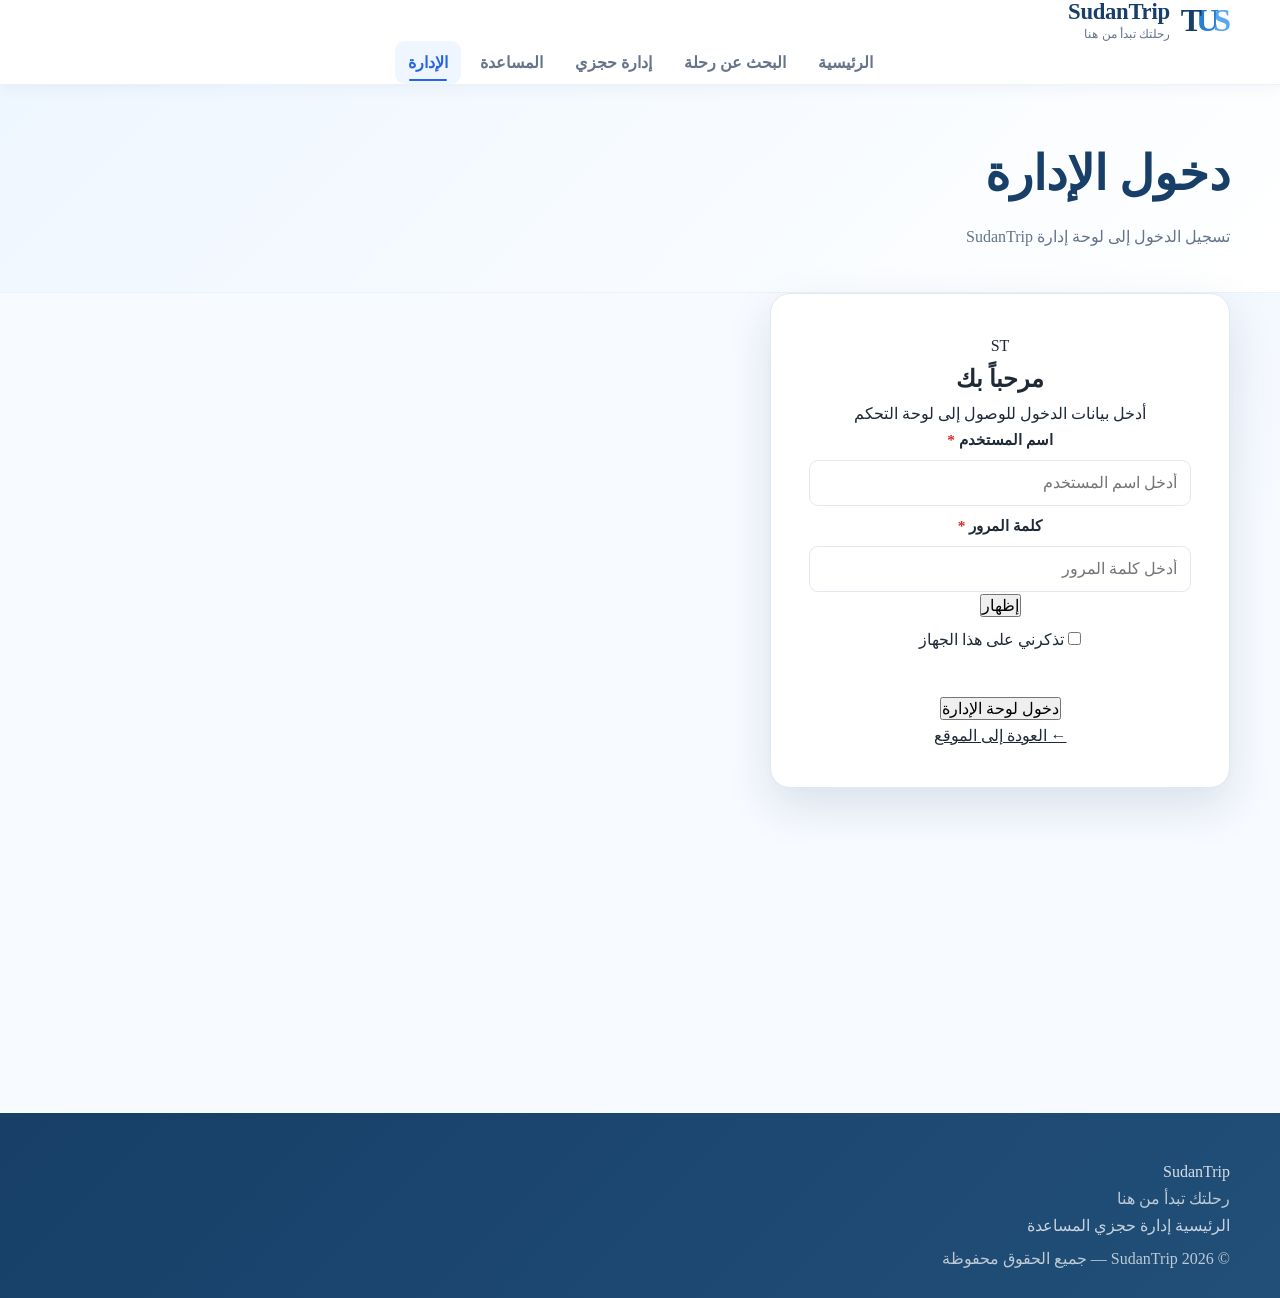
<file: admin/login.html>
<!DOCTYPE html>
<html lang="ar" dir="rtl">

<head>
    <meta charset="UTF-8">
    <meta name="viewport" content="width=device-width, initial-scale=1.0">

    <title>دخول الإدارة - SudanTrip</title>

    <link rel="stylesheet" href="../css/style.css">
</head>

<body>

    <!-- ================= HEADER ================= -->
    <header class="site-header">

        <div class="container header-content">

            <div class="logo">
    <a href="index.html" class="brand-logo" aria-label="SudanTrip - رحلتك تبدأ من هنا">
        <span class="brand-mark" aria-hidden="true">
            <span class="logo-s">S</span><span class="logo-u">U</span><span class="logo-t">T</span>
        </span>

        <span class="brand-info">
            <span class="brand-name">SudanTrip</span>
            <span class="brand-tagline">رحلتك تبدأ من هنا</span>
        </span>
    </a>
            </div>


            <nav class="main-nav">

                <a href="../index.html">
                    الرئيسية
                </a>

                <a href="../index.html#search">
                    البحث عن رحلة
                </a>

                <a href="../bookings.html">
                    إدارة حجزي
                </a>

                <a href="../help.html">
                    المساعدة
                </a>

                <a
                    href="login.html"
                    class="admin-link active">
                    الإدارة
                </a>

            </nav>

        </div>

    </header>


    <!-- ================= PAGE HERO ================= -->
    <section class="page-hero">

        <div class="container">

            <h1>
                دخول الإدارة
            </h1>

            <p>
                تسجيل الدخول إلى لوحة إدارة SudanTrip
            </p>

        </div>

    </section>


    <!-- ================= LOGIN ================= -->
    <main class="admin-login-section">

        <div class="container">

            <section class="admin-login-card">

                <div class="admin-login-header">

                    <div class="admin-login-icon">
                        ST
                    </div>

                    <h2>
                        مرحباً بك
                    </h2>

                    <p>
                        أدخل بيانات الدخول للوصول إلى لوحة التحكم
                    </p>

                </div>


                <form
                    id="adminLoginForm"
                    class="admin-login-form"
                    novalidate>


                    <!-- USERNAME -->
                    <div class="form-group">

                        <label for="adminUsername">
                            اسم المستخدم
                            <span class="required">*</span>
                        </label>

                        <input
                            type="text"
                            id="adminUsername"
                            name="adminUsername"
                            placeholder="أدخل اسم المستخدم"
                            autocomplete="username"
                            required
                        >

                        <small
                            id="adminUsernameError"
                            class="field-error">
                        </small>

                    </div>


                    <!-- PASSWORD -->
                    <div class="form-group">

                        <label for="adminPassword">
                            كلمة المرور
                            <span class="required">*</span>
                        </label>


                        <div class="password-field">

                            <input
                                type="password"
                                id="adminPassword"
                                name="adminPassword"
                                placeholder="أدخل كلمة المرور"
                                autocomplete="current-password"
                                required
                            >


                            <button
                                type="button"
                                id="toggleAdminPassword"
                                class="password-toggle"
                                aria-label="إظهار كلمة المرور"
                                aria-pressed="false">

                                إظهار

                            </button>

                        </div>


                        <small
                            id="adminPasswordError"
                            class="field-error">
                        </small>

                    </div>


                    <!-- REMEMBER -->
                    <div class="admin-login-options">

                        <label class="checkbox-label">

                            <input
                                type="checkbox"
                                id="rememberAdmin"
                                name="rememberAdmin"
                            >

                            <span>
                                تذكرني على هذا الجهاز
                            </span>

                        </label>

                    </div>


                    <!-- MESSAGE -->
                    <div
                        id="adminLoginMessage"
                        class="booking-message"
                        role="alert"
                        aria-live="polite">
                    </div>


                    <!-- BUTTON -->
                    <button
                        type="submit"
                        id="adminLoginBtn"
                        class="primary-btn admin-login-btn">

                        دخول لوحة الإدارة

                    </button>


                </form>


                <!-- BACK -->
                <div class="admin-login-footer">

                    <a href="../index.html">
                        ← العودة إلى الموقع
                    </a>

                </div>

            </section>

        </div>

    </main>


    <!-- ================= FOOTER ================= -->
    <footer class="site-footer">

        <div class="container footer-content">

            <div class="footer-brand">

                <div class="footer-logo">
                    SudanTrip
                </div>

                <p>
                    رحلتك تبدأ من هنا
                </p>

            </div>


            <div class="footer-links">

                <a href="../index.html">
                    الرئيسية
                </a>

                <a href="../bookings.html">
                    إدارة حجزي
                </a>

                <a href="../help.html">
                    المساعدة
                </a>

            </div>


            <div class="footer-copy">

                <p>
                    © 2026 SudanTrip — جميع الحقوق محفوظة
                </p>

            </div>


        </div>

    </footer>


    <!-- JavaScript سيتم ربطه في مرحلة JavaScript -->
    <script src="../js/app.js"></script>
    <script src="../js/admin.js"></script>

</body>

</html>
</file>
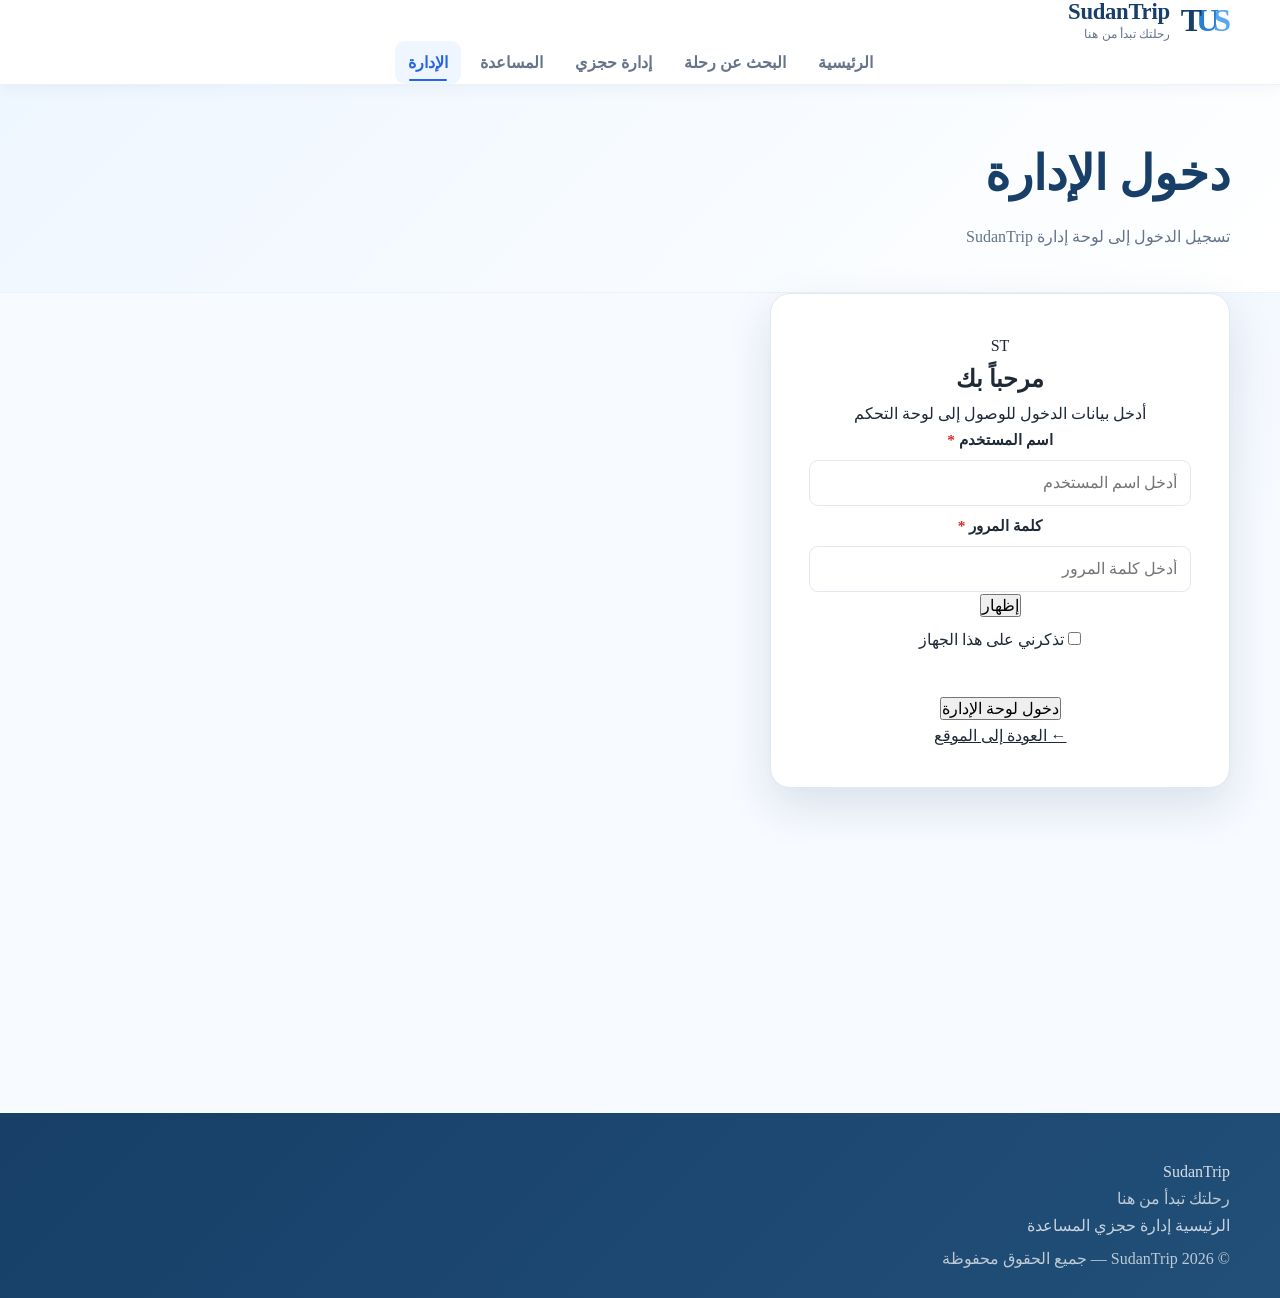
<file: admin/reports.html>
<!DOCTYPE html>
<html lang="ar" dir="rtl">

<head>
    <meta charset="UTF-8">
    <meta name="viewport" content="width=device-width, initial-scale=1.0">

    <title>التقارير والإحصائيات - SudanTrip</title>

    <link rel="stylesheet" href="../css/style.css">
</head>

<body>

    <!-- Header -->
    <header class="site-header">

        <div class="container header-content">

          <div class="logo">
    <a href="index.html" class="brand-logo" aria-label="SudanTrip - رحلتك تبدأ من هنا">
        <span class="brand-mark" aria-hidden="true">
            <span class="logo-s">S</span><span class="logo-u">U</span><span class="logo-t">T</span>
        </span>

        <span class="brand-info">
            <span class="brand-name">SudanTrip</span>
            <span class="brand-tagline">رحلتك تبدأ من هنا</span>
        </span>
    </a>
          </div>

            <nav class="main-nav">

                <a href="../index.html">
                    الرئيسية
                </a>

                <a href="../trips.html">
                    الرحلات
                </a>

                <a href="../bookings.html">
                    إدارة حجزي
                </a>

                <a href="../help.html">
                    المساعدة
                </a>

                <a href="dashboard.html" class="admin-nav-link">
                    لوحة الإدارة
                </a>

            </nav>

        </div>

    </header>


    <!-- Page Hero -->
    <section class="page-hero">

        <div class="container">

            <span class="page-hero-label">
                لوحة تحكم الإدارة
            </span>

            <h1>
                التقارير والإحصائيات
            </h1>

            <p>
                متابعة أداء منصة SudanTrip وتحليل الحجوزات والرحلات والإيرادات
            </p>

        </div>

    </section>


    <!-- Reports -->
    <main class="admin-reports-section">

        <div class="container">


            <!-- Page Header -->
            <div class="admin-page-header">

                <div>

                    <h2>
                        التقارير
                    </h2>

                    <p>
                        تقارير شاملة عن الحجوزات والرحلات والمبيعات والإيرادات.
                    </p>

                </div>


                <div class="admin-page-actions">

                    <a
                        href="dashboard.html"
                        class="secondary-btn"
                    >
                        العودة للوحة التحكم
                    </a>

                    <button
                        type="button"
                        id="printReportBtn"
                        class="primary-btn"
                    >
                        🖨 طباعة التقرير
                    </button>

                    <button
                        type="button"
                        id="downloadReportPdfBtn"
                        class="secondary-btn"
                    >
                        📄 تصدير PDF
                    </button>

                </div>

            </div>


            <!-- Report Filters -->
            <section class="admin-filter-card">

                <div class="filter-header">

                    <div>

                        <h3>
                            فترة التقرير
                        </h3>

                        <p>
                            اختر الفترة التي تريد عرض الإحصائيات الخاصة بها.
                        </p>

                    </div>

                </div>


                <div class="filter-grid">

                    <div class="form-group">

                        <label for="reportStartDate">
                            من تاريخ
                        </label>

                        <input
                            type="date"
                            id="reportStartDate"
                        >

                    </div>


                    <div class="form-group">

                        <label for="reportEndDate">
                            إلى تاريخ
                        </label>

                        <input
                            type="date"
                            id="reportEndDate"
                        >

                    </div>


                    <div class="form-group">

                        <label for="reportType">
                            نوع التقرير
                        </label>

                        <select id="reportType">

                            <option value="all">
                                تقرير شامل
                            </option>

                            <option value="bookings">
                                تقرير الحجوزات
                            </option>

                            <option value="trips">
                                تقرير الرحلات
                            </option>

                            <option value="revenue">
                                تقرير الإيرادات
                            </option>

                        </select>

                    </div>


                    <div class="form-group">

                        <label for="reportStatus">
                            حالة الحجوزات
                        </label>

                        <select id="reportStatus">

                            <option value="all">
                                كل الحالات
                            </option>

                            <option value="confirmed">
                                المؤكدة
                            </option>

                            <option value="completed">
                                المكتملة
                            </option>

                            <option value="cancelled">
                                الملغاة
                            </option>

                            <option value="pending">
                                المعلقة
                            </option>

                        </select>

                    </div>

                </div>


                <div class="form-actions">

                    <button
                        type="button"
                        id="generateReportBtn"
                        class="primary-btn"
                    >
                        تحديث التقرير
                    </button>

                    <button
                        type="button"
                        id="resetReportBtn"
                        class="secondary-btn"
                    >
                        إعادة ضبط
                    </button>

                </div>

            </section>


            <!-- Main Statistics -->
            <section
                class="report-section"
                id="reportDocument"
            >

                <div class="report-document-header">

                    <div>

                        <h2>
                            تقرير SudanTrip
                        </h2>

                        <p>
                            تقرير إحصائي عن أداء منصة حجز الرحلات
                        </p>

                    </div>

                    <div class="report-date">

                        <span>
                            تاريخ إنشاء التقرير
                        </span>

                        <strong id="reportGeneratedDate">
                            -
                        </strong>

                    </div>

                </div>


                <!-- Main KPI Cards -->
                <div class="admin-stats-grid report-kpi-grid">

                    <!-- Total Bookings -->
                    <div class="admin-stat-card report-kpi-card">

                        <span class="admin-stat-label">
                            إجمالي الحجوزات
                        </span>

                        <strong id="reportTotalBookings">
                            0
                        </strong>

                        <small>
                            حجز
                        </small>

                    </div>


                    <!-- Total Trips -->
                    <div class="admin-stat-card report-kpi-card">

                        <span class="admin-stat-label">
                            إجمالي الرحلات
                        </span>

                        <strong id="reportTotalTrips">
                            0
                        </strong>

                        <small>
                            رحلة
                        </small>

                    </div>


                    <!-- Total Revenue -->
                    <div class="admin-stat-card report-kpi-card">

                        <span class="admin-stat-label">
                            إجمالي الإيرادات
                        </span>

                        <strong id="reportTotalRevenue">
                            0
                        </strong>

                        <small>
                            جنيه سوداني
                        </small>

                    </div>


                    <!-- Tickets Sold -->
                    <div class="admin-stat-card report-kpi-card">

                        <span class="admin-stat-label">
                            عدد التذاكر المباعة
                        </span>

                        <strong id="reportTicketsSold">
                            0
                        </strong>

                        <small>
                            تذكرة
                        </small>

                    </div>

                </div>


                <!-- Top Routes -->
                <section class="report-card">

                    <div class="admin-card-header">

                        <div>

                            <h3>
                                أكثر المسارات حجزًا
                            </h3>

                            <p>
                                المسارات الأكثر طلبًا حسب عدد الحجوزات.
                            </p>

                        </div>

                    </div>


                    <div class="table-responsive">

                        <table class="admin-table">

                            <thead>

                                <tr>

                                    <th>
                                        الترتيب
                                    </th>

                                    <th>
                                        المسار
                                    </th>

                                    <th>
                                        عدد الحجوزات
                                    </th>

                                    <th>
                                        عدد التذاكر
                                    </th>

                                    <th>
                                        الإيرادات
                                    </th>

                                </tr>

                            </thead>


                            <tbody id="topRoutesTableBody">

                                <!-- JavaScript will insert top routes -->

                            </tbody>

                        </table>

                    </div>

                </section>


                <!-- Most Requested Cities -->
                <section class="report-card">

                    <div class="admin-card-header">

                        <div>

                            <h3>
                                أكثر المدن طلبًا
                            </h3>

                            <p>
                                المدن الأكثر ظهورًا في عمليات البحث والحجوزات.
                            </p>

                        </div>

                    </div>


                    <div class="table-responsive">

                        <table class="admin-table">

                            <thead>

                                <tr>

                                    <th>
                                        الترتيب
                                    </th>

                                    <th>
                                        المدينة
                                    </th>

                                    <th>
                                        عدد الحجوزات
                                    </th>

                                    <th>
                                        عدد التذاكر
                                    </th>

                                    <th>
                                        نسبة الطلب
                                    </th>

                                </tr>

                            </thead>


                            <tbody id="topCitiesTableBody">

                                <!-- JavaScript will insert top cities -->

                            </tbody>

                        </table>

                    </div>

                </section>


                <!-- Booking Statistics By Date -->
                <section class="report-card">

                    <div class="admin-card-header">

                        <div>

                            <h3>
                                إحصائيات الحجوزات حسب التاريخ
                            </h3>

                            <p>
                                متابعة عدد الحجوزات والتذاكر والإيرادات يوميًا.
                            </p>

                        </div>

                    </div>


                    <div class="table-responsive">

                        <table class="admin-table">

                            <thead>

                                <tr>

                                    <th>
                                        التاريخ
                                    </th>

                                    <th>
                                        عدد الحجوزات
                                    </th>

                                    <th>
                                        التذاكر المباعة
                                    </th>

                                    <th>
                                        الحجوزات المؤكدة
                                    </th>

                                    <th>
                                        الحجوزات الملغاة
                                    </th>

                                    <th>
                                        الإيرادات
                                    </th>

                                </tr>

                            </thead>


                            <tbody id="bookingDateStatsBody">

                                <!-- JavaScript will insert date statistics -->

                            </tbody>

                        </table>

                    </div>

                </section>


                <!-- Trips Report -->
                <section class="report-card">

                    <div class="admin-card-header">

                        <div>

                            <h3>
                                تقرير الرحلات
                            </h3>

                            <p>
                                ملخص أداء الرحلات وحالة المقاعد والحجوزات.
                            </p>

                        </div>

                    </div>


                    <div class="table-responsive">

                        <table class="admin-table">

                            <thead>

                                <tr>

                                    <th>
                                        الرحلة
                                    </th>

                                    <th>
                                        التاريخ
                                    </th>

                                    <th>
                                        الشركة
                                    </th>

                                    <th>
                                        المقاعد الكلية
                                    </th>

                                    <th>
                                        المقاعد المحجوزة
                                    </th>

                                    <th>
                                        المقاعد المتاحة
                                    </th>

                                    <th>
                                        نسبة الإشغال
                                    </th>

                                    <th>
                                        الإيرادات
                                    </th>

                                </tr>

                            </thead>


                            <tbody id="tripsReportBody">

                                <!-- JavaScript will insert trips report -->

                            </tbody>

                        </table>

                    </div>

                </section>


                <!-- Revenue Report -->
                <section class="report-card">

                    <div class="admin-card-header">

                        <div>

                            <h3>
                                تقرير الإيرادات
                            </h3>

                            <p>
                                تحليل الإيرادات الناتجة عن الحجوزات والتذاكر المباعة.
                            </p>

                        </div>

                    </div>


                    <div class="revenue-summary-grid">

                        <div class="revenue-summary-item">

                            <span>
                                إجمالي الإيرادات
                            </span>

                            <strong id="revenueTotal">
                                0 جنيه
                            </strong>

                        </div>


                        <div class="revenue-summary-item">

                            <span>
                                متوسط قيمة الحجز
                            </span>

                            <strong id="revenueAverageBooking">
                                0 جنيه
                            </strong>

                        </div>


                        <div class="revenue-summary-item">

                            <span>
                                أعلى رحلة إيرادًا
                            </span>

                            <strong id="highestRevenueTrip">
                                -
                            </strong>

                        </div>


                        <div class="revenue-summary-item">

                            <span>
                                إجمالي التذاكر
                            </span>

                            <strong id="revenueTickets">
                                0
                            </strong>

                        </div>

                    </div>


                    <div class="table-responsive">

                        <table class="admin-table">

                            <thead>

                                <tr>

                                    <th>
                                        الفترة
                                    </th>

                                    <th>
                                        عدد الحجوزات
                                    </th>

                                    <th>
                                        التذاكر
                                    </th>

                                    <th>
                                        الإيرادات
                                    </th>

                                    <th>
                                        متوسط الحجز
                                    </th>

                                </tr>

                            </thead>


                            <tbody id="revenueReportBody">

                                <!-- JavaScript will insert revenue report -->

                            </tbody>

                        </table>

                    </div>

                </section>


                <!-- Report Summary -->
                <section class="report-card report-summary-card">

                    <div class="admin-card-header">

                        <div>

                            <h3>
                                ملخص التقرير
                            </h3>

                        </div>

                    </div>


                    <div id="reportSummary">

                        <p>
                            سيتم إنشاء ملخص التقرير تلقائيًا بعد تحديث البيانات.
                        </p>

                    </div>

                </section>

            </section>


            <!-- Export / Print Actions -->
            <section class="report-actions-card">

                <div>

                    <h3>
                        حفظ التقرير
                    </h3>

                    <p>
                        يمكنك طباعة التقرير أو تصديره كملف PDF للاحتفاظ به أو مشاركته.
                    </p>

                </div>


                <div class="form-actions">

                    <button
                        type="button"
                        id="printReportBottomBtn"
                        class="primary-btn"
                    >
                        🖨 طباعة التقرير
                    </button>

                    <button
                        type="button"
                        id="downloadReportPdfBottomBtn"
                        class="secondary-btn"
                    >
                        📄 تصدير PDF
                    </button>

                </div>

            </section>


            <!-- Admin Notice -->
            <section class="admin-notice">

                <h3>
                    تنبيه
                </h3>

                <p>
                    تعتمد التقارير على بيانات الحجوزات والرحلات المسجلة في المنصة.
                    عند ربط الموقع بقاعدة بيانات حقيقية مستقبلًا، سيتم تحديث هذه
                    التقارير مباشرة من البيانات الفعلية.
                </p>

            </section>

        </div>

    </main>


    <!-- Footer -->
    <footer class="site-footer">

        <div class="container footer-content">

            <div>

                <strong>
                    SudanTrip
                </strong>

                <p>
                    رحلتك تبدأ من هنا
                </p>

            </div>


            <div>

                <p>
                    لوحة تحكم الإدارة
                </p>

            </div>

        </div>

    </footer>


    <!-- JavaScript will be implemented later -->
    <script src="../js/app.js"></script>
    <script src="../js/admin.js"></script>

</body>

</html>
</file>
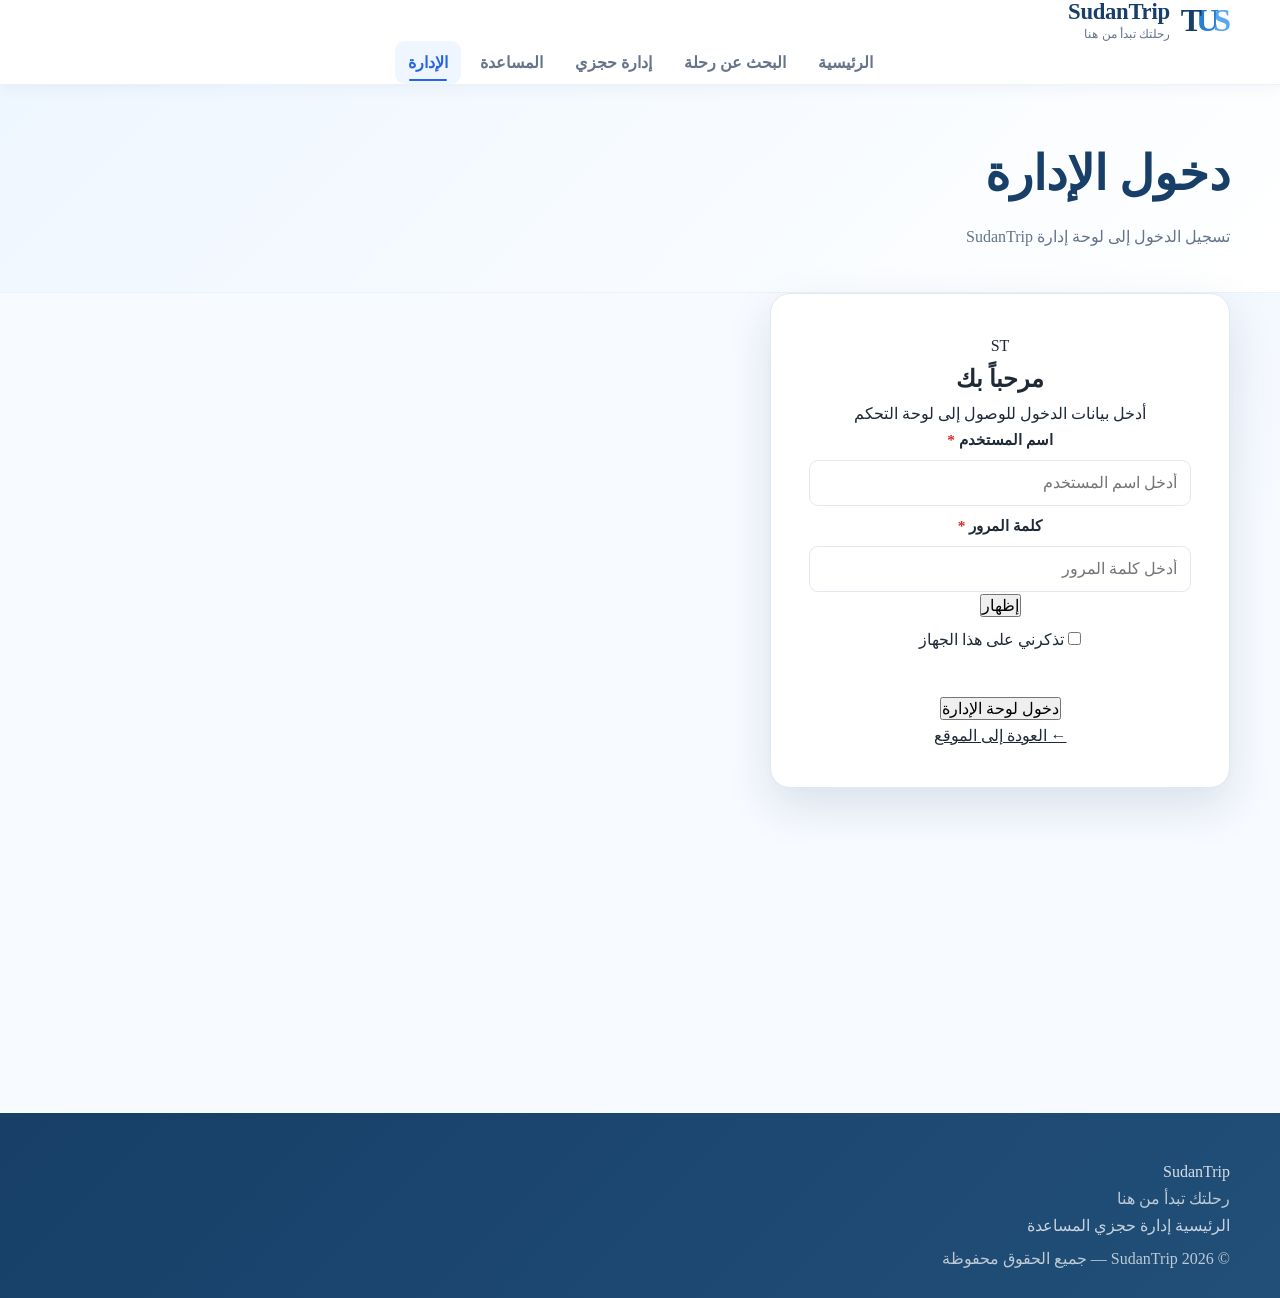
<file: admin/trips.html>
<!DOCTYPE html>
<html lang="ar" dir="rtl">
<head>
    <meta charset="UTF-8">
    <meta name="viewport" content="width=device-width, initial-scale=1.0">

    <title>إدارة الرحلات - SudanTrip</title>

    <link rel="stylesheet" href="../css/style.css">
</head>

<body>

    <!-- Header -->
    <header class="site-header">

        <div class="container header-content">

            <div class="logo">
    <a href="index.html" class="brand-logo" aria-label="SudanTrip - رحلتك تبدأ من هنا">
        <span class="brand-mark" aria-hidden="true">
            <span class="logo-s">S</span><span class="logo-u">U</span><span class="logo-t">T</span>
        </span>

        <span class="brand-info">
            <span class="brand-name">SudanTrip</span>
            <span class="brand-tagline">رحلتك تبدأ من هنا</span>
        </span>
    </a>
            </div>
            <nav class="main-nav">
                <a href="../index.html">الرئيسية</a>
                <a href="../trips.html">الرحلات</a>
                <a href="../bookings.html">إدارة حجزي</a>
                <a href="../help.html">المساعدة</a>
                <a href="dashboard.html" class="admin-nav-link">لوحة الإدارة</a>
            </nav>

        </div>

    </header>


    <!-- Page Hero -->
    <section class="page-hero">

        <div class="container">

            <span class="page-hero-label">
                لوحة تحكم الإدارة
            </span>

            <h1>
                إدارة الرحلات
            </h1>

            <p>
                إضافة وتعديل ومتابعة جميع الرحلات المتاحة على منصة SudanTrip
            </p>

        </div>

    </section>


    <!-- Trips Management -->
    <main class="admin-trips-section">

        <div class="container">


            <!-- Page Header -->
            <div class="admin-page-header">

                <div>

                    <h2>
                        الرحلات
                    </h2>

                    <p>
                        يمكنك إنشاء الرحلات وتعديل بياناتها والتحكم في حالتها.
                    </p>

                </div>


                <div class="admin-page-actions">

                    <a
                        href="dashboard.html"
                        class="secondary-btn"
                    >
                        العودة للوحة التحكم
                    </a>

                    <button
                        type="button"
                        id="addTripBtn"
                        class="primary-btn"
                    >
                        + إضافة رحلة
                    </button>

                </div>

            </div>


            <!-- Add / Edit Trip Form -->
            <section
                class="admin-form-card"
                id="tripFormCard"
            >

                <div class="admin-card-header">

                    <div>

                        <h3 id="tripFormTitle">
                            إضافة رحلة جديدة
                        </h3>

                        <p>
                            أدخل بيانات الرحلة بشكل صحيح ثم احفظها.
                        </p>

                    </div>

                </div>


                <form id="tripForm">

                    <input
                        type="hidden"
                        id="tripId"
                    >


                    <!-- Route -->
                    <div class="form-section">

                        <h4>
                            مسار الرحلة
                        </h4>

                        <div class="form-grid">

                            <div class="form-group">

                                <label for="tripFrom">
                                    مدينة المغادرة
                                </label>

                                <select
                                    id="tripFrom"
                                    name="tripFrom"
                                    required
                                >

                                    <option value="">
                                        اختر مدينة المغادرة
                                    </option>

                                </select>

                                <small
                                    id="tripFromError"
                                    class="form-error"
                                ></small>

                            </div>


                            <div class="form-group">

                                <label for="tripTo">
                                    مدينة الوصول
                                </label>

                                <select
                                    id="tripTo"
                                    name="tripTo"
                                    required
                                >

                                    <option value="">
                                        اختر مدينة الوصول
                                    </option>

                                </select>

                                <small
                                    id="tripToError"
                                    class="form-error"
                                ></small>

                            </div>

                        </div>

                    </div>


                    <!-- Date & Time -->
                    <div class="form-section">

                        <h4>
                            الموعد
                        </h4>

                        <div class="form-grid">

                            <div class="form-group">

                                <label for="tripDate">
                                    تاريخ الرحلة
                                </label>

                                <input
                                    type="date"
                                    id="tripDate"
                                    name="tripDate"
                                    required
                                >

                                <small
                                    id="tripDateError"
                                    class="form-error"
                                ></small>

                            </div>


                            <div class="form-group">

                                <label for="tripDeparture">
                                    وقت المغادرة
                                </label>

                                <input
                                    type="time"
                                    id="tripDeparture"
                                    name="tripDeparture"
                                    required
                                >

                                <small
                                    id="tripDepartureError"
                                    class="form-error"
                                ></small>

                            </div>


                            <div class="form-group">

                                <label for="tripArrival">
                                    وقت الوصول المتوقع
                                </label>

                                <input
                                    type="time"
                                    id="tripArrival"
                                    name="tripArrival"
                                    required
                                >

                                <small
                                    id="tripArrivalError"
                                    class="form-error"
                                ></small>

                            </div>

                        </div>

                    </div>


                    <!-- Company / Bus -->
                    <div class="form-section">

                        <h4>
                            بيانات النقل
                        </h4>

                        <div class="form-grid">

                            <div class="form-group">

                                <label for="tripCompany">
                                    شركة النقل
                                </label>

                                <input
                                    type="text"
                                    id="tripCompany"
                                    name="tripCompany"
                                    placeholder="مثال: شركة النيل للنقل"
                                    required
                                >

                                <small
                                    id="tripCompanyError"
                                    class="form-error"
                                ></small>

                            </div>


                            <div class="form-group">

                                <label for="tripBus">
                                    الباص
                                </label>

                                <select
                                    id="tripBus"
                                    name="tripBus"
                                    required
                                >

                                    <option value="">
                                        اختر الباص
                                    </option>

                                </select>

                                <small
                                    id="tripBusError"
                                    class="form-error"
                                ></small>

                            </div>

                        </div>

                    </div>


                    <!-- Price / Seats -->
                    <div class="form-section">

                        <h4>
                            السعر والمقاعد
                        </h4>

                        <div class="form-grid">

                            <div class="form-group">

                                <label for="tripPrice">
                                    سعر التذكرة
                                </label>

                                <input
                                    type="number"
                                    id="tripPrice"
                                    name="tripPrice"
                                    min="0"
                                    step="500"
                                    placeholder="مثال: 15000"
                                    required
                                >

                                <small>
                                    السعر بالجنيه السوداني
                                </small>

                                <small
                                    id="tripPriceError"
                                    class="form-error"
                                ></small>

                            </div>


                            <div class="form-group">

                                <label for="tripSeats">
                                    عدد المقاعد
                                </label>

                                <input
                                    type="number"
                                    id="tripSeats"
                                    name="tripSeats"
                                    min="1"
                                    max="100"
                                    placeholder="مثال: 40"
                                    required
                                >

                                <small
                                    id="tripSeatsError"
                                    class="form-error"
                                ></small>

                            </div>


                            <div class="form-group">

                                <label for="tripStatus">
                                    حالة الرحلة
                                </label>

                                <select
                                    id="tripStatus"
                                    name="tripStatus"
                                >

                                    <option value="active">
                                        نشطة
                                    </option>

                                    <option value="inactive">
                                        معطلة
                                    </option>

                                    <option value="completed">
                                        مكتملة
                                    </option>

                                    <option value="cancelled">
                                        ملغاة
                                    </option>

                                </select>

                            </div>

                        </div>

                    </div>


                    <!-- Form Actions -->
                    <div class="form-actions">

                        <button
                            type="submit"
                            id="saveTripBtn"
                            class="primary-btn"
                        >
                            حفظ الرحلة
                        </button>

                        <button
                            type="button"
                            id="cancelTripBtn"
                            class="secondary-btn"
                        >
                            إلغاء
                        </button>

                    </div>


                    <p
                        id="tripFormMessage"
                        class="form-message"
                    ></p>

                </form>

            </section>


            <!-- Search / Filters -->
            <section class="admin-filter-card">

                <div class="filter-header">

                    <div>

                        <h3>
                            البحث والتصفية
                        </h3>

                        <p>
                            ابحث عن رحلة أو قم بتصفية الرحلات حسب بياناتها.
                        </p>

                    </div>

                </div>


                <div class="filter-grid">

                    <div class="form-group">

                        <label for="tripSearch">
                            البحث
                        </label>

                        <input
                            type="search"
                            id="tripSearch"
                            placeholder="ابحث بالمدينة أو الشركة..."
                        >

                    </div>


                    <div class="form-group">

                        <label for="tripFromFilter">
                            من
                        </label>

                        <select id="tripFromFilter">

                            <option value="">
                                كل المدن
                            </option>

                        </select>

                    </div>


                    <div class="form-group">

                        <label for="tripToFilter">
                            إلى
                        </label>

                        <select id="tripToFilter">

                            <option value="">
                                كل المدن
                            </option>

                        </select>

                    </div>


                    <div class="form-group">

                        <label for="tripDateFilter">
                            التاريخ
                        </label>

                        <input
                            type="date"
                            id="tripDateFilter"
                        >

                    </div>


                    <div class="form-group">

                        <label for="tripStatusFilter">
                            الحالة
                        </label>

                        <select id="tripStatusFilter">

                            <option value="all">
                                كل الحالات
                            </option>

                            <option value="active">
                                نشطة
                            </option>

                            <option value="inactive">
                                معطلة
                            </option>

                            <option value="completed">
                                مكتملة
                            </option>

                            <option value="cancelled">
                                ملغاة
                            </option>

                        </select>

                    </div>

                </div>

            </section>


            <!-- Trips Table -->
            <section class="admin-table-card">

                <div class="admin-card-header">

                    <div>

                        <h3>
                            قائمة الرحلات
                        </h3>

                        <p>
                            جميع الرحلات المسجلة في منصة SudanTrip.
                        </p>

                    </div>


                    <div class="table-count">

                        إجمالي الرحلات:
                        <strong id="tripsCount">
                            0
                        </strong>

                    </div>

                </div>


                <div class="table-responsive">

                    <table class="admin-table">

                        <thead>

                            <tr>

                                <th>
                                    #
                                </th>

                                <th>
                                    المسار
                                </th>

                                <th>
                                    التاريخ
                                </th>

                                <th>
                                    المغادرة
                                </th>

                                <th>
                                    الوصول
                                </th>

                                <th>
                                    الشركة
                                </th>

                                <th>
                                    الباص
                                </th>

                                <th>
                                    السعر
                                </th>

                                <th>
                                    المقاعد
                                </th>

                                <th>
                                    الحالة
                                </th>

                                <th>
                                    الإجراءات
                                </th>

                            </tr>

                        </thead>


                        <tbody id="tripsTableBody">

                            <!-- JavaScript will insert trips here -->

                        </tbody>

                    </table>

                </div>


                <!-- Empty State -->
                <div
                    id="tripsEmptyState"
                    class="empty-state"
                >

                    <div class="empty-state-icon">
                        🚌
                    </div>

                    <h3>
                        لا توجد رحلات
                    </h3>

                    <p>
                        لم يتم العثور على رحلات مطابقة للبحث أو التصفية.
                    </p>

                    <button
                        type="button"
                        id="emptyAddTripBtn"
                        class="primary-btn"
                    >
                        + إضافة رحلة
                    </button>

                </div>

            </section>


            <!-- Admin Notice -->
            <section class="admin-notice">

                <h3>
                    تنبيه
                </h3>

                <p>
                    تأكد من صحة المدن والتاريخ والأوقات والسعر وعدد المقاعد
                    قبل نشر الرحلة للمستخدمين.
                </p>

            </section>

        </div>

    </main>


    <!-- Footer -->
    <footer class="site-footer">

        <div class="container footer-content">

            <div>

                <strong>
                    SudanTrip
                </strong>

                <p>
                    رحلتك تبدأ من هنا
                </p>

            </div>


            <div>

                <p>
                    لوحة تحكم الإدارة
                </p>

            </div>

        </div>

    </footer>


    <!-- JavaScript will be implemented later -->
    <script src="../js/app.js"></script>
    <script src="../js/admin.js"></script>

</body>
</html>
</file>
<file: css/index.css>
:root {
    --blue: #1464f4;
    --blue-dark: #0c3d98;
    --blue-deep: #071d42;
    --navy: #0b2145;
    --navy-soft: #eef4ff;
    --ink: #12213a;
    --muted: #66748a;
    --line: #e3e9f2;
    --surface: #ffffff;
    --surface-soft: #f6f8fc;
    --success: #1aa774;
    --shadow: 0 20px 55px rgba(15, 43, 86, .10);
    --radius-lg: 28px;
    --radius-md: 18px;
    --radius-sm: 12px;
}

* {
    box-sizing: border-box;
    margin: 0;
    padding: 0;
}

html {
    scroll-behavior: smooth;
}

body {
    font-family: "Cairo", sans-serif;
    color: var(--ink);
    background: var(--surface);
    line-height: 1.6;
    -webkit-font-smoothing: antialiased;
}

a {
    color: inherit;
    text-decoration: none;
}

button,
input,
select {
    font: inherit;
}

button {
    cursor: pointer;
}

img,
svg {
    display: block;
}

.container {
    width: min(1180px, calc(100% - 40px));
    margin-inline: auto;
}

/* ================= HEADER ================= */

.site-header {
    position: relative;
    z-index: 100;
    background: rgba(255, 255, 255, .96);
    border-bottom: 1px solid var(--line);
    backdrop-filter: blur(12px);
}

.header-inner {
    min-height: 76px;
    display: flex;
    align-items: center;
    gap: 28px;
}

.brand {
    display: inline-flex;
    align-items: center;
    gap: 11px;
    flex: 0 0 auto;
}

.brand-mark {
    width: 43px;
    height: 43px;
    display: grid;
    place-items: center;
    border-radius: 13px;
    color: #fff;
    background: linear-gradient(145deg, #176bf8, #0b3d98);
    box-shadow: 0 9px 22px rgba(20, 100, 244, .20);
}

.brand-mark svg {
    width: 23px;
    height: 23px;
}

.brand-copy {
    display: flex;
    flex-direction: column;
    line-height: 1.15;
}

.brand-copy strong {
    color: var(--navy);
    font-family: "Plus Jakarta Sans", sans-serif;
    font-size: 1.05rem;
    letter-spacing: -.035em;
}

.brand-copy small {
    margin-top: 3px;
    color: #8090a6;
    font-size: .56rem;
    font-weight: 700;
}

.main-nav {
    display: flex;
    align-items: center;
    gap: 5px;
    margin-inline: auto;
}

.main-nav a {
    position: relative;
    padding: 9px 15px;
    color: #536176;
    font-size: .88rem;
    font-weight: 600;
    border-radius: 10px;
    transition: .2s ease;
}

.main-nav a:hover,
.main-nav a.active {
    color: var(--blue);
    background: #f1f6ff;
}

.main-nav a.active::after {
    content: "";
    position: absolute;
    height: 2px;
    width: 18px;
    bottom: 3px;
    left: 50%;
    transform: translateX(-50%);
    background: var(--blue);
    border-radius: 99px;
}

.admin-link {
    display: inline-flex;
    align-items: center;
    gap: 8px;
    padding: 10px 14px;
    border: 1px solid var(--line);
    border-radius: 12px;
    color: var(--navy);
    font-size: .82rem;
    font-weight: 700;
    background: #fff;
    transition: .2s ease;
}

.admin-link:hover {
    border-color: #bfd1ee;
    background: #f7faff;
    transform: translateY(-1px);
}

.admin-icon {
    display: grid;
    place-items: center;
    color: var(--blue);
}

.admin-icon svg {
    width: 17px;
    height: 17px;
}

.menu-toggle {
    display: none;
    border: 0;
    background: transparent;
    width: 42px;
    height: 42px;
    padding: 9px;
    border-radius: 10px;
}

.menu-toggle span {
    display: block;
    height: 2px;
    margin: 5px 0;
    background: var(--navy);
    border-radius: 99px;
}

/* ================= HERO ================= */

.hero {
    position: relative;
    min-height: 665px;
    color: #fff;
    overflow: hidden;
    background:
        radial-gradient(circle at 80% 25%, rgba(47, 124, 255, .34), transparent 28%),
        radial-gradient(circle at 15% 80%, rgba(19, 104, 246, .17), transparent 30%),
        linear-gradient(135deg, #061a38 0%, #0a2d65 52%, #0d4a9f 100%);
}

.hero-inner {
    position: relative;
    min-height: 665px;
    padding-top: 72px;
    padding-bottom: 160px;
}

.hero-copy {
    width: min(620px, 100%);
    position: relative;
    z-index: 3;
}

.eyebrow {
    display: inline-flex;
    align-items: center;
    gap: 8px;
    color: var(--blue);
    font-size: .78rem;
    font-weight: 800;
}

.light-eyebrow {
    color: #bcd5ff;
}

.eyebrow-dot {
    width: 7px;
    height: 7px;
    border-radius: 50%;
    background: #63a0ff;
    box-shadow: 0 0 0 5px rgba(99, 160, 255, .11);
}

.hero h1 {
    font-size: clamp(3rem, 6vw, 5.4rem);
    line-height: 1.08;
    letter-spacing: -.055em;
    margin-top: 16px;
    font-weight: 800;
}

.hero h1 span {
    color: #67a4ff;
}

.hero-description {
    max-width: 570px;
    margin-top: 20px;
    color: #c8d7ee;
    font-size: 1.04rem;
    line-height: 2;
}

.hero-trust {
    display: flex;
    flex-wrap: wrap;
    gap: 18px;
    margin-top: 28px;
}

.hero-trust span {
    display: inline-flex;
    align-items: center;
    gap: 7px;
    color: #e5efff;
    font-size: .78rem;
}

.hero-trust svg {
    width: 15px;
    height: 15px;
    color: #66d4aa;
    stroke-width: 2.5;
}

.hero-visual {
    position: absolute;
    left: 3%;
    top: 86px;
    width: 350px;
    height: 270px;
    z-index: 1;
    opacity: .96;
}

.visual-glow {
    position: absolute;
    inset: 20px;
    background: rgba(79, 151, 255, .17);
    filter: blur(50px);
    border-radius: 50%;
}

.route-card {
    position: relative;
    z-index: 2;
    margin-top: 35px;
    padding: 22px;
    border: 1px solid rgba(255, 255, 255, .17);
    border-radius: 23px;
    background: rgba(255, 255, 255, .095);
    box-shadow: 0 25px 70px rgba(0, 0, 0, .18);
    backdrop-filter: blur(16px);
}

.route-card-top,
.route-meta {
    display: flex;
    align-items: center;
    justify-content: space-between;
    gap: 15px;
    color: #a9c3e8;
    font-size: .68rem;
}

.status-dot {
    color: #70dfb5;
}

.status-dot::before {
    content: "";
    display: inline-block;
    width: 6px;
    height: 6px;
    margin-left: 5px;
    border-radius: 50%;
    background: #62d8ac;
}

.route-line {
    display: flex;
    align-items: center;
    gap: 15px;
    margin: 30px 0 24px;
}

.city-point {
    min-width: 72px;
    display: flex;
    flex-direction: column;
    gap: 2px;
}

.city-point strong {
    font-size: .95rem;
}

.city-point small {
    color: #9eb7dc;
    font-size: .62rem;
}

.city-point.destination {
    text-align: left;
}

.route-middle {
    flex: 1;
    display: flex;
    align-items: center;
    gap: 6px;
}

.route-middle i {
    flex: 1;
    height: 1px;
    border-top: 1px dashed rgba(255, 255, 255, .35);
}

.bus-mini {
    width: 34px;
    height: 34px;
    display: grid;
    place-items: center;
    border-radius: 50%;
    color: #6ca7ff;
    background: rgba(255, 255, 255, .11);
}

.bus-mini svg {
    width: 18px;
    height: 18px;
}

.route-meta {
    padding-top: 15px;
    border-top: 1px solid rgba(255, 255, 255, .10);
}

.hero-orb {
    position: absolute;
    border-radius: 50%;
    border: 1px solid rgba(255, 255, 255, .07);
}

.hero-orb-one {
    width: 520px;
    height: 520px;
    left: -250px;
    bottom: -260px;
}

.hero-orb-two {
    width: 330px;
    height: 330px;
    right: -160px;
    top: 110px;
}

.hero-route {
    position: absolute;
    width: 680px;
    height: 260px;
    border-top: 1px solid rgba(139, 190, 255, .15);
    border-radius: 50%;
    transform: rotate(-18deg);
}

.route-one {
    right: -220px;
    bottom: -120px;
}

.route-two {
    right: -180px;
    bottom: -145px;
    opacity: .45;
}

/* ================= SEARCH PANEL ================= */

.search-panel {
    position: absolute;
    z-index: 10;
    right: 50%;
    bottom: -92px;
    transform: translateX(50%);
    width: min(1100px, calc(100% - 40px));
    padding: 24px;
    color: var(--ink);
    background: #fff;
    border: 1px solid rgba(221, 230, 242, .95);
    border-radius: 23px;
    box-shadow: 0 25px 65px rgba(10, 40, 85, .19);
}

.search-panel-head {
    display: flex;
    align-items: end;
    justify-content: space-between;
    gap: 20px;
    padding: 0 3px 17px;
}

.search-kicker {
    color: var(--blue);
    font-size: .68rem;
    font-weight: 800;
}

.search-panel-head h2 {
    margin-top: 2px;
    font-size: 1.35rem;
    letter-spacing: -.025em;
}

.search-hint {
    color: #8490a2;
    font-size: .72rem;
}

.search-form {
    display: grid;
    grid-template-columns: 1.25fr 1.25fr 1fr 1fr auto;
    align-items: end;
    gap: 10px;
}

.field {
    min-width: 0;
}

.field label {
    display: block;
    margin-bottom: 6px;
    color: #6e7b8e;
    font-size: .69rem;
    font-weight: 700;
}

.field-control {
    position: relative;
}

.field-icon {
    position: absolute;
    right: 12px;
    top: 50%;
    transform: translateY(-50%);
    color: #7890b1;
    pointer-events: none;
}

.field-icon svg {
    width: 18px;
    height: 18px;
}

.field select,
.field input {
    width: 100%;
    height: 51px;
    border: 1px solid #dfe6ef;
    border-radius: 12px;
    outline: 0;
    background: #f9fbfd;
    color: #23334d;
    padding: 0 40px 0 12px;
    font-size: .76rem;
    font-weight: 600;
    transition: .2s ease;
}

.field select {
    appearance: none;
    cursor: pointer;
    background-image: linear-gradient(45deg, transparent 50%, #6d7d92 50%), linear-gradient(135deg, #6d7d92 50%, transparent 50%);
    background-position: calc(100% - 14px) 22px, calc(100% - 10px) 22px;
    background-size: 4px 4px, 4px 4px;
    background-repeat: no-repeat;
}

.field input {
    padding-left: 12px;
}

.field select:focus,
.field input:focus {
    border-color: #79a8f7;
    box-shadow: 0 0 0 4px rgba(20, 100, 244, .08);
    background: #fff;
}

.swap-button {
    width: 34px;
    height: 34px;
    margin: 0 -4px 9px;
    display: grid;
    place-items: center;
    border: 1px solid #d8e2f0;
    border-radius: 50%;
    background: #fff;
    color: var(--blue);
    z-index: 2;
    transition: .2s ease;
}

.swap-button:hover {
    background: #eef5ff;
    transform: rotate(180deg);
}

.swap-button svg {
    width: 16px;
    height: 16px;
}

.search-button {
    height: 51px;
    min-width: 142px;
    display: inline-flex;
    align-items: center;
    justify-content: center;
    gap: 9px;
    border: 0;
    border-radius: 12px;
    color: #fff;
    background: linear-gradient(135deg, #1668f8, #0d4dc0);
    box-shadow: 0 10px 24px rgba(20, 100, 244, .22);
    font-size: .78rem;
    font-weight: 800;
    transition: .2s ease;
}

.search-button:hover {
    transform: translateY(-2px);
    box-shadow: 0 14px 30px rgba(20, 100, 244, .28);
}

.search-button svg {
    width: 17px;
    height: 17px;
}

/* ================= COMMON SECTIONS ================= */

.section {
    padding: 195px 0 85px;
}

.section-muted {
    background: var(--surface-soft);
}

.section-head {
    display: flex;
    align-items: end;
    justify-content: space-between;
    gap: 30px;
    margin-bottom: 30px;
}

.section-head h2,
.center-heading h2 {
    margin-top: 7px;
    font-size: clamp(1.7rem, 3vw, 2.35rem);
    line-height: 1.3;
    letter-spacing: -.04em;
}

.text-link {
    display: inline-flex;
    align-items: center;
    gap: 8px;
    color: var(--blue);
    font-size: .78rem;
    font-weight: 800;
}

.text-link span {
    transition: transform .2s ease;
}

.text-link:hover span {
    transform: translateX(-4px);
}

.center-heading {
    max-width: 650px;
    margin: 0 auto 40px;
    text-align: center;
}

.center-heading p {
    margin-top: 12px;
    color: var(--muted);
    font-size: .86rem;
}

/* ================= DESTINATIONS ================= */

.destinations-grid {
    display: grid;
    grid-template-columns: repeat(4, 1fr);
    gap: 17px;
}

.destination-card {
    position: relative;
    min-height: 255px;
    overflow: hidden;
    display: flex;
    flex-direction: column;
    justify-content: flex-end;
    padding: 22px;
    border-radius: var(--radius-lg);
    color: #fff;
    isolation: isolate;
    background: var(--navy);
    box-shadow: 0 12px 35px rgba(20, 44, 80, .08);
    transition: transform .25s ease, box-shadow .25s ease;
}

.destination-card::before {
    content: "";
    position: absolute;
    inset: 0;
    z-index: -2;
    background:
        linear-gradient(
            to top,
            rgba(3, 18, 43, .94) 0%,
            rgba(3, 18, 43, .48) 48%,
            rgba(3, 18, 43, .08) 100%
        );
}

.destination-card::after {
    content: "";
    position: absolute;
    inset: 0;
    z-index: -3;
    background:
        radial-gradient(
            circle at 70% 25%,
            rgba(91, 157, 255, .35),
            transparent 35%
        ),
        linear-gradient(
            135deg,
            #174d99,
            #071d42
        );
    transition: transform .4s ease;
}

.destination-card:hover {
    transform: translateY(-6px);
    box-shadow: 0 22px 45px rgba(20, 44, 80, .15);
}

.destination-card:hover::after {
    transform: scale(1.08);
}

.destination-visual {
    position: absolute;
    inset: 0;
    z-index: -1;
    opacity: .9;
}

.destination-visual svg {
    position: absolute;
    width: 100%;
    height: 100%;
}

.destination-city {
    position: relative;
    z-index: 2;
    display: flex;
    align-items: center;
    justify-content: space-between;
    gap: 15px;
}

.destination-city h3 {
    font-size: 1.1rem;
    letter-spacing: -.02em;
}

.destination-city small {
    display: block;
    margin-top: 3px;
    color: #b9cbea;
    font-size: .65rem;
}

.destination-arrow {
    width: 34px;
    height: 34px;
    flex: 0 0 auto;
    display: grid;
    place-items: center;
    border: 1px solid rgba(255, 255, 255, .22);
    border-radius: 50%;
    background: rgba(255, 255, 255, .10);
    backdrop-filter: blur(8px);
}

.destination-arrow svg {
    width: 15px;
    height: 15px;
}

.destination-price {
    margin-top: 12px;
    color: #e4efff;
    font-size: .7rem;
}

.destination-price strong {
    color: #fff;
    font-size: .92rem;
}

/* ================= FEATURES ================= */

.features-grid {
    display: grid;
    grid-template-columns: repeat(4, 1fr);
    gap: 17px;
}

.feature-card {
    min-height: 215px;
    padding: 27px 23px;
    border: 1px solid var(--line);
    border-radius: var(--radius-md);
    background: #fff;
    transition: transform .25s ease, border-color .25s ease, box-shadow .25s ease;
}

.feature-card:hover {
    transform: translateY(-5px);
    border-color: #c9d9ef;
    box-shadow: 0 18px 40px rgba(20, 54, 98, .08);
}

.feature-icon {
    width: 48px;
    height: 48px;
    display: grid;
    place-items: center;
    margin-bottom: 19px;
    border-radius: 14px;
    color: var(--blue);
    background: #edf4ff;
}

.feature-icon svg {
    width: 23px;
    height: 23px;
}

.feature-card h3 {
    font-size: .98rem;
    margin-bottom: 9px;
}

.feature-card p {
    color: var(--muted);
    font-size: .73rem;
    line-height: 1.9;
}

/* ================= STEPS ================= */

.steps-section {
    position: relative;
    overflow: hidden;
}

.steps-grid {
    display: grid;
    grid-template-columns: repeat(4, 1fr);
    gap: 20px;
    position: relative;
}

.steps-grid::before {
    content: "";
    position: absolute;
    top: 31px;
    right: 12%;
    left: 12%;
    height: 1px;
    border-top: 1px dashed #b8cbe6;
}

.step-card {
    position: relative;
    text-align: center;
    z-index: 2;
}

.step-number {
    width: 62px;
    height: 62px;
    margin: 0 auto 20px;
    display: grid;
    place-items: center;
    border: 7px solid #f6f8fc;
    border-radius: 50%;
    color: #fff;
    background: linear-gradient(145deg, #176bf8, #0b3d98);
    box-shadow: 0 8px 20px rgba(20, 100, 244, .18);
    font-family: "Plus Jakarta Sans", sans-serif;
    font-size: .84rem;
    font-weight: 800;
}

.step-card h3 {
    margin-bottom: 7px;
    font-size: .93rem;
}

.step-card p {
    max-width: 210px;
    margin: auto;
    color: var(--muted);
    font-size: .7rem;
    line-height: 1.8;
}

/* ================= MANAGE BOOKING ================= */

.manage-section {
    padding: 35px 0 90px;
}

.manage-box {
    position: relative;
    overflow: hidden;
    min-height: 250px;
    display: flex;
    align-items: center;
    padding: 48px;
    border-radius: 30px;
    color: #fff;
    background:
        radial-gradient(
            circle at 82% 30%,
            rgba(85, 159, 255, .25),
            transparent 30%
        ),
        linear-gradient(
            120deg,
            #071d42,
            #0b3d86
        );
}

.manage-content {
    position: relative;
    z-index: 2;
    max-width: 590px;
}

.manage-content .eyebrow {
    color: #9ec4ff;
}

.manage-content h2 {
    margin-top: 9px;
    font-size: clamp(1.7rem, 3vw, 2.3rem);
    line-height: 1.3;
    letter-spacing: -.04em;
}

.manage-content p {
    max-width: 510px;
    margin-top: 11px;
    color: #bfd0e8;
    font-size: .8rem;
    line-height: 1.9;
}

.manage-actions {
    display: flex;
    flex-wrap: wrap;
    gap: 10px;
    margin-top: 23px;
}

.primary-button,
.secondary-button {
    min-height: 45px;
    display: inline-flex;
    align-items: center;
    justify-content: center;
    gap: 8px;
    padding: 0 20px;
    border-radius: 11px;
    font-size: .75rem;
    font-weight: 800;
    transition: .2s ease;
}

.primary-button {
    color: var(--navy);
    background: #fff;
}

.primary-button:hover {
    transform: translateY(-2px);
    box-shadow: 0 10px 25px rgba(0, 0, 0, .13);
}

.secondary-button {
    color: #fff;
    border: 1px solid rgba(255, 255, 255, .2);
    background: rgba(255, 255, 255, .07);
}

.secondary-button:hover {
    background: rgba(255, 255, 255, .13);
}

.primary-button svg,
.secondary-button svg {
    width: 16px;
    height: 16px;
}

.manage-decoration {
    position: absolute;
    left: 5%;
    bottom: -130px;
    width: 350px;
    height: 350px;
    border: 1px solid rgba(255, 255, 255, .07);
    border-radius: 50%;
}

.manage-decoration::before,
.manage-decoration::after {
    content: "";
    position: absolute;
    border: 1px solid rgba(255, 255, 255, .07);
    border-radius: 50%;
}

.manage-decoration::before {
    inset: 35px;
}

.manage-decoration::after {
    inset: 85px;
}

/* ================= FOOTER ================= */
/* =====================================================
   FOOTER — SUDANTRIP
   ===================================================== */

.site-footer {
    margin-top: 0;
    color: #9aaac0;
    background:
        linear-gradient(
            135deg,
            #06172f 0%,
            #082653 55%,
            #0a326b 100%
        );
    overflow: hidden;
}

.footer-top {
    min-height: 220px;

    display: grid;
    grid-template-columns: 1.4fr 1fr auto;

    align-items: center;
    gap: 70px;

    padding: 55px 0 45px;
}

/* ================= BRAND ================= */

.footer-brand {
    display: inline-flex;
    align-items: center;
    width: fit-content;
}

.footer-brand .brand-mark {
    background: linear-gradient(145deg, #2d7cff, #1250c4);
    box-shadow: 0 10px 28px rgba(20, 100, 244, .25);
}

.footer-brand .brand-copy strong {
    color: #fff;
}

.footer-brand .brand-copy small {
    color: #91a7c5;
}

/* ================= FOOTER LINKS ================= */

.footer-links {
    display: grid;
    grid-template-columns: repeat(2, minmax(120px, 1fr));
    column-gap: 38px;
    row-gap: 12px;
}

.footer-links a {
    width: fit-content;

    color: #a8b8ce;
    font-size: .74rem;
    font-weight: 600;

    transition:
        color .2s ease,
        transform .2s ease;
}

.footer-links a:hover {
    color: #fff;
    transform: translateX(-4px);
}

/* ================= ADMIN ================= */

.footer-admin {
    display: inline-flex;
    align-items: center;
    justify-content: center;

    min-height: 43px;
    padding: 0 19px;

    color: #dce9ff;
    background: rgba(255, 255, 255, .06);

    border: 1px solid rgba(255, 255, 255, .12);
    border-radius: 11px;

    font-size: .72rem;
    font-weight: 700;

    transition:
        background .2s ease,
        border-color .2s ease,
        transform .2s ease;
}

.footer-admin:hover {
    color: #fff;
    background: rgba(255, 255, 255, .11);
    border-color: rgba(255, 255, 255, .22);
    transform: translateY(-2px);
}

/* ================= BOTTOM ================= */

.footer-bottom {
    min-height: 64px;

    display: flex;
    align-items: center;
    justify-content: space-between;

    gap: 20px;

    padding: 18px 0;

    border-top: 1px solid rgba(255, 255, 255, .10);

    color: #8195b0;
    font-size: .65rem;
}

.footer-bottom p {
    margin: 0;
}

/* ================= TABLET ================= */

@media (max-width: 900px) {

    .footer-top {
        grid-template-columns: 1fr 1fr;
        gap: 40px;
    }

    .footer-brand {
        grid-column: 1 / -1;
    }

    .footer-admin {
        justify-self: start;
    }
}

/* ================= MOBILE ================= */

@media (max-width: 620px) {

    .footer-top {
        grid-template-columns: 1fr;
        gap: 30px;

        padding: 45px 0 35px;
    }

    .footer-brand {
        grid-column: auto;
    }

    .footer-links {
        grid-template-columns: 1fr 1fr;
        gap: 13px 20px;
    }

    .footer-admin {
        justify-self: start;
    }

    .footer-bottom {
        align-items: flex-start;
        flex-direction: column;
        gap: 7px;

        padding: 18px 0;
    }
}

/* ================= SMALL MOBILE ================= */

@media (max-width: 420px) {

    .footer-links {
        grid-template-columns: 1fr;
    }

    .footer-admin {
        width: 100%;
    }
                           }

/* ================= RESPONSIVE ================= */

@media (max-width: 1050px) {

    .main-nav a {
        padding-inline: 10px;
    }

    .hero-visual {
        left: -40px;
        opacity: .55;
    }

    .search-form {
        grid-template-columns: 1fr 1fr 1fr;
    }

    .swap-button {
        display: none;
    }

    .search-button {
        width: 100%;
    }

    .destinations-grid,
    .features-grid {
        grid-template-columns: repeat(2, 1fr);
    }

    .steps-grid {
        grid-template-columns: repeat(2, 1fr);
        gap: 35px 20px;
    }

    .steps-grid::before {
        display: none;
    }

    .footer-main {
        grid-template-columns: 1.5fr 1fr 1fr;
    }
}

@media (max-width: 760px) {

    .container {
        width: min(100% - 28px, 620px);
    }

    .header-inner {
        min-height: 68px;
    }

    .main-nav {
        position: absolute;
        top: 68px;
        right: 14px;
        left: 14px;
        display: none;
        flex-direction: column;
        align-items: stretch;
        gap: 3px;
        padding: 10px;
        border: 1px solid var(--line);
        border-radius: 16px;
        background: #fff;
        box-shadow: 0 20px 40px rgba(8, 30, 62, .14);
    }

    .main-nav.open {
        display: flex;
    }

    .main-nav a {
        padding: 11px 13px;
    }

    .main-nav a.active::after {
        display: none;
    }

    .admin-link {
        display: none;
    }

    .menu-toggle {
        display: block;
        margin-inline-start: auto;
    }

    .hero {
        min-height: 720px;
    }

    .hero-inner {
        min-height: 720px;
        padding-top: 55px;
        padding-bottom: 175px;
    }

    .hero-copy {
        text-align: center;
        margin-inline: auto;
    }

    .hero h1 {
        font-size: clamp(2.45rem, 13vw, 4rem);
    }

    .hero-description {
        margin-inline: auto;
        font-size: .87rem;
    }

    .hero-trust {
        justify-content: center;
        gap: 10px 16px;
    }

    .hero-visual {
        display: none;
    }

    .search-panel {
        bottom: -115px;
        width: calc(100% - 28px);
        padding: 18px;
        border-radius: 19px;
    }

    .search-panel-head {
        display: block;
        padding-bottom: 14px;
    }

    .search-hint {
        display: block;
        margin-top: 4px;
    }

    .search-form {
        grid-template-columns: 1fr 1fr;
    }

    .field:nth-child(3),
    .field:nth-child(4),
    .search-button {
        grid-column: 1 / -1;
    }

    .section {
        padding: 165px 0 65px;
    }

    .section-head {
        align-items: start;
        flex-direction: column;
        gap: 10px;
    }

    .destinations-grid,
    .features-grid {
        grid-template-columns: 1fr 1fr;
        gap: 11px;
    }

    .destination-card {
        min-height: 210px;
        padding: 17px;
        border-radius: 20px;
    }

    .destination-city h3 {
        font-size: .92rem;
    }

    .feature-card {
        min-height: 195px;
        padding: 20px 16px;
    }

    .feature-icon {
        width: 42px;
        height: 42px;
        margin-bottom: 14px;
    }

    .feature-card h3 {
        font-size: .86rem;
    }

    .feature-card p {
        font-size: .66rem;
    }

    .steps-grid {
        grid-template-columns: 1fr 1fr;
        gap: 30px 12px;
    }

    .step-number {
        width: 55px;
        height: 55px;
        border-width: 5px;
    }

    .step-card h3 {
        font-size: .84rem;
    }

    .step-card p {
        font-size: .64rem;
    }

    .manage-section {
        padding: 25px 0 65px;
    }

    .manage-box {
        padding: 30px 23px;
        border-radius: 23px;
    }

    .manage-content h2 {
        font-size: 1.55rem;
    }

    .manage-actions {
        flex-direction: column;
        align-items: stretch;
    }

    .footer-main {
        grid-template-columns: 1fr 1fr;
        gap: 30px 20px;
        padding: 45px 0 30px;
    }

    .footer-brand {
        grid-column: 1 / -1;
    }

    .footer-bottom {
        align-items: flex-start;
        flex-direction: column;
    }
}

@media (max-width: 480px) {

    .hero {
        min-height: 760px;
    }

    .hero-inner {
        min-height: 760px;
        padding-top: 45px;
    }

    .hero h1 {
        font-size: 2.45rem;
    }

    .hero-description {
        font-size: .8rem;
        line-height: 1.9;
    }

    .hero-trust {
        display: grid;
        grid-template-columns: 1fr;
        justify-items: center;
    }

    .search-panel {
        bottom: -135px;
    }

    .search-form {
        grid-template-columns: 1fr;
    }

    .field:nth-child(3),
    .field:nth-child(4),
    .search-button {
        grid-column: auto;
    }

    .section {
        padding: 150px 0 55px;
    }

    .destinations-grid,
    .features-grid {
        grid-template-columns: 1fr;
    }

    .destination-card {
        min-height: 230px;
    }

    .steps-grid {
        grid-template-columns: 1fr;
        gap: 28px;
    }

    .step-card p {
        max-width: 260px;
    }

    .footer-main {
        grid-template-columns: 1fr;
    }

    .footer-brand {
        grid-column: auto;
    }
    }
/* ================= EXTRA POLISH ================= */

::selection {
    color: #fff;
    background: var(--blue);
}

::-webkit-scrollbar {
    width: 9px;
}

::-webkit-scrollbar-track {
    background: #eef2f7;
}

::-webkit-scrollbar-thumb {
    border-radius: 20px;
    background: #aebdd0;
}

::-webkit-scrollbar-thumb:hover {
    background: #8498b2;
}

/* تحسين ظهور الحقول */
input::placeholder {
    color: #9aa7b8;
    opacity: 1;
}

select option {
    color: #23334d;
    background: #fff;
}

/* منع خروج المحتوى من الشاشة */
.hero,
.section,
.manage-section,
.site-footer {
    overflow-x: hidden;
}

/* تحسين التركيز للكيبورد */
a:focus-visible,
button:focus-visible,
input:focus-visible,
select:focus-visible {
    outline: 3px solid rgba(20, 100, 244, .25);
    outline-offset: 3px;
}

/* حركة بسيطة عند ظهور البطاقات */
.destination-card,
.feature-card,
.step-card {
    animation: cardAppear .5s ease both;
}

.destination-card:nth-child(2),
.feature-card:nth-child(2),
.step-card:nth-child(2) {
    animation-delay: .06s;
}

.destination-card:nth-child(3),
.feature-card:nth-child(3),
.step-card:nth-child(3) {
    animation-delay: .12s;
}

.destination-card:nth-child(4),
.feature-card:nth-child(4),
.step-card:nth-child(4) {
    animation-delay: .18s;
}

@keyframes cardAppear {
    from {
        opacity: 0;
        transform: translateY(12px);
    }

    to {
        opacity: 1;
        transform: translateY(0);
    }
}

/* احترام إعداد تقليل الحركة */
@media (prefers-reduced-motion: reduce) {
    html {
        scroll-behavior: auto;
    }

    *,
    *::before,
    *::after {
        animation-duration: .01ms !important;
        animation-iteration-count: 1 !important;
        transition-duration: .01ms !important;
        scroll-behavior: auto !important;
    }
}

/* ================= FINAL MOBILE FIX ================= */

@media (max-width: 760px) {

    .header-inner {
        position: relative;
    }

    .brand-copy small {
        font-size: .5rem;
    }

    .search-panel {
        box-shadow: 0 18px 45px rgba(10, 40, 85, .16);
    }

    .field select,
    .field input,
    .search-button {
        height: 49px;
    }
}

@media (max-width: 480px) {

    .container {
        width: calc(100% - 24px);
    }

    .search-panel {
        width: calc(100% - 24px);
        padding: 15px;
    }

    .search-panel-head h2 {
        font-size: 1.15rem;
    }

    .field label {
        font-size: .66rem;
    }

    .field select,
    .field input {
        font-size: .72rem;
    }

    .manage-box {
        min-height: 300px;
    }
    }

/* =====================================================
   FINAL FIX
   SEARCH PANEL STAYS INSIDE THE BLUE HERO
   ===================================================== */

.hero {
    min-height: 720px;
}

.hero-inner {
    min-height: 720px;
    padding-bottom: 190px;
}

/* Search box stays completely inside the hero */
.search-panel {
    bottom: 38px;
}

/* The next section starts normally after the hero */
.section {
    padding-top: 85px;
}

/* ================= TABLET ================= */

@media (max-width: 1050px) {

    .hero {
        min-height: 735px;
    }

    .hero-inner {
        min-height: 735px;
        padding-bottom: 190px;
    }

    .search-panel {
        bottom: 35px;
    }

    .section {
        padding-top: 85px;
    }
}

/* ================= MOBILE ================= */

@media (max-width: 760px) {

    .hero {
        min-height: 790px;
    }

    .hero-inner {
        min-height: 790px;
        padding-bottom: 210px;
    }

    .search-panel {
        bottom: 32px;
    }

    .section {
        padding-top: 65px;
    }
}

/* ================= SMALL MOBILE ================= */

@media (max-width: 480px) {

    .hero {
        min-height: 850px;
    }

    .hero-inner {
        min-height: 850px;
        padding-bottom: 230px;
    }

    .search-panel {
        bottom: 28px;
    }

    .section {
        padding-top: 55px;
    }
}

/* ================= DESTINATIONS GRID FIX ================= */

.destination-grid {
    width: 100%;
    max-width: 1120px;
    margin: 0 auto;

    display: grid;
    grid-template-columns: repeat(3, minmax(0, 1fr));
    gap: 28px;

    align-items: stretch;
}

.destination-card {
    width: 100%;
    min-width: 0;
    min-height: 260px;
    margin: 0;

    border-radius: 22px;
    overflow: hidden;
}

/* ================= TABLET ================= */

@media (max-width: 900px) {
    .destination-grid {
        grid-template-columns: repeat(2, minmax(0, 1fr));
        gap: 24px;
    }
}

/* ================= MOBILE ================= */

@media (max-width: 620px) {
    .destination-grid {
        grid-template-columns: 1fr;
        gap: 18px;
    }

    .destination-card {
        min-height: 225px;
    }
}

/* =====================================================
   HOW IT WORKS — FINAL LAYOUT
   ===================================================== */

.how-it-works {
    padding-top: 75px;
    padding-bottom: 45px;
}

.how-it-works .steps {
    width: 100%;
    max-width: 1050px;
    margin: 28px auto 0;

    display: grid;
    grid-template-columns: repeat(2, minmax(0, 1fr));
    gap: 22px 30px;
}

.how-it-works .step {
    width: 100%;
    min-width: 0;
    min-height: 150px;

    display: flex;
    align-items: center;
    gap: 18px;

    padding: 24px;

    background: #ffffff;
    border: 1px solid var(--line);
    border-radius: 20px;

    box-shadow: 0 8px 25px rgba(20, 44, 80, .055);

    transition:
        transform .25s ease,
        box-shadow .25s ease;
}

.how-it-works .step:hover {
    transform: translateY(-3px);
    box-shadow: 0 14px 30px rgba(20, 44, 80, .09);
}

.how-it-works .step-number {
    flex: 0 0 48px;

    width: 48px;
    height: 48px;

    display: flex;
    align-items: center;
    justify-content: center;

    border-radius: 14px;

    color: #ffffff;
    background: linear-gradient(
        145deg,
        var(--blue),
        var(--blue-dark)
    );

    font-size: .85rem;
    font-weight: 800;
}

.how-it-works .step h3 {
    margin: 0 0 7px;

    color: var(--ink);
    font-size: .98rem;
    font-weight: 800;
}

.how-it-works .step p {
    margin: 0;

    color: var(--muted);
    font-size: .76rem;
    line-height: 1.85;
}

/* ================= TABLET ================= */

@media (max-width: 760px) {

    .how-it-works {
        padding-top: 60px;
        padding-bottom: 35px;
    }

    .how-it-works .steps {
        gap: 18px;
    }

    .how-it-works .step {
        padding: 20px;
    }
}

/* ================= MOBILE ================= */

@media (max-width: 600px) {

    .how-it-works .steps {
        grid-template-columns: 1fr;
        gap: 15px;
        margin-top: 24px;
    }

    .how-it-works .step {
        min-height: auto;
        padding: 20px;
    }
    }

/* تقليل المسافة بين كيف تعمل المنصة والفوتر */

.how-it-works {
    padding-bottom: 8px !important;
}

.site-footer {
    margin-top: 0 !important;
}
</file>
<file: css/style.css>
/* =========================================================
   SUDANTRIP
   Modern Travel Booking Platform
   Global Stylesheet
   ========================================================= */

/* =========================================================
   01. ROOT / BRAND
   ========================================================= */

:root {
    --primary: #2563eb;
    --primary-dark: #1d4ed8;
    --primary-light: #60a5fa;
    --primary-soft: #eff6ff;

    --navy: #173f68;
    --navy-light: #28577f;
    --navy-soft: #eef5fb;

    --white: #ffffff;
    --background: #f7faff;
    --surface: #ffffff;
    --surface-soft: #f8fafc;

    --text: #1f2937;
    --text-dark: #172033;
    --text-light: #64748b;
    --text-muted: #94a3b8;

    --border: #e2e8f0;
    --border-light: #edf2f7;

    --success: #16a34a;
    --success-soft: #ecfdf3;

    --danger: #dc2626;
    --danger-soft: #fef2f2;

    --warning: #d97706;
    --warning-soft: #fff7ed;

    --info: #0284c7;
    --info-soft: #f0f9ff;

    --shadow-sm: 0 2px 8px rgba(23, 63, 104, 0.06);
    --shadow: 0 8px 25px rgba(23, 63, 104, 0.09);
    --shadow-lg: 0 18px 45px rgba(23, 63, 104, 0.13);

    --radius-sm: 8px;
    --radius: 14px;
    --radius-lg: 20px;
    --radius-xl: 28px;

    --container: 1180px;

    --transition: 0.25s ease;
}

/* =========================================================
   02. RESET
   ========================================================= */

*,
*::before,
*::after {
    box-sizing: border-box;
    margin: 0;
    padding: 0;
}

html {
    scroll-behavior: smooth;
    font-size: 16px;
}

body {
    min-height: 100vh;
    background:
        radial-gradient(
            circle at top right,
            rgba(37, 99, 235, 0.035),
            transparent 30%
        ),
        var(--background);

    color: var(--text);

    font-family:
        "Times New Roman",
        Times,
        serif;

    line-height: 1.7;

    text-rendering: optimizeLegibility;
    -webkit-font-smoothing: antialiased;
}

body,
button,
input,
select,
textarea {
    font-family:
        "Times New Roman",
        Times,
        serif;
}

img {
    display: block;
    max-width: 100%;
}

button,
input,
select,
textarea {
    font-size: inherit;
}

button {
    cursor: pointer;
}

a {
    color: inherit;
}

ul,
ol {
    list-style: none;
}

/* =========================================================
   03. GLOBAL LAYOUT
   ========================================================= */

.container {
    width: min(
        calc(100% - 40px),
        var(--container)
    );

    margin-inline: auto;
}

main {
    min-height: calc(100vh - 160px);
}

section {
    position: relative;
}

.hidden {
    display: none !important;
}

[hidden] {
    display: none !important;
}

/* =========================================================
   04. HEADER
   ========================================================= */

.site-header {
    position: sticky;
    top: 0;
    z-index: 1000;

    background: rgba(255, 255, 255, 0.96);

    border-bottom: 1px solid var(--border-light);

    box-shadow:
        0 2px 16px rgba(23, 63, 104, 0.055);

    backdrop-filter: blur(12px);
}

.header-inner {
    min-height: 78px;

    display: flex;
    align-items: center;
    justify-content: space-between;

    gap: 28px;
}

/* =========================================================
   05. BRAND / SUT LOGO
   ========================================================= */

.logo {
    display: flex;
    align-items: center;
}

.brand-logo {
    display: inline-flex;
    align-items: center;

    gap: 11px;

    text-decoration: none;

    color: var(--navy);

    transition:
        transform var(--transition),
        opacity var(--transition);
}

.brand-logo:hover {
    transform: translateY(-1px);
    opacity: 0.95;
}

.brand-mark {
    display: inline-flex;
    align-items: center;

    font-weight: 900;

    font-size: 2rem;

    line-height: 1;

    letter-spacing: -6px;

    padding-right: 5px;
}

.logo-s {
    color: #5aa7ef;
}

.logo-u {
    color: #287fd1;
}

.logo-t {
    color: #173f68;
}

.brand-info {
    display: flex;
    flex-direction: column;

    line-height: 1.05;
}

.brand-name {
    color: var(--navy);

    font-size: 1.42rem;

    font-weight: 700;

    letter-spacing: -0.3px;
}

.brand-tagline {
    margin-top: 4px;

    color: var(--text-light);

    font-size: 0.78rem;

    white-space: nowrap;
}

/* =========================================================
   06. NAVIGATION
   ========================================================= */

.main-nav {
    display: flex;
    align-items: center;
    justify-content: center;

    gap: 6px;
}

.main-nav a {
    position: relative;

    display: inline-flex;
    align-items: center;

    min-height: 42px;

    padding: 8px 13px;

    color: var(--text-light);

    text-decoration: none;

    font-size: 1rem;
    font-weight: 600;

    border-radius: 10px;

    transition:
        color var(--transition),
        background var(--transition);
}

.main-nav a::after {
    content: "";

    position: absolute;

    left: 14px;
    right: 14px;
    bottom: 3px;

    height: 2px;

    background: var(--primary);

    transform: scaleX(0);

    transform-origin: center;

    transition: transform var(--transition);

    border-radius: 999px;
}

.main-nav a:hover {
    color: var(--primary);
    background: var(--primary-soft);
}

.main-nav a:hover::after,
.main-nav a.active::after {
    transform: scaleX(1);
}

.main-nav a.active {
    color: var(--primary);
    background: var(--primary-soft);
}

/* =========================================================
   07. MOBILE MENU
   ========================================================= */

.menu-toggle {
    display: none;

    width: 44px;
    height: 44px;

    border: 1px solid var(--border);

    border-radius: 10px;

    background: var(--white);

    color: var(--navy);

    font-size: 1.3rem;
}

/* =========================================================
   08. BUTTONS
   ========================================================= */

.btn {
    display: inline-flex;

    align-items: center;
    justify-content: center;

    gap: 8px;

    min-height: 46px;

    padding: 10px 20px;

    border: 1px solid transparent;

    border-radius: 10px;

    text-decoration: none;

    font-size: 1rem;
    font-weight: 700;

    transition:
        transform var(--transition),
        box-shadow var(--transition),
        background var(--transition),
        border-color var(--transition),
        color var(--transition);
}

.btn:hover {
    transform: translateY(-2px);
}

.btn:active {
    transform: translateY(0);
}

.btn-primary {
    color: var(--white);

    background:
        linear-gradient(
            135deg,
            #3180ed,
            #1d5fd0
        );

    box-shadow:
        0 7px 18px rgba(37, 99, 235, 0.22);
}

.btn-primary:hover {
    box-shadow:
        0 10px 25px rgba(37, 99, 235, 0.30);
}

.btn-secondary {
    color: var(--navy);

    background: var(--white);

    border-color: var(--border);

    box-shadow: var(--shadow-sm);
}

.btn-secondary:hover {
    border-color: var(--primary-light);

    color: var(--primary);

    background: var(--primary-soft);
}

.btn-success {
    color: var(--white);
    background: var(--success);
}

.btn-danger {
    color: var(--white);
    background: var(--danger);
}

.btn-warning {
    color: var(--white);
    background: var(--warning);
}

.btn-outline {
    color: var(--primary);

    background: transparent;

    border-color: var(--primary);
}

.btn-outline:hover {
    color: var(--white);
    background: var(--primary);
}

.btn-block {
    width: 100%;
}

.btn:disabled {
    opacity: 0.55;
    cursor: not-allowed;
    transform: none;
}

/* =========================================================
   09. HERO
   ========================================================= */

.hero {
    overflow: hidden;

    padding:
        85px
        0
        110px;

    background:
        radial-gradient(
            circle at 85% 25%,
            rgba(96, 165, 250, 0.22),
            transparent 25%
        ),
        radial-gradient(
            circle at 15% 70%,
            rgba(37, 99, 235, 0.08),
            transparent 30%
        ),
        linear-gradient(
            135deg,
            #ffffff 0%,
            #f4f8ff 100%
        );
}

.hero::before {
    content: "";

    position: absolute;

    width: 360px;
    height: 360px;

    top: -180px;
    right: -120px;

    border-radius: 50%;

    border: 1px solid rgba(37, 99, 235, 0.10);
}

.hero-content {
    position: relative;

    max-width: 760px;

    margin-inline: auto;

    text-align: center;
}

.hero h1 {
    margin-bottom: 18px;

    color: var(--navy);

    font-size:
        clamp(
            2.5rem,
            6vw,
            4.5rem
        );

    line-height: 1.1;

    font-weight: 700;

    letter-spacing: -1.5px;
}

.hero h1 span {
    color: var(--primary);
}

.hero p {
    max-width: 650px;

    margin: 0 auto 30px;

    color: var(--text-light);

    font-size:
        clamp(
            1rem,
            2vw,
            1.25rem
        );
}

.hero-actions {
    display: flex;

    justify-content: center;

    flex-wrap: wrap;

    gap: 12px;
}

/* =========================================================
   10. PAGE HERO
   ========================================================= */

.page-hero {
    padding: 48px 0 42px;

    background:
        linear-gradient(
            135deg,
            #eef6ff,
            #ffffff
        );

    border-bottom: 1px solid var(--border-light);
}

.page-hero-content {
    text-align: center;
}

.page-hero h1 {
    margin-bottom: 8px;

    color: var(--navy);

    font-size:
        clamp(
            2rem,
            4vw,
            3rem
        );
}

.page-hero p {
    color: var(--text-light);
}

/* =========================================================
   11. SEARCH BOX
   ========================================================= */

.search-section {
    margin-top: -45px;

    position: relative;

    z-index: 10;
}

.search-card {
    padding: 28px;

    background: var(--white);

    border: 1px solid rgba(226, 232, 240, 0.95);

    border-radius: var(--radius-lg);

    box-shadow: var(--shadow-lg);
}

.search-card h2 {
    margin-bottom: 22px;

    color: var(--navy);

    font-size: 1.5rem;
}

.search-form {
    display: grid;

    grid-template-columns:
        repeat(4, minmax(0, 1fr))
        auto;

    gap: 14px;

    align-items: end;
}

/* =========================================================
   12. FORM ELEMENTS
   ========================================================= */

.form-group {
    display: flex;
    flex-direction: column;

    gap: 7px;
}

.form-group label {
    color: var(--text);

    font-weight: 700;

    font-size: 0.96rem;
}

.form-group input,
.form-group select,
.form-group textarea,

.search-form input,
.search-form select,
.search-form textarea {
    width: 100%;

    min-height: 46px;

    padding: 9px 13px;

    color: var(--text);

    background: var(--white);

    border: 1px solid var(--border);

    border-radius: 9px;

    outline: none;

    transition:
        border-color var(--transition),
        box-shadow var(--transition),
        background var(--transition);
}

.form-group textarea {
    min-height: 120px;

    resize: vertical;
}

.form-group input:focus,
.form-group select:focus,
.form-group textarea:focus,

.search-form input:focus,
.search-form select:focus,
.search-form textarea:focus {
    border-color: var(--primary);

    box-shadow:
        0 0 0 3px
        rgba(37, 99, 235, 0.10);
}

.form-help {
    color: var(--text-muted);

    font-size: 0.82rem;
}

.error-text {
    color: var(--danger);

    font-size: 0.84rem;
}

.required {
    color: var(--danger);
}

/* =========================================================
   13. HOMEPAGE AD
   ========================================================= */

.home-ad {
    margin: 55px 0;

    padding: 50px 35px;

    text-align: center;

    border-radius: var(--radius-xl);

    background:
        linear-gradient(
            135deg,
            #173f68,
            #2563eb
        );

    color: var(--white);

    box-shadow:
        0 18px 40px rgba(23, 63, 104, 0.20);

    overflow: hidden;
}

.home-ad h2 {
    margin-bottom: 8px;

    font-size:
        clamp(
            2rem,
            5vw,
            3.1rem
        );
}

.home-ad p {
    opacity: 0.88;

    font-size: 1.05rem;
}

/* =========================================================
   14. FEATURES
   ========================================================= */

.features-section,
.how-it-works,
.manage-section,
.faq-section,
.help-section {
    padding: 80px 0;
}

.section-heading {
    max-width: 680px;

    margin: 0 auto 42px;

    text-align: center;
}

.section-heading h2 {
    margin-bottom: 10px;

    color: var(--navy);

    font-size:
        clamp(
            1.8rem,
            4vw,
            2.6rem
        );
}

.section-heading p {
    color: var(--text-light);
}

.features-grid {
    display: grid;

    grid-template-columns:
        repeat(3, 1fr);

    gap: 22px;
}

.feature-card {
    padding: 30px 25px;

    background: var(--white);

    border: 1px solid var(--border);

    border-radius: var(--radius);

    text-align: center;

    box-shadow: var(--shadow-sm);

    transition:
        transform var(--transition),
        box-shadow var(--transition),
        border-color var(--transition);
}

.feature-card:hover {
    transform: translateY(-6px);

    border-color:
        rgba(37, 99, 235, 0.25);

    box-shadow: var(--shadow);
}

.feature-icon {
    width: 62px;
    height: 62px;

    display: grid;
    place-items: center;

    margin: 0 auto 18px;

    color: var(--primary);

    background: var(--primary-soft);

    border-radius: 18px;

    font-size: 1.7rem;
}

.feature-card h3 {
    margin-bottom: 8px;

    color: var(--navy);

    font-size: 1.25rem;
}

.feature-card p {
    color: var(--text-light);

    font-size: 0.95rem;
}

/* =========================================================
   15. HOW IT WORKS
   ========================================================= */

.steps-grid {
    display: grid;

    grid-template-columns:
        repeat(4, 1fr);

    gap: 18px;
}

.step-card {
    position: relative;

    padding: 26px 20px;

    background: var(--white);

    border: 1px solid var(--border);

    border-radius: var(--radius);

    text-align: center;
}

.step-number {
    width: 45px;
    height: 45px;

    display: grid;
    place-items: center;

    margin: 0 auto 15px;

    color: var(--white);

    background:
        linear-gradient(
            135deg,
            var(--primary),
            var(--navy-light)
        );

    border-radius: 50%;

    font-weight: 700;
}

.step-card h3 {
    color: var(--navy);

    margin-bottom: 5px;
}

.step-card p {
    color: var(--text-light);

    font-size: 0.9rem;
}

/* =========================================================
   16. MANAGE BOOKING
   ========================================================= */

.manage-card {
    max-width: 850px;

    margin-inline: auto;

    padding: 35px;

    background: var(--white);

    border: 1px solid var(--border);

    border-radius: var(--radius-lg);

    box-shadow: var(--shadow);
}

.manage-form {
    display: grid;

    grid-template-columns:
        1fr 1fr auto;

    gap: 14px;

    align-items: end;
}

/* =========================================================
   17. TRIPS PAGE
   ========================================================= */

.search-summary {
    margin-bottom: 25px;

    padding: 18px 22px;

    color: var(--navy);

    background: var(--primary-soft);

    border: 1px solid #dbeafe;

    border-radius: var(--radius);
}

.trips-list {
    display: grid;

    gap: 18px;
}

.trip-card {
    display: grid;

    grid-template-columns:
        1.1fr 1fr auto;

    gap: 25px;

    align-items: center;

    padding: 25px;

    background: var(--white);

    border: 1px solid var(--border);

    border-radius: var(--radius-lg);

    box-shadow: var(--shadow-sm);

    transition:
        transform var(--transition),
        box-shadow var(--transition),
        border-color var(--transition);
}

.trip-card:hover {
    transform: translateY(-4px);

    border-color:
        rgba(37, 99, 235, 0.25);

    box-shadow: var(--shadow);
}

.trip-route {
    display: flex;

    align-items: center;

    gap: 15px;
}

.trip-city {
    color: var(--navy);

    font-size: 1.25rem;

    font-weight: 700;
}

.trip-arrow {
    color: var(--primary);

    font-size: 1.3rem;
}

.trip-time {
    color: var(--text-light);

    font-size: 0.9rem;
}

.trip-details {
    display: grid;

    grid-template-columns:
        repeat(2, 1fr);

    gap: 8px 18px;
}

.trip-detail {
    display: flex;

    flex-direction: column;
}

.trip-detail span:first-child {
    color: var(--text-muted);

    font-size: 0.8rem;
}

.trip-detail span:last-child {
    color: var(--text);

    font-weight: 700;
}

.trip-price {
    color: var(--primary);

    font-size: 1.35rem;

    font-weight: 700;

    white-space: nowrap;
}

/* =========================================================
   18. EMPTY STATES
   ========================================================= */

.empty-state {
    padding: 60px 25px;

    text-align: center;

    background: var(--white);

    border: 1px dashed var(--border);

    border-radius: var(--radius-lg);
}

.empty-state h3 {
    margin-bottom: 8px;

    color: var(--navy);
}

.empty-state p {
    margin-bottom: 20px;

    color: var(--text-light);
}

/* =========================================================
   19. SEATS
   ========================================================= */

.seat-trip-info {
    margin-bottom: 25px;

    padding: 22px;

    background: var(--white);

    border: 1px solid var(--border);

    border-radius: var(--radius);

    box-shadow: var(--shadow-sm);
}

.seat-layout-wrapper {
    max-width: 720px;

    margin-inline: auto;

    padding: 30px;

    background:
        linear-gradient(
            180deg,
            #f9fbff,
            #ffffff
        );

    border: 1px solid var(--border);

    border-radius: var(--radius-xl);

    box-shadow: var(--shadow);
}

.bus-title {
    margin-bottom: 25px;

    padding: 13px;

    color: var(--white);

    background:
        linear-gradient(
            135deg,
            var(--navy),
            var(--navy-light)
        );

    border-radius: 12px;

    text-align: center;

    font-weight: 700;
}

.seats-container {
    display: flex;

    flex-direction: column;

    gap: 10px;
}

.seat-row {
    display: grid;

    grid-template-columns:
        1fr 1fr
        35px
        1fr 1fr;

    gap: 9px;
}

.seat-side {
    display: contents;
}

.seat-aisle {
    display: block;
}

.seat {
    min-width: 0;

    aspect-ratio: 1 / 0.82;

    display: grid;

    place-items: center;

    color: var(--navy);

    background: #eef5ff;

    border: 1px solid #bfdbfe;

    border-radius: 8px;

    font-weight: 700;

    cursor: pointer;

    transition:
        transform var(--transition),
        background var(--transition),
        color var(--transition),
        border-color var(--transition);
}

.seat:hover:not(.booked) {
    transform: translateY(-2px);

    background: #dbeafe;

    border-color: var(--primary);
}

.seat.selected {
    color: var(--white);

    background: var(--primary);

    border-color: var(--primary-dark);

    box-shadow:
        0 5px 12px
        rgba(37, 99, 235, 0.22);
}

.seat.booked {
    color: #94a3b8;

    background: #e2e8f0;

    border-color: #cbd5e1;

    cursor: not-allowed;

    text-decoration: line-through;
}

.seat-legend {
    display: flex;

    justify-content: center;

    flex-wrap: wrap;

    gap: 20px;

    margin-top: 25px;
}

.legend-item {
    display: inline-flex;

    align-items: center;

    gap: 7px;

    color: var(--text-light);

    font-size: 0.9rem;
}

.legend-seat {
    width: 18px;
    height: 18px;

    border-radius: 5px;

    border: 1px solid var(--border);
}

.legend-seat.available {
    background: #eef5ff;
    border-color: #bfdbfe;
}

.legend-seat.selected {
    background: var(--primary);
    border-color: var(--primary);
}

.legend-seat.booked {
    background: #e2e8f0;
}

.selected-seats-box {
    margin-top: 25px;

    padding: 20px;

    background: var(--primary-soft);

    border: 1px solid #dbeafe;

    border-radius: var(--radius);

    text-align: center;
}

.selected-seats-box strong {
    color: var(--navy);
}

.seat-selection-counter {
    margin-top: 8px;

    color: var(--text-light);
}

/* =========================================================
   20. BOOKING
   ========================================================= */

.booking-layout {
    display: grid;

    grid-template-columns:
        minmax(0, 1.4fr)
        minmax(300px, 0.8fr);

    gap: 25px;

    align-items: start;
}

.booking-form-card,
.booking-summary-card {
    padding: 28px;

    background: var(--white);

    border: 1px solid var(--border);

    border-radius: var(--radius-lg);

    box-shadow: var(--shadow-sm);
}

.booking-form-card h2,
.booking-summary-card h2 {
    margin-bottom: 22px;

    color: var(--navy);

    font-size: 1.45rem;
}

.booking-summary-card {
    position: sticky;

    top: 105px;
}

.booking-summary-row {
    display: flex;

    justify-content: space-between;

    gap: 20px;

    padding: 12px 0;

    border-bottom: 1px solid var(--border-light);
}

.booking-summary-row:last-child {
    border-bottom: 0;
}

.booking-summary-row span:first-child {
    color: var(--text-light);
}

.booking-summary-row span:last-child {
    color: var(--text);

    font-weight: 700;

    text-align: end;
}

.booking-total {
    margin-top: 15px;

    padding-top: 18px;

    border-top: 2px solid var(--border);
}

.booking-total strong {
    color: var(--primary);

    font-size: 1.35rem;
}

.booking-message {
    margin-top: 15px;

    padding: 13px 15px;

    border-radius: 10px;

    font-weight: 600;
}

.booking-message.success {
    color: #166534;

    background: var(--success-soft);

    border: 1px solid #bbf7d0;
}

.booking-message.error {
    color: #991b1b;

    background: var(--danger-soft);

    border: 1px solid #fecaca;
}

.booking-message.info {
    color: #075985;

    background: var(--info-soft);

    border: 1px solid #bae6fd;
}

/* =========================================================
   21. CHECKBOX / TERMS
   ========================================================= */

.checkbox-group {
    display: flex;

    align-items: flex-start;

    gap: 9px;

    margin: 18px 0;
}

.checkbox-group input {
    width: 18px;
    height: 18px;

    margin-top: 4px;

    accent-color: var(--primary);
}

.checkbox-group label {
    color: var(--text-light);

    font-size: 0.9rem;
}

/* =========================================================
   22. TICKET
   ========================================================= */

.ticket-page {
    padding: 55px 0;
}

.ticket-document {
    max-width: 850px;

    margin-inline: auto;

    background: var(--white);

    border: 1px solid var(--border);

    border-radius: var(--radius-lg);

    overflow: hidden;

    box-shadow: var(--shadow-lg);
}

.ticket-header {
    padding: 25px 30px;

    display: flex;

    justify-content: space-between;

    align-items: center;

    gap: 20px;

    color: var(--white);

    background:
        linear-gradient(
            135deg,
            var(--navy),
            var(--primary)
        );
}

.ticket-header h1 {
    font-size: 1.7rem;
}

.ticket-status {
    padding: 6px 13px;

    background: rgba(255, 255, 255, 0.15);

    border: 1px solid rgba(255, 255, 255, 0.25);

    border-radius: 999px;

    font-size: 0.85rem;
}

.ticket-body {
    padding: 30px;
}

.ticket-reference {
    margin-bottom: 25px;

    text-align: center;
}

.ticket-reference span {
    display: block;

    color: var(--text-light);

    font-size: 0.85rem;
}

.ticket-reference strong {
    color: var(--primary);

    font-size: 1.5rem;

    letter-spacing: 1px;
}

.ticket-route {
    display: grid;

    grid-template-columns:
        1fr auto 1fr;

    align-items: center;

    gap: 20px;

    margin-bottom: 30px;

    padding: 25px;

    background: var(--primary-soft);

    border: 1px solid #dbeafe;

    border-radius: var(--radius);
}

.ticket-city {
    color: var(--navy);

    font-size: 1.5rem;

    font-weight: 700;
}

.ticket-route-center {
    color: var(--primary);

    font-size: 1.5rem;

    text-align: center;
}

.ticket-details {
    display: grid;

    grid-template-columns:
        repeat(2, 1fr);

    gap: 0;

    border: 1px solid var(--border);

    border-radius: var(--radius);

    overflow: hidden;
}

.ticket-detail {
    padding: 15px 17px;

    border-bottom: 1px solid var(--border-light);

    border-inline-end: 1px solid var(--border-light);
}

.ticket-detail:nth-child(even) {
    border-inline-end: 0;
}

.ticket-detail span:first-child {
    display: block;

    color: var(--text-muted);

    font-size: 0.82rem;

    margin-bottom: 3px;
}

.ticket-detail span:last-child {
    color: var(--text);

    font-weight: 700;
}

.ticket-total {
    margin-top: 25px;

    padding: 18px 20px;

    display: flex;

    justify-content: space-between;

    align-items: center;

    background: var(--surface-soft);

    border-radius: var(--radius);
}

.ticket-total strong {
    color: var(--primary);

    font-size: 1.5rem;
}

.ticket-actions {
    display: flex;

    justify-content: center;

    flex-wrap: wrap;

    gap: 12px;

    margin-top: 25px;
}

/* =========================================================
   23. MANAGE BOOKINGS
   ========================================================= */

.booking-management {
    max-width: 1000px;

    margin-inline: auto;
}

.booking-result,
.managed-booking {
    margin-top: 25px;
}

.managed-booking {
    padding: 28px;

    background: var(--white);

    border: 1px solid var(--border);

    border-radius: var(--radius-lg);

    box-shadow: var(--shadow);
}

.managed-booking-header {
    display: flex;

    justify-content: space-between;

    align-items: center;

    gap: 15px;

    margin-bottom: 25px;

    padding-bottom: 18px;

    border-bottom: 1px solid var(--border);
}

.booking-status {
    display: inline-flex;

    padding: 6px 13px;

    border-radius: 999px;

    font-size: 0.85rem;

    font-weight: 700;
}

.booking-status.confirmed {
    color: #166534;

    background: var(--success-soft);
}

.booking-status.cancelled {
    color: #991b1b;

    background: var(--danger-soft);
}

.cancel-booking-box {
    margin-top: 22px;

    padding: 20px;

    background: var(--danger-soft);

    border: 1px solid #fecaca;

    border-radius: var(--radius);
}

.cancel-booking-box p {
    margin-bottom: 15px;

    color: #991b1b;
}

/* =========================================================
   24. HELP / FAQ
   ========================================================= */

.help-grid {
    display: grid;

    grid-template-columns:
        repeat(3, 1fr);

    gap: 20px;
}

.help-card {
    padding: 25px;

    background: var(--white);

    border: 1px solid var(--border);

    border-radius: var(--radius);

    box-shadow: var(--shadow-sm);
}

.help-card h3 {
    margin-bottom: 8px;

    color: var(--navy);
}

.help-card p {
    color: var(--text-light);

    font-size: 0.94rem;
}

.faq-list {
    max-width: 900px;

    margin-inline: auto;
}

.faq-list details {
    margin-bottom: 12px;

    padding: 17px 20px;

    background: var(--white);

    border: 1px solid var(--border);

    border-radius: 12px;
}

.faq-list summary {
    color: var(--navy);

    cursor: pointer;

    font-weight: 700;
}

.faq-list details p {
    padding-top: 12px;

    color: var(--text-light);
}

/* =========================================================
   25. ADMIN
   ========================================================= */

.admin-body {
    background:
        linear-gradient(
            135deg,
            #f5f9ff,
            #f8fafc
        );
}

.admin-header {
    background: var(--white);

    border-bottom: 1px solid var(--border);

    box-shadow: var(--shadow-sm);
}

.admin-layout {
    display: grid;

    grid-template-columns:
        245px minmax(0, 1fr);

    min-height: calc(100vh - 78px);
}

.admin-sidebar {
    padding: 25px 15px;

    background:
        linear-gradient(
            180deg,
            #173f68,
            #214f78
        );

    color: var(--white);
}

.admin-sidebar a {
    display: flex;

    align-items: center;

    gap: 10px;

    margin-bottom: 5px;

    padding: 11px 13px;

    color: rgba(255, 255, 255, 0.80);

    border-radius: 9px;

    text-decoration: none;

    transition:
        background var(--transition),
        color var(--transition);
}

.admin-sidebar a:hover,
.admin-sidebar a.active {
    color: var(--white);

    background:
        rgba(255, 255, 255, 0.12);
}

.admin-content {
    padding: 35px;
}

.admin-page-title {
    margin-bottom: 25px;
}

.admin-page-title h1 {
    color: var(--navy);

    font-size: 2rem;
}

.admin-page-title p {
    color: var(--text-light);
}

/* =========================================================
   26. ADMIN LOGIN
   ========================================================= */

.admin-login-page {
    min-height: 100vh;

    display: grid;

    place-items: center;

    padding: 25px;

    background:
        radial-gradient(
            circle at top right,
            rgba(37, 99, 235, 0.15),
            transparent 35%
        ),
        linear-gradient(
            135deg,
            #eef6ff,
            #ffffff
        );
}

.admin-login-card {
    width: min(
        100%,
        460px
    );

    padding: 38px;

    background: var(--white);

    border: 1px solid var(--border);

    border-radius: var(--radius-lg);

    box-shadow: var(--shadow-lg);

    text-align: center;
}

.admin-login-card h1 {
    margin-bottom: 7px;

    color: var(--navy);
}

.admin-login-card > p {
    margin-bottom: 25px;

    color: var(--text-light);
}

/* =========================================================
   27. ADMIN DASHBOARD
   ========================================================= */

.admin-kpi-grid {
    display: grid;

    grid-template-columns:
        repeat(4, 1fr);

    gap: 18px;

    margin-bottom: 28px;
}

.kpi-card {
    padding: 22px;

    background: var(--white);

    border: 1px solid var(--border);

    border-radius: var(--radius);

    box-shadow: var(--shadow-sm);
}

.kpi-card .kpi-label {
    color: var(--text-light);

    font-size: 0.9rem;
}

.kpi-card .kpi-value {
    margin-top: 5px;

    color: var(--navy);

    font-size: 1.9rem;

    font-weight: 700;
}

.admin-card {
    padding: 25px;

    background: var(--white);

    border: 1px solid var(--border);

    border-radius: var(--radius);

    box-shadow: var(--shadow-sm);
}

.admin-card h2,
.admin-card h3 {
    margin-bottom: 18px;

    color: var(--navy);
}

/* =========================================================
   28. ADMIN TABLES
   ========================================================= */

.table-wrapper {
    width: 100%;

    overflow-x: auto;

    background: var(--white);

    border: 1px solid var(--border);

    border-radius: var(--radius);

    box-shadow: var(--shadow-sm);
}

.data-table {
    width: 100%;

    min-width: 720px;

    border-collapse: collapse;
}

.data-table th,
.data-table td {
    padding: 13px 15px;

    border-bottom: 1px solid var(--border-light);

    text-align: start;

    vertical-align: middle;
}

.data-table th {
    color: var(--navy);

    background: #f5f9ff;

    font-weight: 700;

    white-space: nowrap;
}

.data-table tbody tr {
    transition: background var(--transition);
}

.data-table tbody tr:hover {
    background: #f8fbff;
}

.data-table tbody tr:last-child td {
    border-bottom: 0;
}

/* =========================================================
   29. STATUS BADGES
   ========================================================= */

.status {
    display: inline-flex;

    align-items: center;

    justify-content: center;

    padding: 4px 10px;

    border-radius: 999px;

    font-size: 0.8rem;

    font-weight: 700;
}

.status-active,
.status-confirmed,
.status-success {
    color: #166534;

    background: var(--success-soft);
}

.status-cancelled,
.status-danger {
    color: #991b1b;

    background: var(--danger-soft);
}

.status-pending,
.status-warning {
    color: #92400e;

    background: var(--warning-soft);
}

.status-inactive {
    color: #475569;

    background: #f1f5f9;
}

/* =========================================================
   30. ADMIN FORMS
   ========================================================= */

.admin-form-grid {
    display: grid;

    grid-template-columns:
        repeat(2, 1fr);

    gap: 18px;
}

.admin-form-actions {
    display: flex;

    flex-wrap: wrap;

    gap: 10px;

    margin-top: 20px;
}

/* =========================================================
   31. REPORTS
   ========================================================= */

.report-filters {
    display: grid;

    grid-template-columns:
        repeat(4, 1fr)
        auto;

    gap: 14px;

    align-items: end;

    margin-bottom: 25px;

    padding: 22px;

    background: var(--white);

    border: 1px solid var(--border);

    border-radius: var(--radius);

    box-shadow: var(--shadow-sm);
}

.report-document {
    padding: 30px;

    background: var(--white);

    border: 1px solid var(--border);

    border-radius: var(--radius-lg);

    box-shadow: var(--shadow);
}

.report-header {
    margin-bottom: 25px;

    padding-bottom: 20px;

    border-bottom: 2px solid var(--primary);
}

.report-header h1 {
    color: var(--navy);
}

.report-kpis {
    display: grid;

    grid-template-columns:
        repeat(4, 1fr);

    gap: 15px;

    margin-bottom: 28px;
}

.report-kpi {
    padding: 18px;

    background: var(--surface-soft);

    border: 1px solid var(--border);

    border-radius: 12px;
}

.report-kpi span {
    display: block;

    color: var(--text-light);

    font-size: 0.82rem;
}

.report-kpi strong {
    display: block;

    margin-top: 5px;

    color: var(--navy);

    font-size: 1.5rem;
}

.report-section {
    margin-top: 28px;
}

.report-section h2 {
    margin-bottom: 14px;

    color: var(--navy);

    font-size: 1.3rem;
}

.report-summary {
    margin-top: 25px;

    padding: 20px;

    color: var(--text);

    background: var(--primary-soft);

    border: 1px solid #dbeafe;

    border-radius: var(--radius);
}

/* =========================================================
   32. FOOTER
   ========================================================= */

.site-footer {
    margin-top: 80px;

    padding: 45px 0 25px;

    color: rgba(255, 255, 255, 0.82);

    background:
        linear-gradient(
            135deg,
            #173f68,
            #214f78
        );
}

.footer-grid {
    display: grid;

    grid-template-columns:
        1.5fr
        1fr
        1fr;

    gap: 40px;

    padding-bottom: 35px;
}

.site-footer h3,
.site-footer h4 {
    margin-bottom: 12px;

    color: var(--white);
}

.site-footer p {
    color: rgba(255, 255, 255, 0.70);
}

.site-footer a {
    display: inline-block;

    margin-bottom: 6px;

    color: rgba(255, 255, 255, 0.75);

    text-decoration: none;

    transition: color var(--transition);
}

.site-footer a:hover {
    color: var(--white);
}

.footer-bottom {
    padding-top: 20px;

    border-top:
        1px solid
        rgba(255, 255, 255, 0.13);

    color: rgba(255, 255, 255, 0.60);

    text-align: center;

    font-size: 0.9rem;
}

/* =========================================================
   33. UTILITY CLASSES
   ========================================================= */

.text-center {
    text-align: center;
}

.text-primary {
    color: var(--primary);
}

.text-success {
    color: var(--success);
}

.text-danger {
    color: var(--danger);
}

.text-muted {
    color: var(--text-light);
}

.mt-1 {
    margin-top: 8px;
}

.mt-2 {
    margin-top: 16px;
}

.mt-3 {
    margin-top: 24px;
}

.mb-1 {
    margin-bottom: 8px;
}

.mb-2 {
    margin-bottom: 16px;
}

.mb-3 {
    margin-bottom: 24px;
}

/* =========================================================
   34. RESPONSIVE — TABLET
   ========================================================= */

@media (max-width: 1050px) {

    .header-inner {
        gap: 15px;
    }

    .main-nav a {
        padding-inline: 9px;
    }

    .search-form {
        grid-template-columns:
            repeat(2, 1fr);
    }

    .features-grid {
        grid-template-columns:
            repeat(2, 1fr);
    }

    .steps-grid {
        grid-template-columns:
            repeat(2, 1fr);
    }

    .trip-card {
        grid-template-columns:
            1fr 1fr;
    }

    .trip-card .trip-action {
        grid-column: 1 / -1;
    }

    .booking-layout {
        grid-template-columns: 1fr;
    }

    .booking-summary-card {
        position: static;
    }

    .admin-layout {
        grid-template-columns: 210px 1fr;
    }

    .admin-kpi-grid,
    .report-kpis {
        grid-template-columns:
            repeat(2, 1fr);
    }

    .report-filters {
        grid-template-columns:
            repeat(2, 1fr);
    }
}

/* =========================================================
   35. RESPONSIVE — MOBILE
   ========================================================= */

@media (max-width: 760px) {

    html {
        font-size: 15px;
    }

    .container {
        width: min(
            calc(100% - 28px),
            var(--container)
        );
    }

    .site-header {
        position: relative;
    }

    .header-inner {
        min-height: 70px;
    }

    .brand-mark {
        font-size: 1.7rem;
    }

    .brand-name {
        font-size: 1.2rem;
    }

    .brand-tagline {
        font-size: 0.68rem;
    }

    .menu-toggle {
        display: inline-grid;

        place-items: center;
    }

    .main-nav {
        position: absolute;

        top: 70px;
        left: 14px;
        right: 14px;

        display: none;

        flex-direction: column;

        align-items: stretch;

        gap: 3px;

        padding: 10px;

        background: var(--white);

        border: 1px solid var(--border);

        border-radius: 14px;

        box-shadow: var(--shadow-lg);
    }

    .main-nav.open {
        display: flex;
    }

    .main-nav a {
        width: 100%;

        justify-content: flex-start;

        padding: 11px 13px;
    }

    .main-nav a::after {
        display: none;
    }

    .hero {
        padding: 65px 0 85px;
    }

    .hero h1 {
        font-size: 2.5rem;
    }

    .hero-actions {
        flex-direction: column;

        align-items: stretch;

        max-width: 360px;

        margin-inline: auto;
    }

    .search-section {
        margin-top: -35px;
    }

    .search-card {
        padding: 20px;
    }

    .search-form {
        grid-template-columns: 1fr;
    }

    .features-section,
    .how-it-works,
    .manage-section,
    .faq-section,
    .help-section {
        padding: 60px 0;
    }

    .features-grid,
    .help-grid {
        grid-template-columns: 1fr;
    }

    .steps-grid {
        grid-template-columns: 1fr;
    }

    .manage-form {
        grid-template-columns: 1fr;
    }

    .home-ad {
        margin: 40px 0;

        padding: 38px 22px;
    }

    .trip-card {
        grid-template-columns: 1fr;

        gap: 18px;
    }

    .trip-card .trip-action {
        grid-column: auto;
    }

    .trip-details {
        grid-template-columns:
            repeat(2, 1fr);
    }

    .seat-layout-wrapper {
        padding: 18px;
    }

    .seat-row {
        grid-template-columns:
            1fr 1fr
            18px
            1fr 1fr;

        gap: 5px;
    }

    .seat {
        font-size: 0.8rem;
    }

    .booking-form-card,
    .booking-summary-card {
        padding: 20px;
    }

    .ticket-page {
        padding: 30px 0;
    }

    .ticket-header {
        flex-direction: column;

        text-align: center;
    }

    .ticket-body {
        padding: 20px;
    }

    .ticket-route {
        grid-template-columns: 1fr;

        text-align: center;
    }

    .ticket-details {
        grid-template-columns: 1fr;
    }

    .ticket-detail {
        border-inline-end: 0;
    }

    .ticket-total {
        flex-direction: column;

        align-items: flex-start;

        gap: 8px;
    }

    .admin-layout {
        grid-template-columns: 1fr;
    }

    .admin-sidebar {
        padding: 12px;

        overflow-x: auto;

        display: flex;

        gap: 5px;
    }

    .admin-sidebar a {
        flex: 0 0 auto;

        margin-bottom: 0;
    }

    .admin-content {
        padding: 22px 15px;
    }

    .admin-kpi-grid,
    .report-kpis {
        grid-template-columns:
            1fr 1fr;
    }

    .admin-form-grid {
        grid-template-columns: 1fr;
    }

    .report-filters {
        grid-template-columns: 1fr;
    }

    .footer-grid {
        grid-template-columns: 1fr;

        gap: 25px;
    }

    .site-footer {
        margin-top: 50px;
    }
}

/* =========================================================
   36. RESPONSIVE — SMALL MOBILE
   ========================================================= */

@media (max-width: 430px) {

    .brand-info {
        display: none;
    }

    .brand-mark {
        font-size: 1.9rem;
    }

    .hero h1 {
        font-size: 2.15rem;
    }

    .hero p {
        font-size: 0.98rem;
    }

    .trip-details {
        grid-template-columns: 1fr;
    }

    .seat-layout-wrapper {
        padding: 12px;
    }

    .seat-row {
        grid-template-columns:
            1fr 1fr
            12px
            1fr 1fr;

        gap: 4px;
    }

    .seat {
        font-size: 0.72rem;
    }

    .admin-kpi-grid,
    .report-kpis {
        grid-template-columns: 1fr;
    }

    .ticket-actions {
        flex-direction: column;
    }

    .ticket-actions .btn {
        width: 100%;
    }
}

/* =========================================================
   37. PRINT
   ========================================================= */

@media print {

    @page {
        size: A4;
        margin: 12mm;
    }

    body {
        background: var(--white) !important;

        color: #000 !important;

        font-family:
            "Times New Roman",
            Times,
            serif !important;
    }

    .site-header,
    .site-footer,
    .main-nav,
    .menu-toggle,
    .ticket-actions,
    .admin-sidebar,
    .report-filters,
    button {
        display: none !important;
    }

    main {
        min-height: auto;
    }

    .ticket-page {
        padding: 0;
    }

    .ticket-document,
    .report-document {
        max-width: none;

        border: 1px solid #ccc;

        box-shadow: none;

        border-radius: 0;
    }

    .ticket-header {
        -webkit-print-color-adjust: exact;
        print-color-adjust: exact;
    }

    .ticket-document {
        page-break-inside: avoid;
    }

    .report-document {
        page-break-inside: auto;
    }

    .data-table {
        font-size: 10pt;
    }
}
</file>
